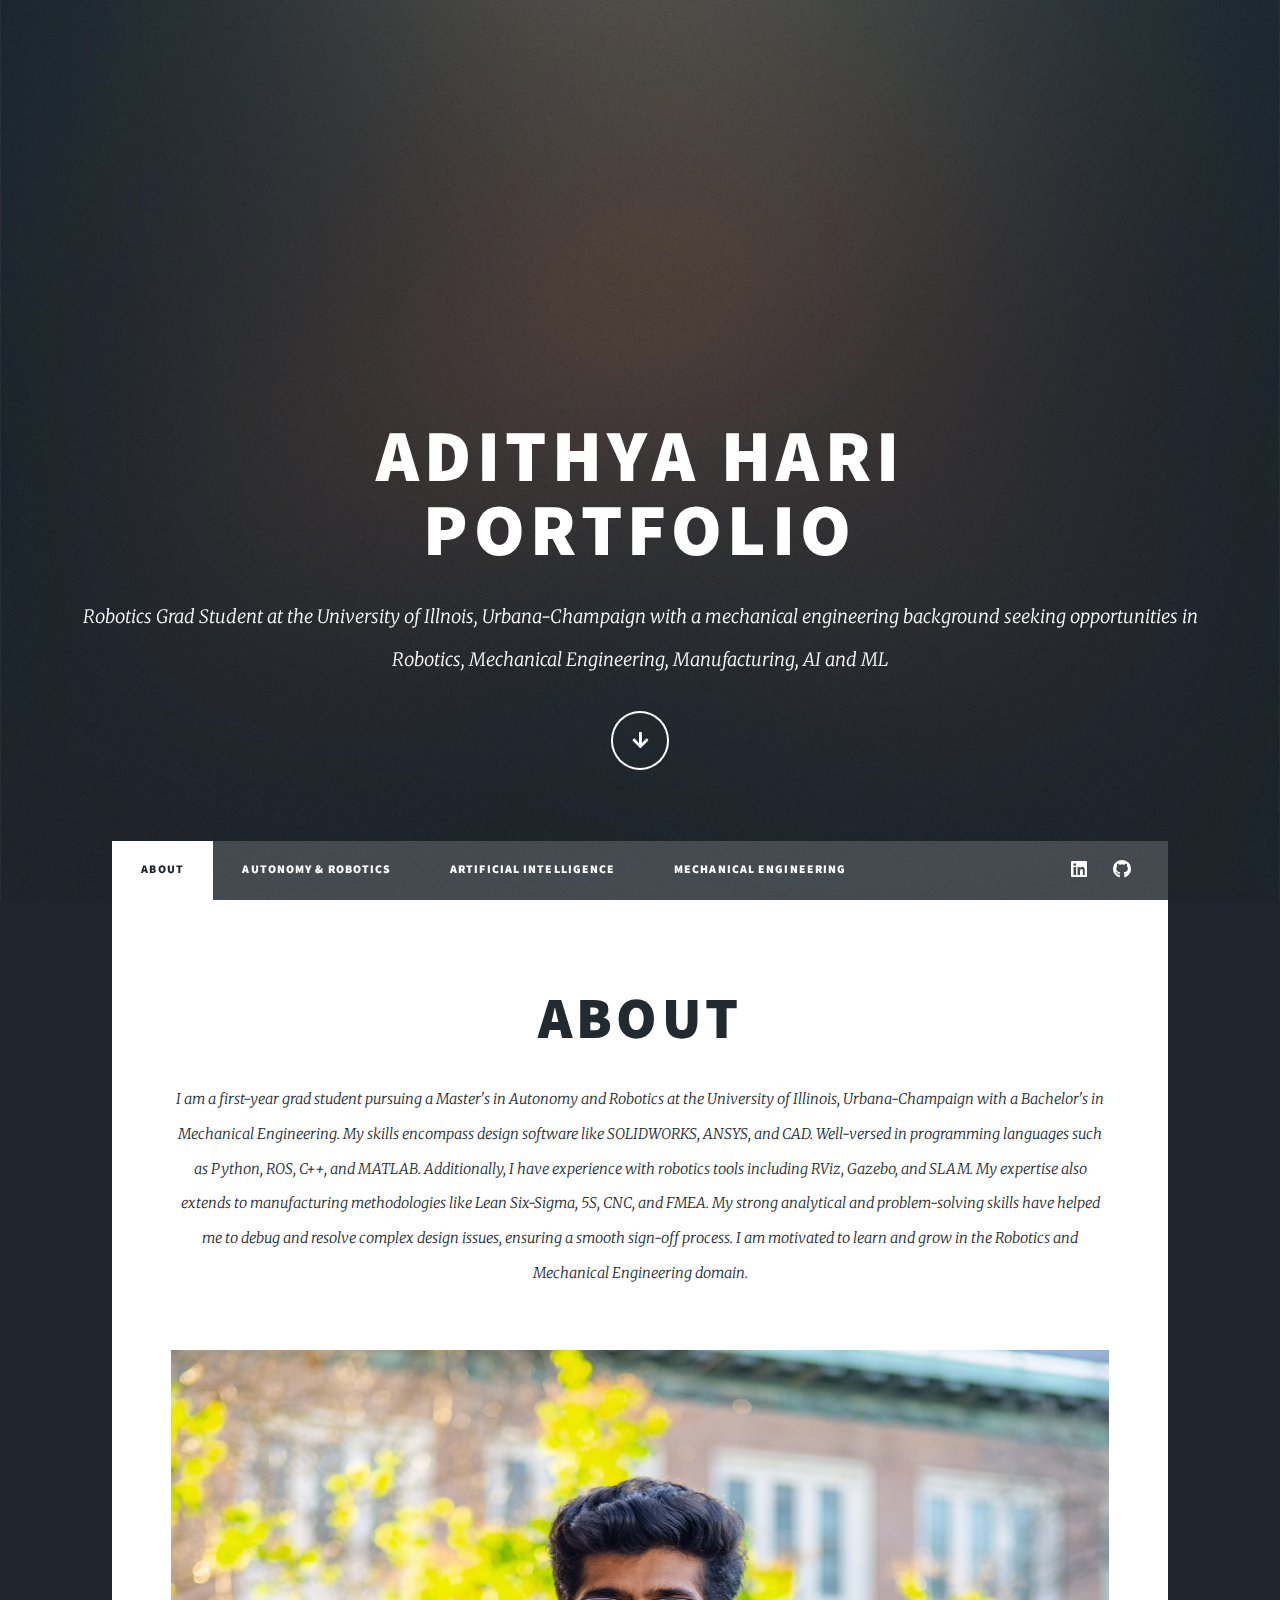
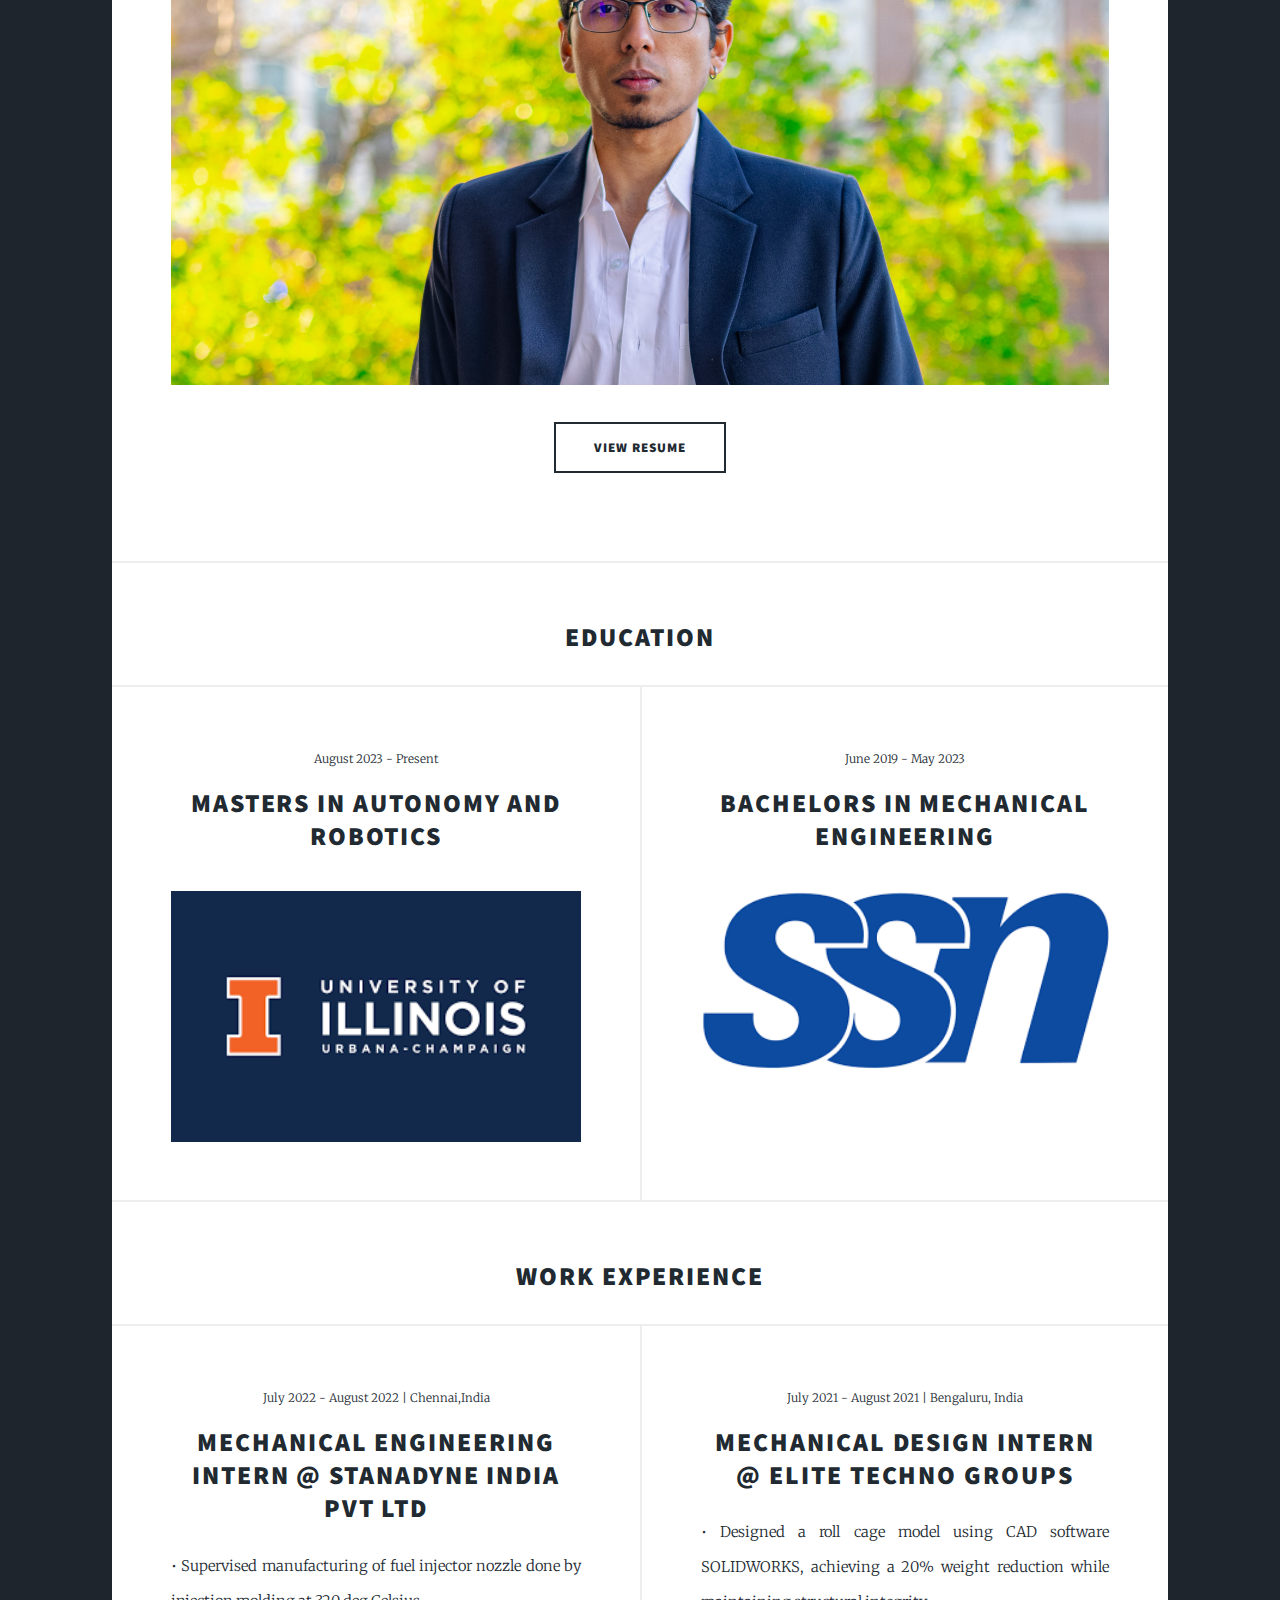
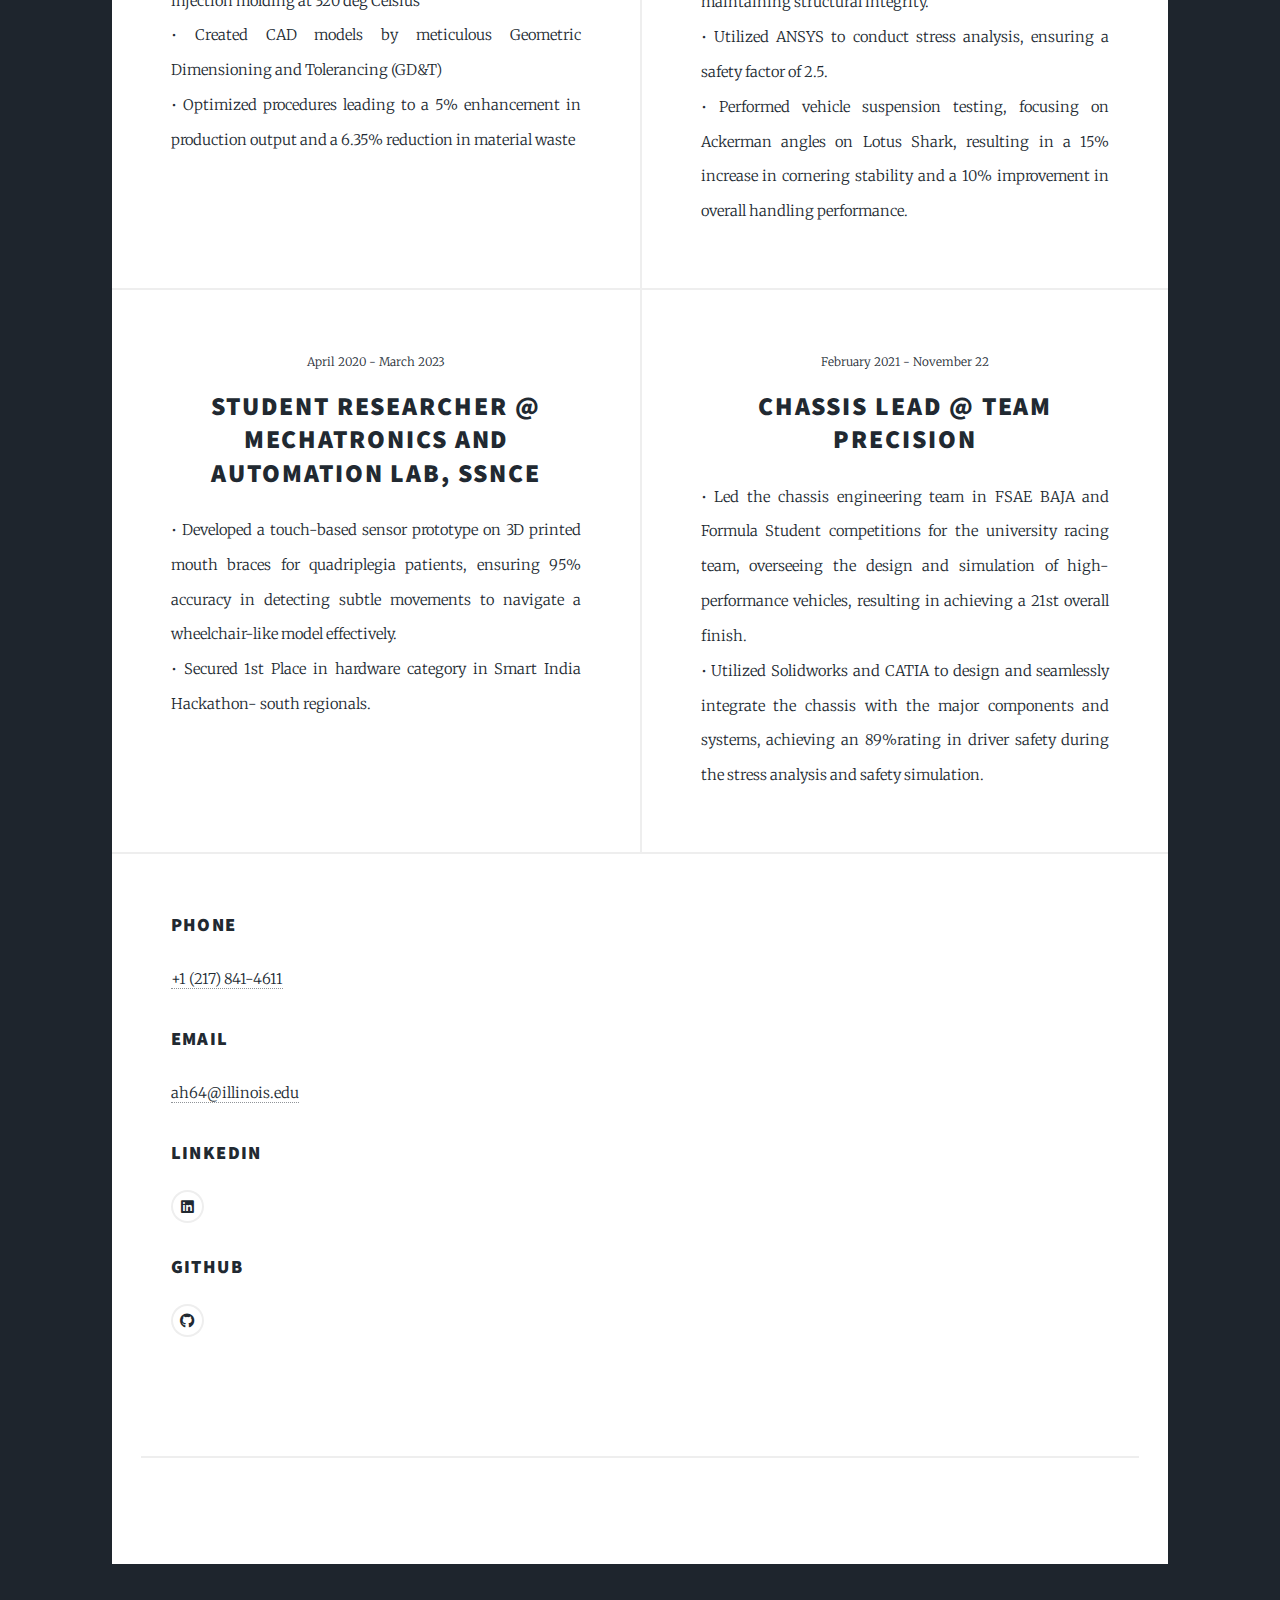
<file: index.html>
<!DOCTYPE HTML>
<!--
	Massively by HTML5 UP
	html5up.net | @ajlkn
	Free for personal and commercial use under the CCA 3.0 license (html5up.net/license)
-->
<html>
	<head>
		<title>Adithya Portfolio</title>
		<meta charset="utf-8" />
		<meta name="viewport" content="width=device-width, initial-scale=1, user-scalable=no" />
		<link rel="stylesheet" href="assets/css/main.css" />
		<noscript><link rel="stylesheet" href="assets/css/noscript.css" /></noscript>
	</head>
	<body class="is-preload">

		<!-- Wrapper -->
			<div id="wrapper" class="fade-in">

				<!-- Intro -->
					<div id="intro">
						<h1>Adithya Hari<br />
						Portfolio</h1>
						<p>Robotics Grad Student at the University of Illnois, Urbana-Champaign with a mechanical engineering background seeking opportunities in Robotics, Mechanical Engineering, Manufacturing, AI and ML</p>
						<ul class="actions">
							<li><a href="#header" class="button icon solid solo fa-arrow-down scrolly">Continue</a></li>
						</ul>
					</div>

				<!-- Header -->
					<header id="header">
						<a href="index.html" class="logo">About</a>
					</header>

				<!-- Nav -->
					<nav id="nav">
						<ul class="links">
							<li class="active"><a href="index.html">About</a></li>
							<li><a href="generic.html">Autonomy & Robotics</a></li>
							<li><a href="elements.html">Artificial Intelligence</a></li>
							<li><a href="mech.html">Mechanical Engineering</a></li>
						</ul>
						<ul class="icons">
							<li><a href="https://www.linkedin.com/in/adithyahari/" class="icon brands alt fa-linkedin"><span class="label">LinkedIn</span></a></li>
									<li><a href="https://github.com/Wolfwagner" class="icon brands alt fa-github"><span class="label">GitHub</span></a></li>
						</ul>
					</nav>

				<!-- Main -->
					<div id="main">

						<!-- Featured Post -->
							<article class="post featured">
								<header class="major">
									<h2><a href="#">About<br /></a></h2>
									<p>
										I am a first-year grad student pursuing a Master's in Autonomy and Robotics at the University of Illinois, Urbana-Champaign with a Bachelor's in Mechanical Engineering. My skills encompass design software like SOLIDWORKS, ANSYS, and CAD.  Well-versed in programming languages such as Python, ROS, C++, and MATLAB. Additionally, I have experience with robotics tools including RViz, Gazebo, and SLAM. My expertise also extends to manufacturing methodologies like Lean Six-Sigma, 5S, CNC, and FMEA. My strong analytical and problem-solving skills have helped me to debug and resolve complex design issues, ensuring a smooth sign-off process. I am motivated to learn and grow in the Robotics and Mechanical Engineering domain.
									</p>
								</header>
								<div class="image fit">
									<img src="./images/profile-pic.jpg" alt="" />
								</div>
								<ul class="actions special">
									<li><a href="./images/Resume.pdf" class="button large">View Resume</a></li>
								</ul>
							</article>

							<header class="major">
								<h2>Education</h2>
							</header>

						<!-- Posts -->
							<section class="posts">
								<article>
									<header>
										<span class="date">August 2023 - Present</span>
										<h2>Masters in Autonomy and Robotics</h2>
									</header>
									<div class="image fit">
										<img src="./images/uiuc2.png" alt="" />
									</div>
								</article>
								<article>
									<header>
										<span class="date">June 2019 - May 2023</span>
										<h2>Bachelors in Mechanical Engineering</h2>
									</header>
									<div class="image fit">
										<img src="./images/ssn.png" alt="" />
									</div>
								</article>
							</section>
							<header class="major">
								<h2>Work Experience</h2>
							</header>

							<section class ='posts'>

								<article>
									<header>
										<span class="date">July 2022 - August 2022 | Chennai,India</span>
										<h2>Mechanical Engineering Intern @ Stanadyne India Pvt Ltd</h2>
									</header>
									<p> • Supervised manufacturing of fuel injector nozzle done by injection molding at 320 deg Celsius <br>
										• Created CAD models by meticulous Geometric Dimensioning and Tolerancing (GD&T) <br>
										• Optimized procedures leading to a 5% enhancement in production output and a 6.35% reduction in material
										waste</p>
								</article>
								
								<article>
									<header>
										<span class="date">July 2021 - August 2021 | Bengaluru, India</span>
										<h2>Mechanical Design Intern @ Elite Techno Groups</h2> 
									</header>
									<p> • Designed a roll cage model using CAD software SOLIDWORKS, achieving a 20% weight reduction while
										maintaining structural integrity. <br>
										• Utilized ANSYS to conduct stress analysis, ensuring a safety factor of 2.5. <br>
										• Performed vehicle suspension testing, focusing on Ackerman angles on Lotus Shark, resulting in a 15%
										increase in cornering stability and a 10% improvement in overall handling performance.</p>
									</ul>
								</article>
								<article>  
									<header>
										<span class="date">April 2020 - March 2023</span>
										<h2>Student Researcher @ Mechatronics and Automation Lab, SSNCE</h2>
									</header>
									<p> • Developed a touch-based sensor prototype on 3D printed mouth braces for quadriplegia patients, ensuring 95%
										accuracy in detecting subtle movements to navigate a wheelchair-like model effectively. <br>
										• Secured 1st Place in hardware category in Smart India Hackathon- south regionals.</p>
								</article>
								<article>
									<header>
										<span class="date">February 2021 - November 22</span>
										<h2>Chassis Lead @ Team Precision</h2>
									</header>
									<p> • Led the chassis engineering team in FSAE BAJA and Formula Student competitions for the university racing team, overseeing the design and simulation of
										high-performance vehicles, resulting in achieving a 21st overall finish. <br>
										• Utilized Solidworks and CATIA to design and seamlessly integrate the chassis with the major components and systems, achieving
										an 89%rating in driver safety during the stress analysis and safety simulation.</p>
								</article>
							</section>

						

				
						<section class="split contact">
							<section>
								<h3>Phone</h3>
								<p><a href="#">+1 (217) 841-4611</a></p>
							</section>
							<section>
								<h3>Email</h3>
								<p><a href="#">ah64@illinois.edu</a></p>
							</section>
							<section>
								<h3>LinkedIn</h3>
								<ul class="icons alt">
									<li><a href="https://www.linkedin.com/in/adithyahari/" class="icon brands alt fa-linkedin"><span class="label">LinkedIn</span></a></li>
								</ul>
							</section>
							<section>
								<h3>Github</h3>
								<ul class="icons alt">
									<li><a href="https://github.com/Wolfwagner" class="icon brands alt fa-github"><span class="label">GitHub</span></a></li>
								</ul>
							</section>
						</section>
					</footer>

				<!-- Copyright -->
					<div id="copyright">
						<ul><li>&copy; Untitled</li><li>Design: <a href="https://html5up.net">HTML5 UP</a></li></ul>
					</div>

			</div>

		<!-- Scripts -->
			<script src="assets/js/jquery.min.js"></script>
			<script src="assets/js/jquery.scrollex.min.js"></script>
			<script src="assets/js/jquery.scrolly.min.js"></script>
			<script src="assets/js/browser.min.js"></script>
			<script src="assets/js/breakpoints.min.js"></script>
			<script src="assets/js/util.js"></script>
			<script src="assets/js/main.js"></script>

	</body>
</html>
</file>
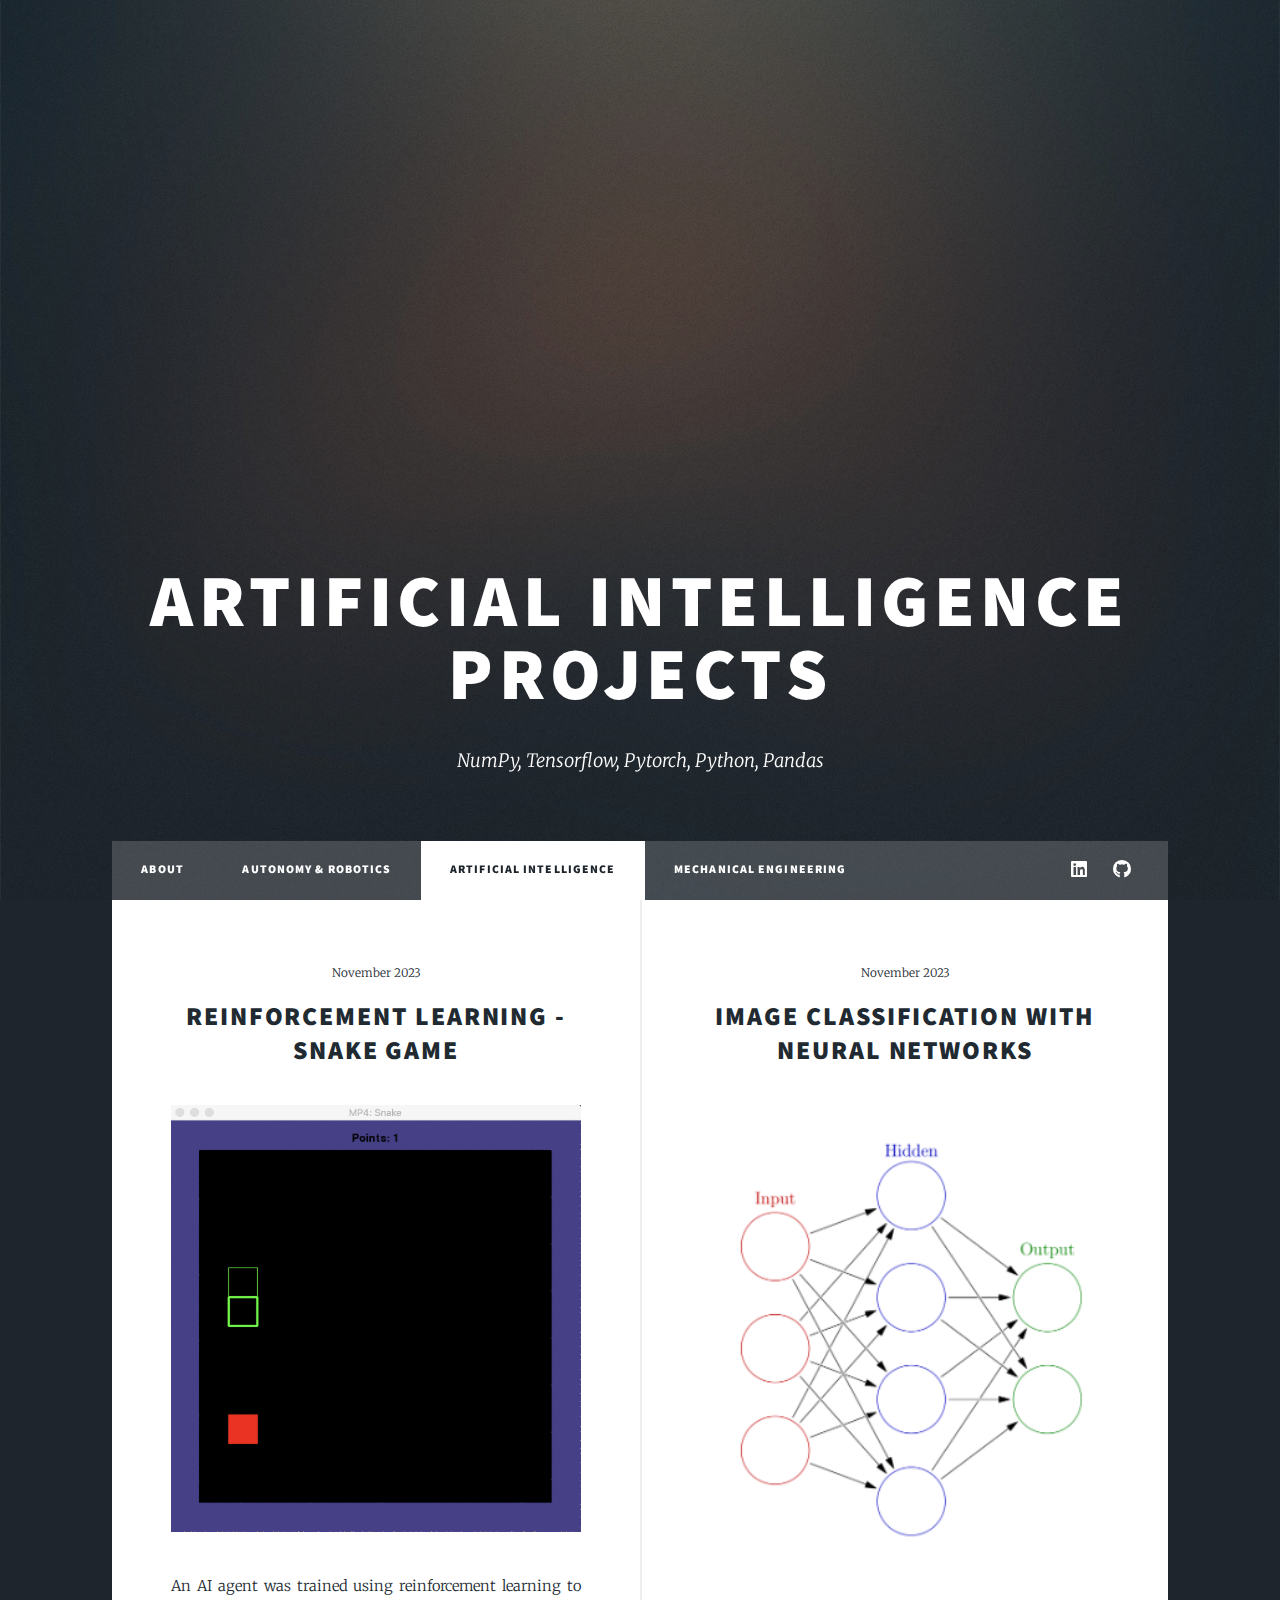
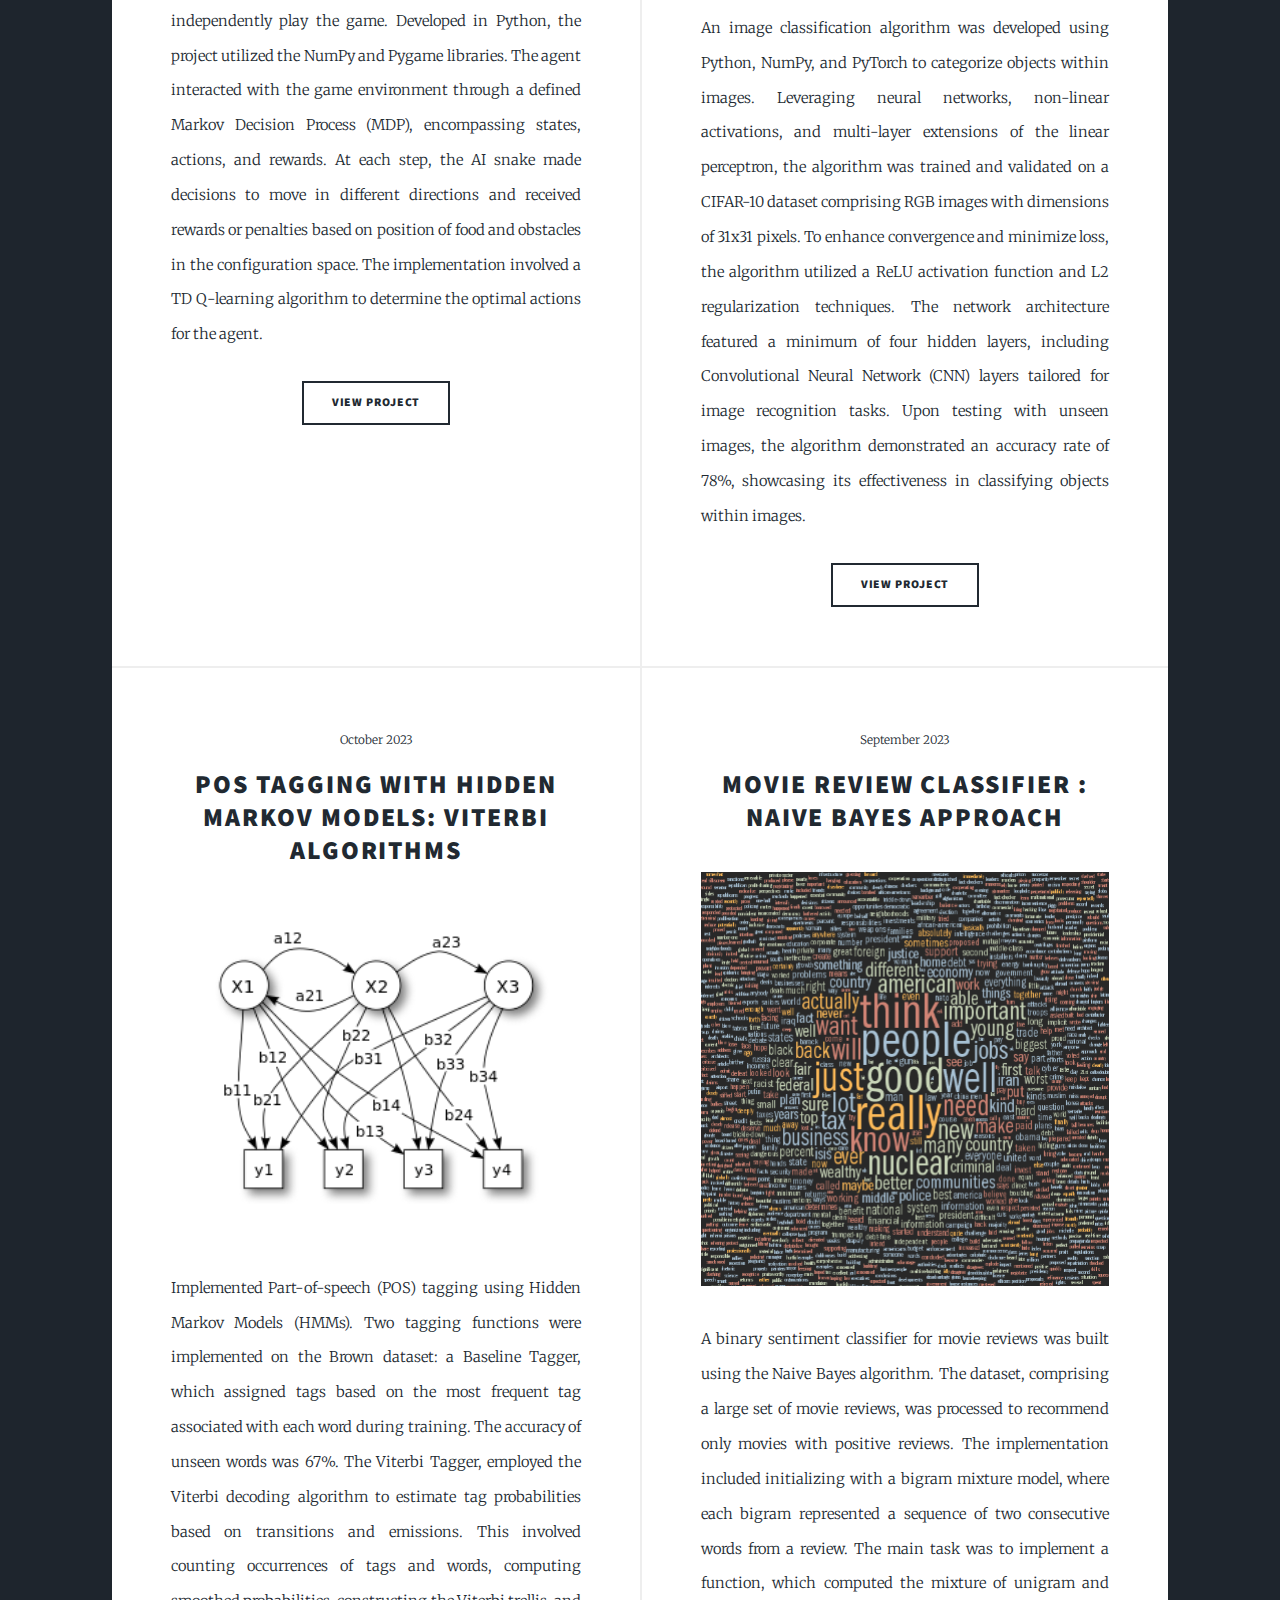
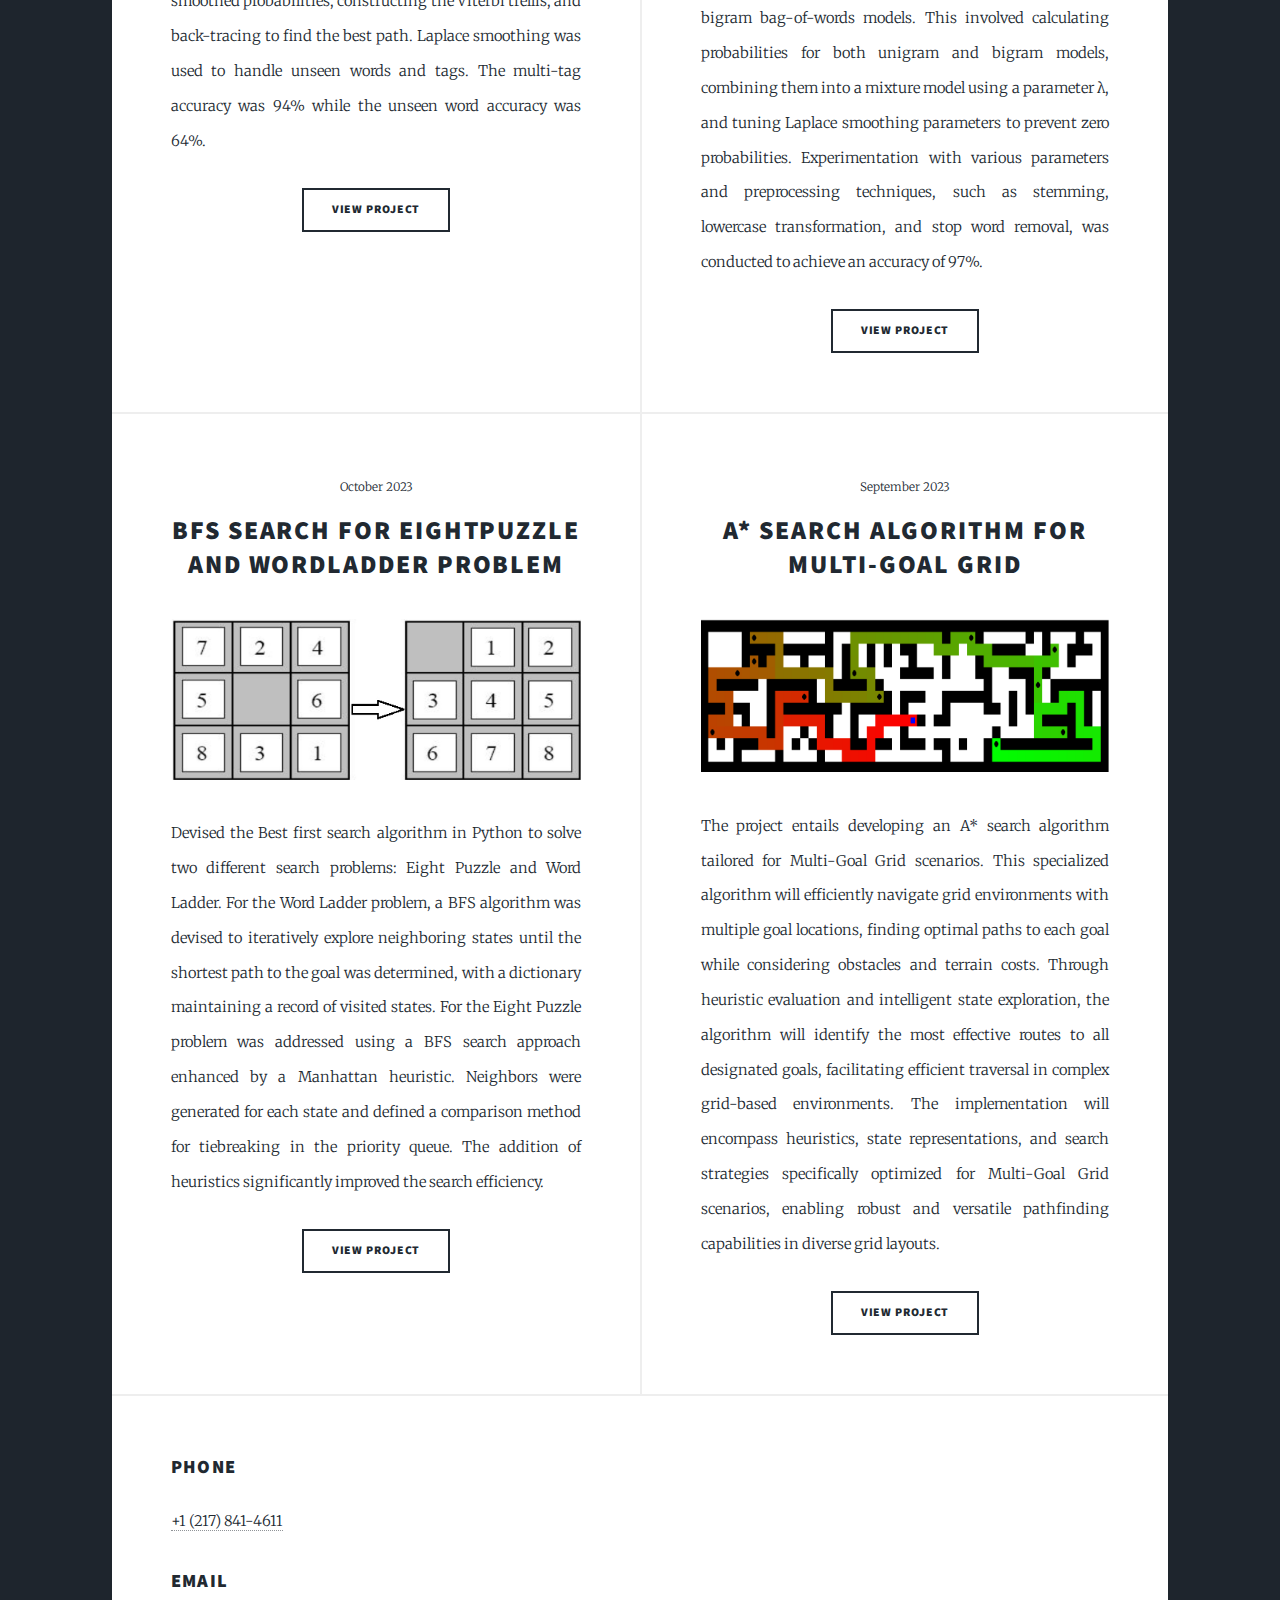
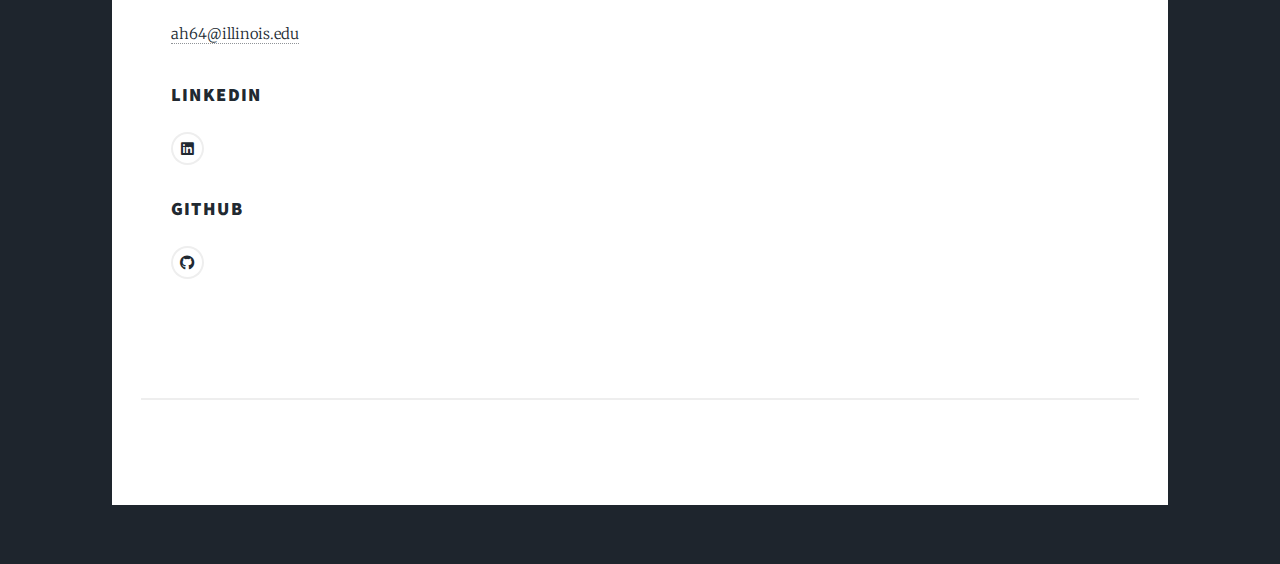
<file: elements.html>
<!DOCTYPE HTML>
<!--
	Massively by HTML5 UP
	html5up.net | @ajlkn
	Free for personal and commercial use under the CCA 3.0 license (html5up.net/license)
-->
<html>
	<head>
		<title>AI Projects</title>
		<meta charset="utf-8" />
		<meta name="viewport" content="width=device-width, initial-scale=1, user-scalable=no" />
		<link rel="stylesheet" href="assets/css/main.css" />
		<noscript><link rel="stylesheet" href="assets/css/noscript.css" /></noscript>
	</head>
	<body class="is-preload">

		<!-- Wrapper -->
			<div id="wrapper">

				<!-- Intro -->
				<div id="intro">
					<h1>Artificial Intelligence <br> projects</h1>
					<p>NumPy, Tensorflow, Pytorch, Python, Pandas </p>
				</div>

				<!-- Header -->
					<header id="header">
						<a href="index.html" class="logo">Projects</a>
					</header>

				<!-- Nav -->
					<nav id="nav">
						<ul class="links">
							<li><a href="index.html">About</a></li>
							<li><a href="generic.html">Autonomy & Robotics</a></li>
							<li class="active"><a href="elements.html">Artificial Intelligence</a></li>
							<li><a href="mech.html">Mechanical Engineering</a></li>
						</ul>
						<ul class="icons">
							<li><a href="https://www.linkedin.com/in/adithyahari/" class="icon brands alt fa-linkedin"><span class="label">LinkedIn</span></a></li>
							<li><a href="https://github.com/Wolfwagner" class="icon brands alt fa-github"><span class="label">GitHub</span></a></li>  
						</ul>
					</nav>

				<!-- Main -->
				<div id="main">

					<!-- Posts -->
					<section class="posts">
						<article>
							<header>
								<span class="date">November 2023</span>
								<h2>Reinforcement Learning - Snake game</h2>
							</header>
							<a href=""class="image fit"><img src="./AI pics/snake.gif" alt="" /></a>
							<p> 
								An AI agent was trained using reinforcement learning to independently play the game. Developed in Python, the project utilized the NumPy and Pygame libraries. The agent interacted with the game environment through a defined Markov Decision Process (MDP), encompassing states, actions, and rewards. At each step, the AI snake made decisions to move in different directions and received rewards or penalties based on position of food and obstacles in the configuration space. The implementation involved a TD Q-learning algorithm to determine the optimal actions for the agent.
							</p>
							<ul class="actions special">
								<li><a href="" class="button">View Project</a></li>
							</ul>
						</article>
						<article>
							<header>
								<span class="date">November 2023</span>
								<h2>Image Classification with neural networks</h2>
							</header>
							<a href="https://github.com/Wolfwagner/Artificial-Intelligence/tree/main/MP10%20-%20Neural%20Network%202" class="image fit"><img src="./AI pics/project-1.png" alt="" /></a>
							<p> 
								An image classification algorithm was developed using Python, NumPy, and PyTorch to categorize objects within images. Leveraging neural networks, non-linear activations, and multi-layer extensions of the linear perceptron, the algorithm was trained and validated on a CIFAR-10 dataset comprising RGB images with dimensions of 31x31 pixels. To enhance convergence and minimize loss, the algorithm utilized a ReLU activation function and L2 regularization techniques. The network architecture featured a minimum of four hidden layers, including Convolutional Neural Network (CNN) layers tailored for image recognition tasks. Upon testing with unseen images, the algorithm demonstrated an accuracy rate of 78%, showcasing its effectiveness in classifying objects within images.
							</p>
							<ul class="actions special">
								<li><a href="https://github.com/Wolfwagner/Artificial-Intelligence/tree/main/MP10%20-%20Neural%20Network%202" class="button">View Project</a></li>
							</ul>
						</article>
						<article>
							<header>
								<span class="date">October 2023</span>
								<h2>POS Tagging with Hidden Markov Models: Viterbi Algorithms</h2>
							</header>
							<a href="https://github.com/Wolfwagner/Artificial-Intelligence/tree/main/MP7%20-%20Hidden%20Markov%20Models%201" class="image fit"><img src="./AI pics/hmm.png" alt="" /></a>
							<p>
								Implemented Part-of-speech (POS) tagging using Hidden Markov Models (HMMs). Two tagging functions were implemented on the Brown dataset: a Baseline Tagger, which assigned tags based on the most frequent tag associated with each word during training. The accuracy of unseen words was 67%. The Viterbi Tagger, employed the Viterbi decoding algorithm to estimate tag probabilities based on transitions and emissions. This involved counting occurrences of tags and words, computing smoothed probabilities, constructing the Viterbi trellis, and back-tracing to find the best path. Laplace smoothing was used to handle unseen words and tags. The multi-tag accuracy was 94% while the unseen word accuracy was 64%.
							</p>
							<ul class="actions special">
								<li><a href="https://github.com/Wolfwagner/Artificial-Intelligence/tree/main/MP7%20-%20Hidden%20Markov%20Models%201" class="button">View Project</a></li>
							</ul>
						</article>
						<article>
							<header>
								<span class="date">September 2023</span>
								<h2>Movie Review classifier : Naive Bayes approach</h2>
							</header>
							<a href="https://github.com/Wolfwagner/Artificial-Intelligence/tree/main/MP2%20-%20Bigram%20Naive%20Bayes" class="image fit"><img src="./AI pics/movie.png" alt="" /></a>
							<p>
                                A binary sentiment classifier for movie reviews was built using the Naive Bayes algorithm. The dataset, comprising a large set of movie reviews, was processed to recommend only movies with positive reviews. The implementation included initializing with a bigram mixture model, where each bigram represented a sequence of two consecutive words from a review. The main task was to implement a function, which computed the mixture of unigram and bigram bag-of-words models. This involved calculating probabilities for both unigram and bigram models, combining them into a mixture model using a parameter λ, and tuning Laplace smoothing parameters to prevent zero probabilities. Experimentation with various parameters and preprocessing techniques, such as stemming, lowercase transformation, and stop word removal, was conducted to achieve an accuracy of 97%.
							</p>
							<ul class="actions special">
								<li><a href="https://github.com/Wolfwagner/Artificial-Intelligence/tree/main/MP2%20-%20Bigram%20Naive%20Bayes" class="button">View Project</a></li>
							</ul>
						</article>
						<article>
							<header>
								<span class="date">October 2023</span>
								<h2>BFS search for Eightpuzzle and WordLadder problem</h2>
							</header>
							<a href="https://github.com/Wolfwagner/Artificial-Intelligence/tree/main/MP3%20-%20Search%20Part%201" class="image fit"><img src="./AI pics/puzzle.jpg" alt="" /></a>
							<p>
								Devised the Best first search algorithm in Python to solve two different search problems: Eight Puzzle and Word Ladder. For the Word Ladder problem, a BFS algorithm was devised to iteratively explore neighboring states until the shortest path to the goal was determined, with a dictionary maintaining a record of visited states. For the Eight Puzzle problem was addressed using a BFS search approach enhanced by a Manhattan heuristic. Neighbors were generated for each state and defined a comparison method for tiebreaking in the priority queue. The addition of heuristics significantly improved the search efficiency.
							</p>
							<ul class="actions special">
								<li><a href="https://github.com/Wolfwagner/Artificial-Intelligence/tree/main/MP3%20-%20Search%20Part%201" class="button">View Project</a></li>
							</ul>
						</article>
						<article>
							<header>
								<span class="date">September 2023</span>
								<h2>A* search algorithm for Multi-Goal Grid</h2>
							</header>
							<a href="https://github.com/Wolfwagner/Artificial-Intelligence/tree/main/MP4%20-%20Search%20Part%202%20(Grid%20Search)" class="image fit"><img src="./AI pics/grid.png" alt="" /></a>
							<p>
                                The project entails developing an A* search algorithm tailored for Multi-Goal Grid scenarios. This specialized algorithm will efficiently navigate grid environments with multiple goal locations, finding optimal paths to each goal while considering obstacles and terrain costs. Through heuristic evaluation and intelligent state exploration, the algorithm will identify the most effective routes to all designated goals, facilitating efficient traversal in complex grid-based environments. The implementation will encompass heuristics, state representations, and search strategies specifically optimized for Multi-Goal Grid scenarios, enabling robust and versatile pathfinding capabilities in diverse grid layouts.
							</p>
							<ul class="actions special">
								<li><a href="https://github.com/Wolfwagner/Artificial-Intelligence/tree/main/MP4%20-%20Search%20Part%202%20(Grid%20Search)" class="button">View Project</a></li>
							</ul>
						</article>
					</section>

					<section class="split contact">
						<section>
							<h3>Phone</h3>
							<p><a href="#">+1 (217) 841-4611</a></p>
						</section>
						<section>
							<h3>Email</h3>
							<p><a href="#">ah64@illinois.edu</a></p>
						</section>
						<section>
							<h3>LinkedIn</h3>
							<ul class="icons alt">
								<li><a href="https://www.linkedin.com/in/adithyahari/" class="icon brands alt fa-linkedin"><span class="label">LinkedIn</span></a></li>
							</ul>
						</section>
						<section>
							<h3>Github</h3>
							<ul class="icons alt">
								<li><a href="https://github.com/Wolfwagner" class="icon brands alt fa-github"><span class="label">GitHub</span></a></li>
							</ul>
						</section>
					</section>
				</footer>

					

				<!-- Copyright -->
					<div id="copyright">
						<ul><li>&copy; Untitled</li><li>Design: <a href="https://html5up.net">HTML5 UP</a></li></ul>
					</div>

			</div>

		<!-- Scripts -->
			<script src="assets/js/jquery.min.js"></script>
			<script src="assets/js/jquery.scrollex.min.js"></script>
			<script src="assets/js/jquery.scrolly.min.js"></script>
			<script src="assets/js/browser.min.js"></script>
			<script src="assets/js/breakpoints.min.js"></script>
			<script src="assets/js/util.js"></script>
			<script src="assets/js/main.js"></script>

	</body>
</html>
</file>
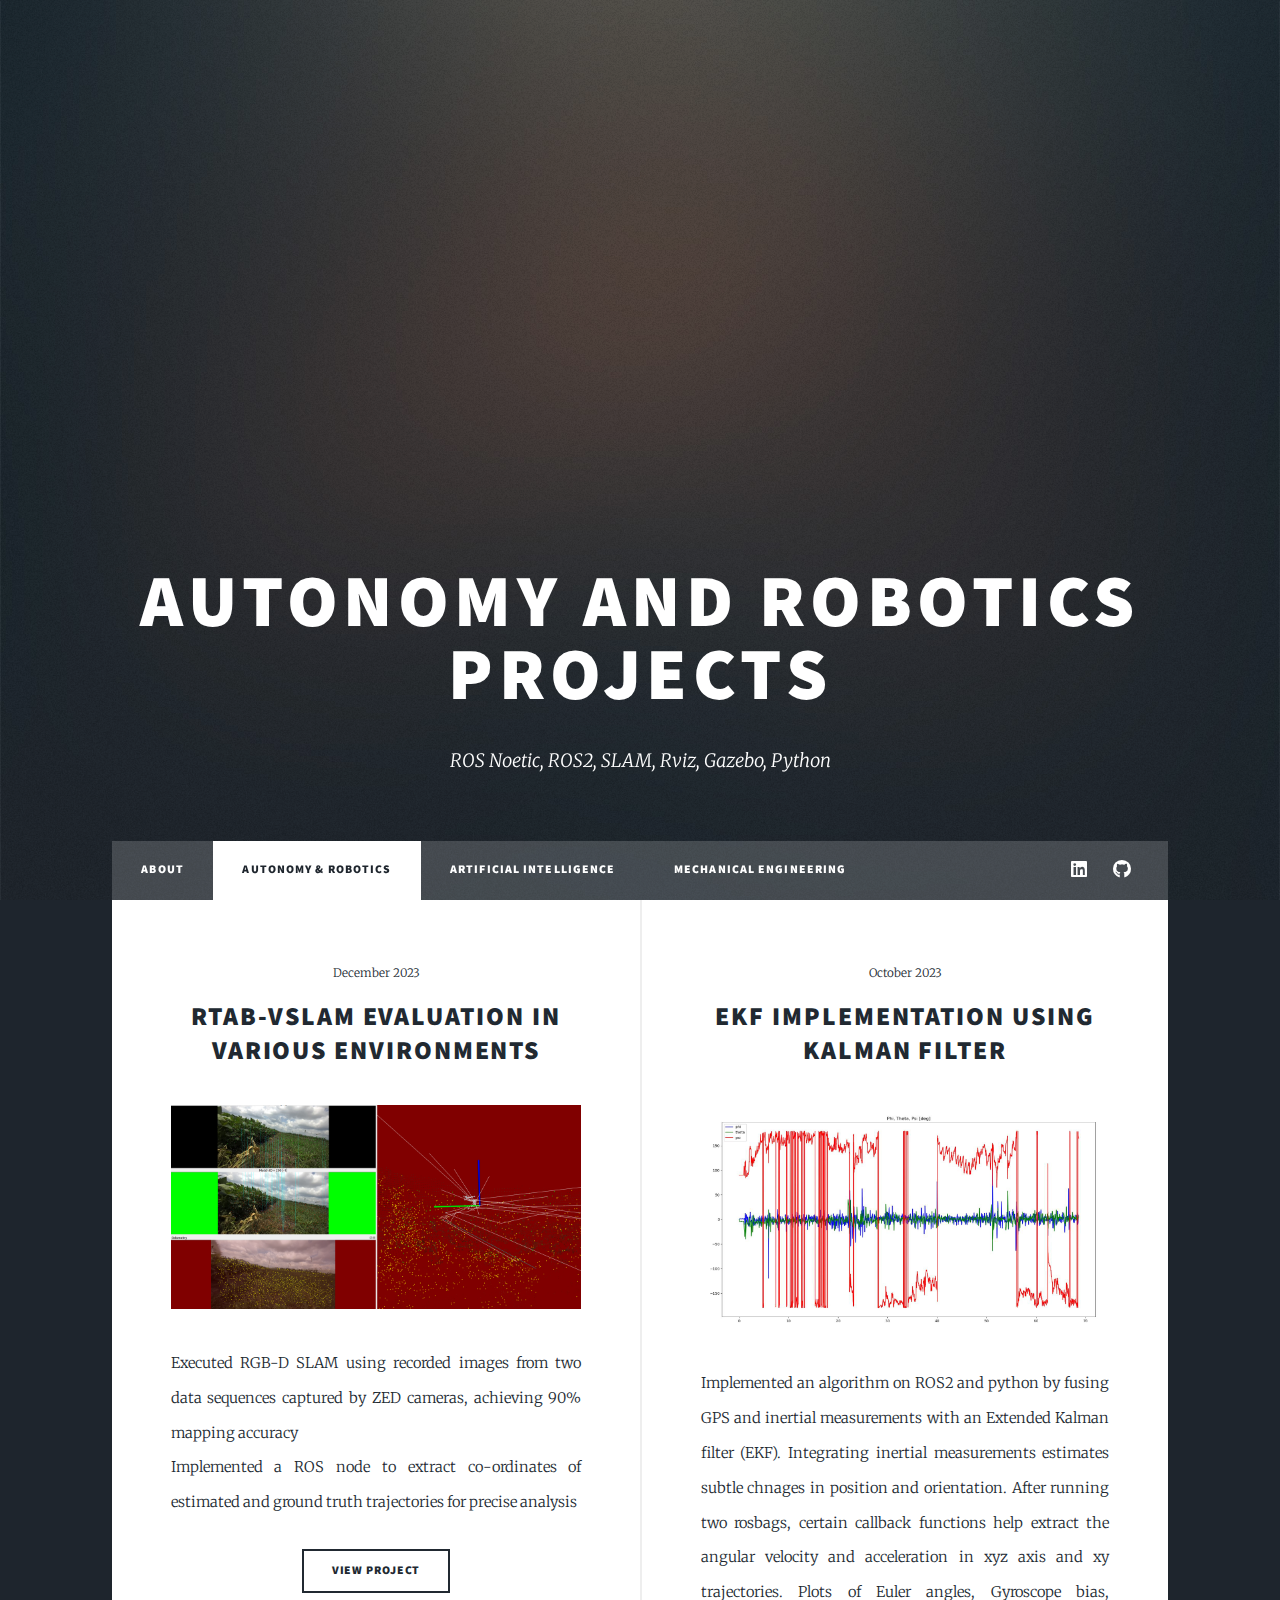
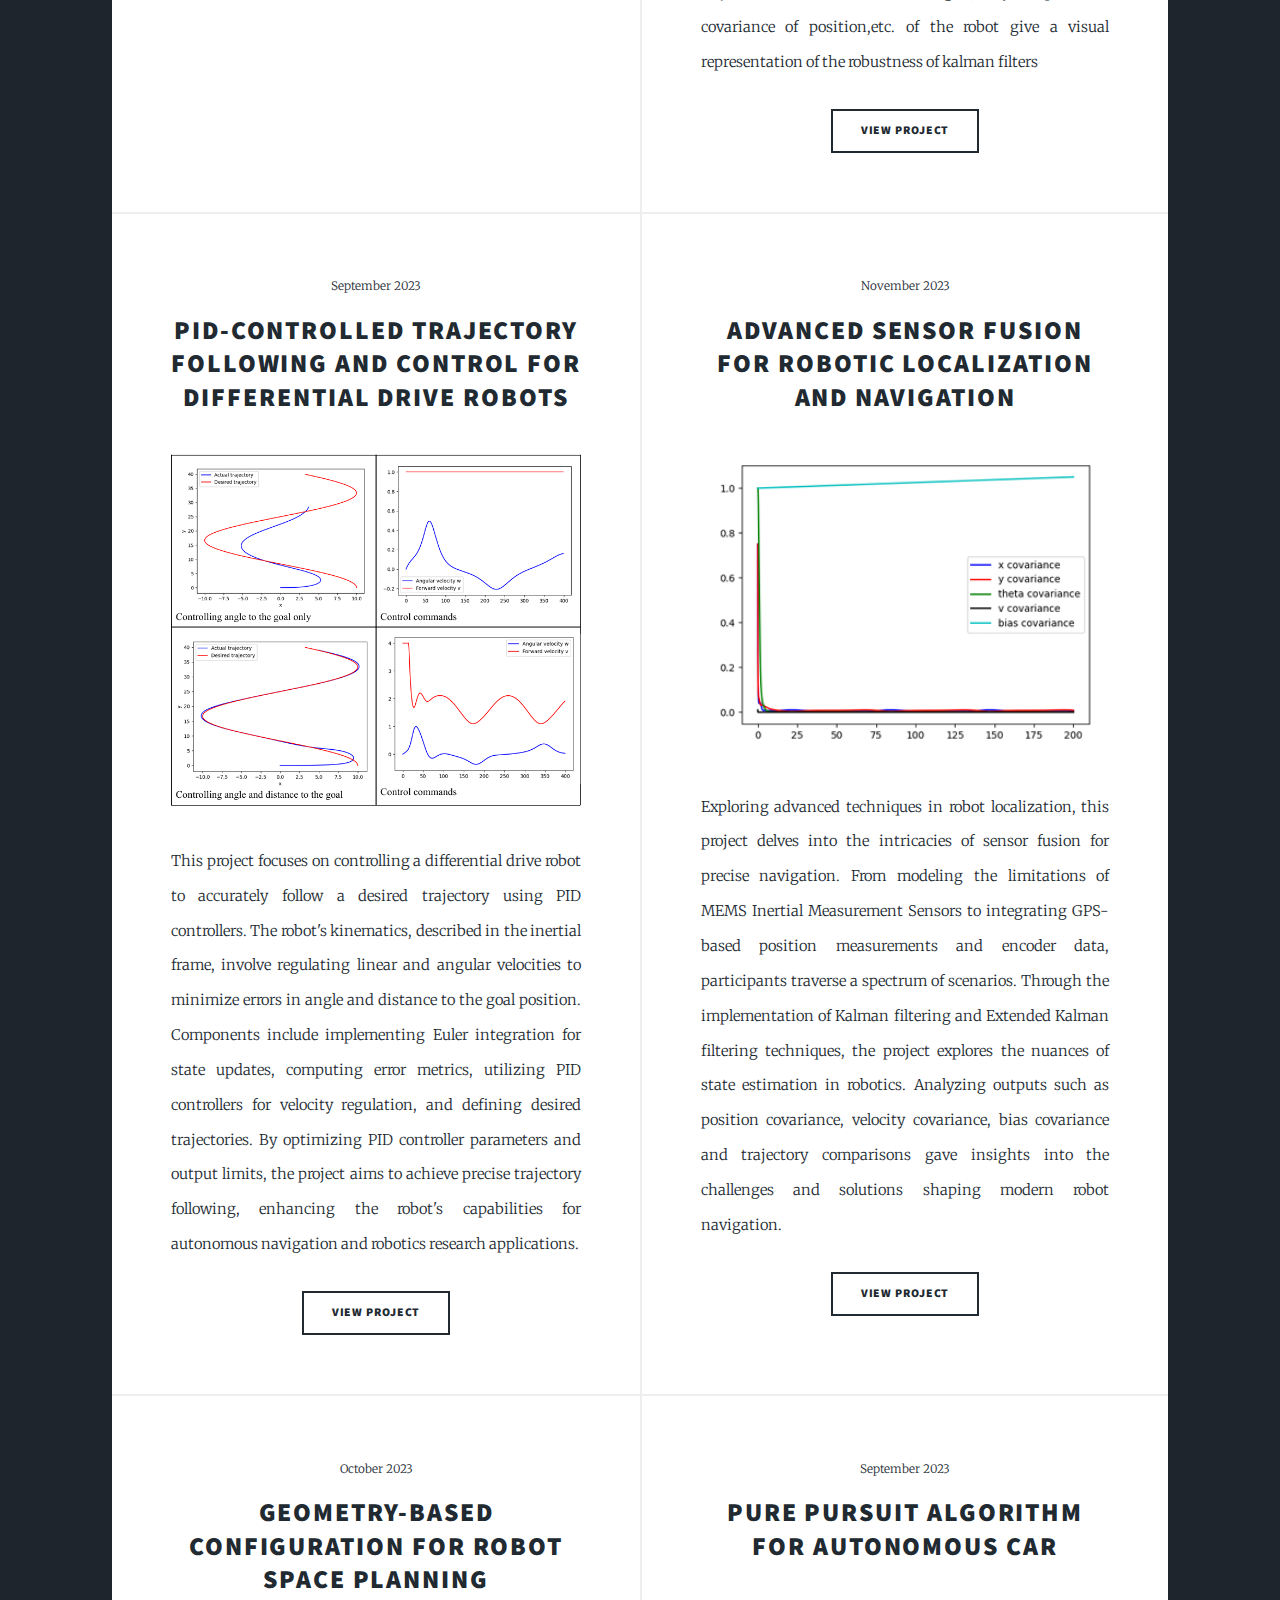
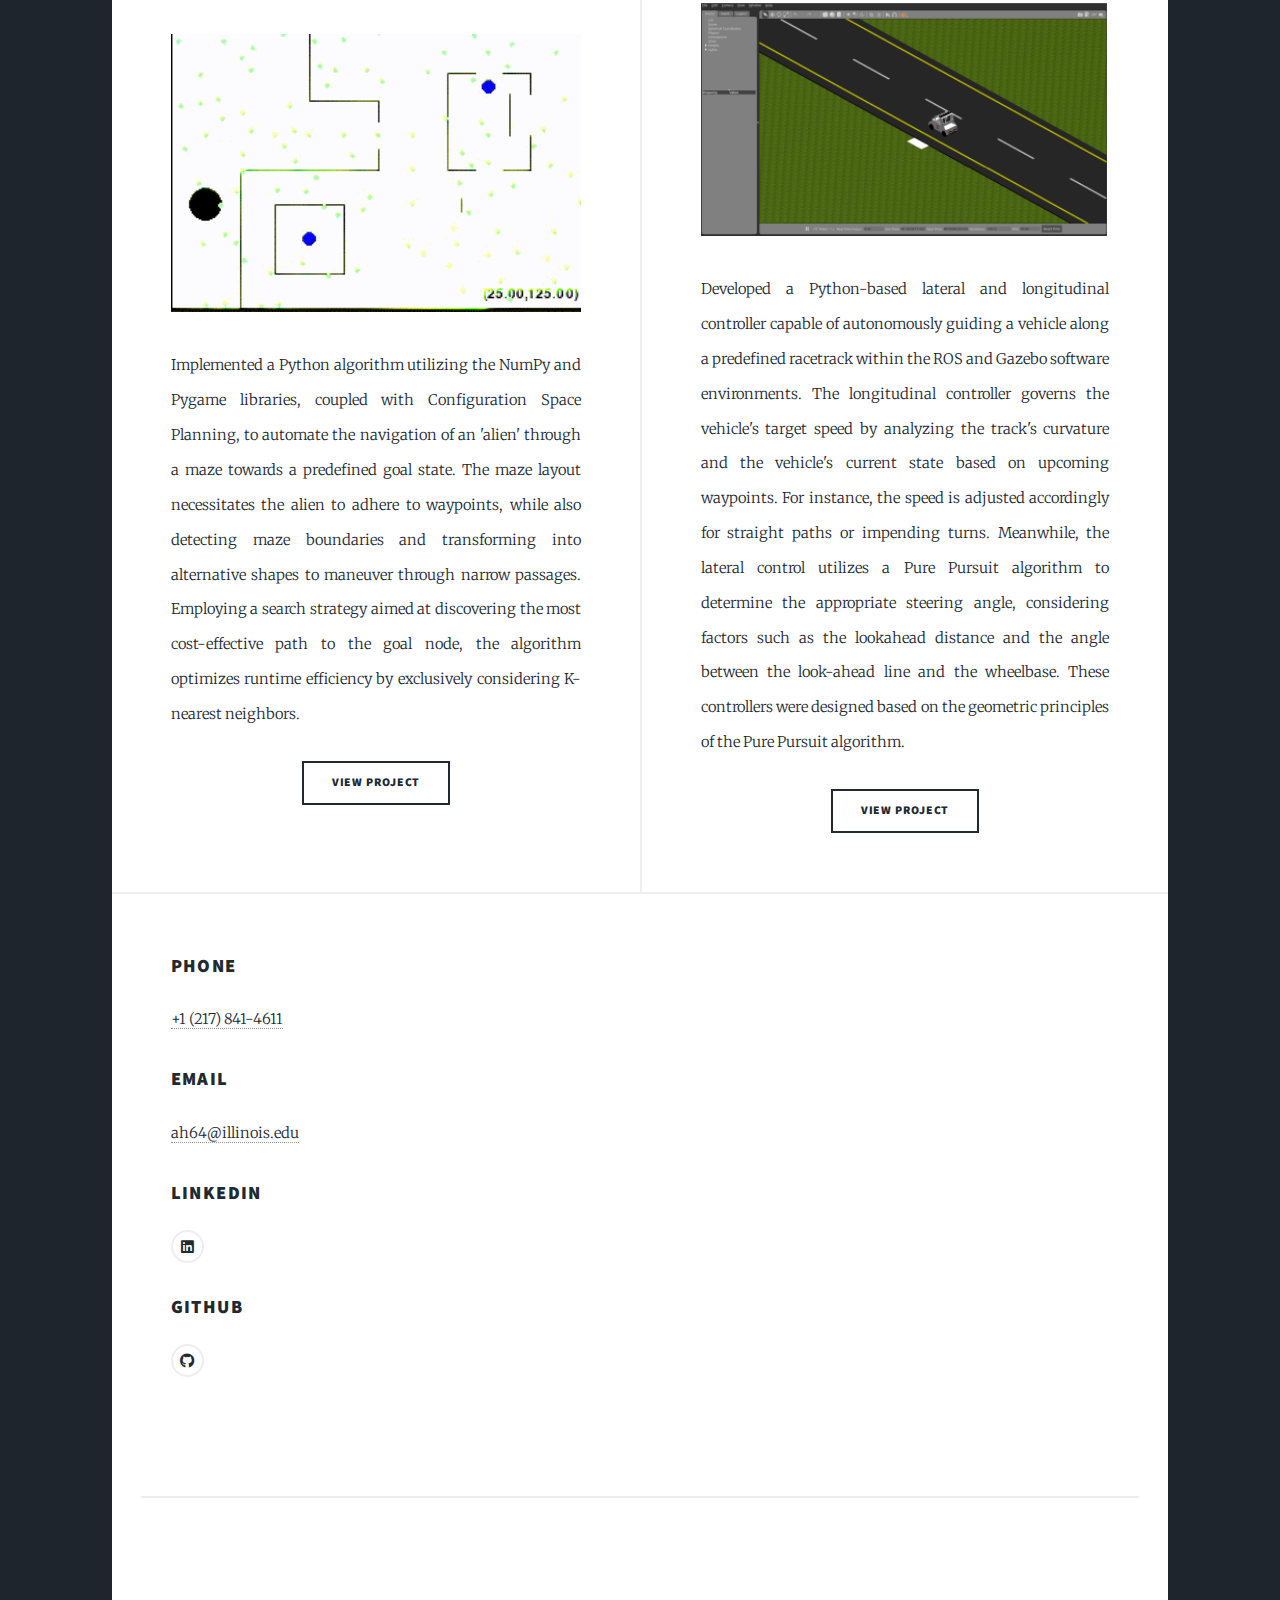
<file: generic.html>
<!DOCTYPE HTML>
<!--
	Massively by HTML5 UP
	html5up.net | @ajlkn
	Free for personal and commercial use under the CCA 3.0 license (html5up.net/license)
-->
<html>
	<head>
		<title>Robotics</title>
		<meta charset="utf-8" />
		<meta name="viewport" content="width=device-width, initial-scale=1, user-scalable=no" />
		<link rel="stylesheet" href="assets/css/main.css" />
		<noscript><link rel="stylesheet" href="assets/css/noscript.css" /></noscript>
	</head>
	<body class="is-preload">

		<!-- Wrapper -->
			<div id="wrapper">

				<!-- Intro -->
				<div id="intro">
					<h1>Autonomy and Robotics Projects</h1>
					<p>ROS Noetic, ROS2, SLAM, Rviz, Gazebo, Python</p>
				</div>

				<!-- Header -->
					<header id="header">
						<a href="index.html" class="logo">Projects</a>
					</header>

				<!-- Nav -->
					<nav id="nav">
						<ul class="links">
							<li><a href="index.html">About</a></li>
							<li class="active"><a href="generic.html">Autonomy & Robotics</a></li>
							<li><a href="elements.html">Artificial Intelligence</a></li>
							<li><a href="mech.html">Mechanical Engineering</a></li>
						</ul>
						<ul class="icons">
							<li><a href="https://www.linkedin.com/in/adithyahari/" class="icon brands alt fa-linkedin"><span class="label">LinkedIn</span></a></li>
							<li><a href="https://github.com/Wolfwagner" class="icon brands alt fa-github"><span class="label">GitHub</span></a></li>  
						</ul>
					</nav>

				<!-- Main -->
					<div id="main">

						<!-- Posts -->
						<section class="posts">
							<article>
								<header>
									<span class="date">December 2023</span>
									<h2>RTAB-vSLAM evaluation in various environments</h2>
								</header>
								<a href="https://github.com/Wolfwagner/Mobile-Robotics/tree/main/RTAB"class="image fit"><img src="./Robotics Projects pics/Rtab.png" alt="" /></a>
								<p> Executed RGB-D SLAM using recorded images from two data sequences captured by ZED cameras, achieving
									90% mapping accuracy <br>
									Implemented a ROS node to extract co-ordinates of estimated and ground truth trajectories for precise analysis</p>
								<ul class="actions special">
									<li><a href="https://github.com/Wolfwagner/Mobile-Robotics/tree/main/RTAB" class="button">View Project</a></li>
								</ul>
							</article>
							<article>
								<header>
									<span class="date">October 2023</span>
									<h2>EKF implementation using Kalman filter</h2>
								</header>
								<a href="https://github.com/Wolfwagner/Mobile-Robotics/tree/main/Coding%20Exercise%202" class="image fit"><img src="./Robotics Projects pics/ekf.png" alt="" /></a>
								<p>Implemented an algorithm on ROS2 and python by fusing GPS and inertial measurements with an Extended Kalman filter (EKF). Integrating inertial measurements estimates subtle chnages in position and orientation. After running two rosbags, certain callback functions help extract the angular velocity and acceleration in xyz axis and xy trajectories. Plots of Euler angles, Gyroscope bias, covariance of position,etc. of the robot  give a visual representation of the robustness of kalman filters </p>
								<ul class="actions special">
									<li><a href="https://github.com/Wolfwagner/Mobile-Robotics/tree/main/Coding%20Exercise%202" class="button">View Project</a></li>
								</ul>
							</article>
							<article>
								<header>
									<span class="date">September 2023</span>
									<h2>PID-Controlled Trajectory Following and Control for Differential Drive Robots</h2>
								</header>
								<a href="https://github.com/Wolfwagner/Mobile-Robotics/tree/main/Problem%20set%202" class="image fit"><img src="./Robotics Projects pics/ps2.png" alt="" /></a>
								<p>
									This project focuses on controlling a differential drive robot to accurately follow a desired trajectory using PID controllers. The robot's kinematics, described in the inertial frame, involve regulating linear and angular velocities to minimize errors in angle and distance to the goal position. Components include implementing Euler integration for state updates, computing error metrics, utilizing PID controllers for velocity regulation, and defining desired trajectories. By optimizing PID controller parameters and output limits, the project aims to achieve precise trajectory following, enhancing the robot's capabilities for autonomous navigation and robotics research applications.
								</p>
								<ul class="actions special">
									<li><a href="https://github.com/Wolfwagner/Mobile-Robotics/tree/main/Problem%20set%202" class="button">View Project</a></li>
								</ul>
							</article>
							<article>
								<header>
									<span class="date">November 2023</span>
									<h2>Advanced Sensor Fusion for Robotic Localization and Navigation</h2>
								</header>
								<a href="https://github.com/Wolfwagner/Mobile-Robotics/tree/main/problem%20set%203" class="image fit"><img src="./Robotics Projects pics/ps3.png" alt="" /></a>
								<p>
									Exploring advanced techniques in robot localization, this project delves into the intricacies of sensor fusion for precise navigation. From modeling the limitations of MEMS Inertial Measurement Sensors to integrating GPS-based position measurements and encoder data, participants traverse a spectrum of scenarios. Through the implementation of Kalman filtering and Extended Kalman filtering techniques, the project explores the nuances of state estimation in robotics. Analyzing outputs such as position covariance, velocity covariance, bias covariance and trajectory comparisons gave insights into the challenges and solutions shaping modern robot navigation.
								</p>
								<ul class="actions special">
									<li><a href="https://github.com/Wolfwagner/Mobile-Robotics/tree/main/problem%20set%203" class="button">View Project</a></li>
								</ul>
							</article>
							<article>
								<header>
									<span class="date">October 2023</span>
									<h2>Geometry-Based Configuration for Robot Space Planning</h2>
								</header>
								<a href="https://github.com/Wolfwagner/Artificial-Intelligence/tree/main/MP5%20-%20Robot%20Geometry" class="image fit"><img src="./Robotics Projects pics/project-3.gif" alt="" /></a>
								<p>
									
Implemented a Python algorithm utilizing the NumPy and Pygame libraries, coupled with Configuration Space Planning, to automate the navigation of an 'alien' through a maze towards a predefined goal state. The maze layout necessitates the alien to adhere to waypoints, while also detecting maze boundaries and transforming into alternative shapes to maneuver through narrow passages. Employing a search strategy aimed at discovering the most cost-effective path to the goal node, the algorithm optimizes runtime efficiency by exclusively considering K-nearest neighbors.
								</p>
								<ul class="actions special">
									<li><a href="https://github.com/Wolfwagner/Artificial-Intelligence/tree/main/MP5%20-%20Robot%20Geometry" class="button">View Project</a></li>
								</ul>
							</article>
							<article>
								<header>
									<span class="date">September 2023</span>
									<h2>Pure Pursuit Algorithm for Autonomous Car</h2>
								</header>
								<a href="#" class="image fit"><img src="./Robotics Projects pics/psa1.png" alt="" /></a>
								<p>
									Developed a Python-based lateral and longitudinal controller capable of autonomously guiding a vehicle along a predefined racetrack within the ROS and Gazebo software environments. The longitudinal controller governs the vehicle's target speed by analyzing the track's curvature and the vehicle's current state based on upcoming waypoints. For instance, the speed is adjusted accordingly for straight paths or impending turns. Meanwhile, the lateral control utilizes a Pure Pursuit algorithm to determine the appropriate steering angle, considering factors such as the lookahead distance and the angle between the look-ahead line and the wheelbase. These controllers were designed based on the geometric principles of the Pure Pursuit algorithm.
								</p>
								<ul class="actions special">
									<li><a href="#" class="button">View Project</a></li>
								</ul>
							</article>
						</section>

						<section class="split contact">
							<section>
								<h3>Phone</h3>
								<p><a href="#">+1 (217) 841-4611</a></p>
							</section>
							<section>
								<h3>Email</h3>
								<p><a href="#">ah64@illinois.edu</a></p>
							</section>
							<section>
								<h3>LinkedIn</h3>
								<ul class="icons alt">
									<li><a href="https://www.linkedin.com/in/adithyahari/" class="icon brands alt fa-linkedin"><span class="label">LinkedIn</span></a></li>
								</ul>
							</section>
							<section>
								<h3>Github</h3>
								<ul class="icons alt">
									<li><a href="https://github.com/Wolfwagner" class="icon brands alt fa-github"><span class="label">GitHub</span></a></li>
								</ul>
							</section>
						</section>
					</footer>

				

				<!-- Copyright -->
					<div id="copyright">
						<ul><li>&copy; Untitled</li><li>Design: <a href="https://html5up.net">HTML5 UP</a></li></ul>
					</div>

			</div>

		<!-- Scripts -->
			<script src="assets/js/jquery.min.js"></script>
			<script src="assets/js/jquery.scrollex.min.js"></script>
			<script src="assets/js/jquery.scrolly.min.js"></script>
			<script src="assets/js/browser.min.js"></script>
			<script src="assets/js/breakpoints.min.js"></script>
			<script src="assets/js/util.js"></script>
			<script src="assets/js/main.js"></script>

	</body>
</html>
</file>
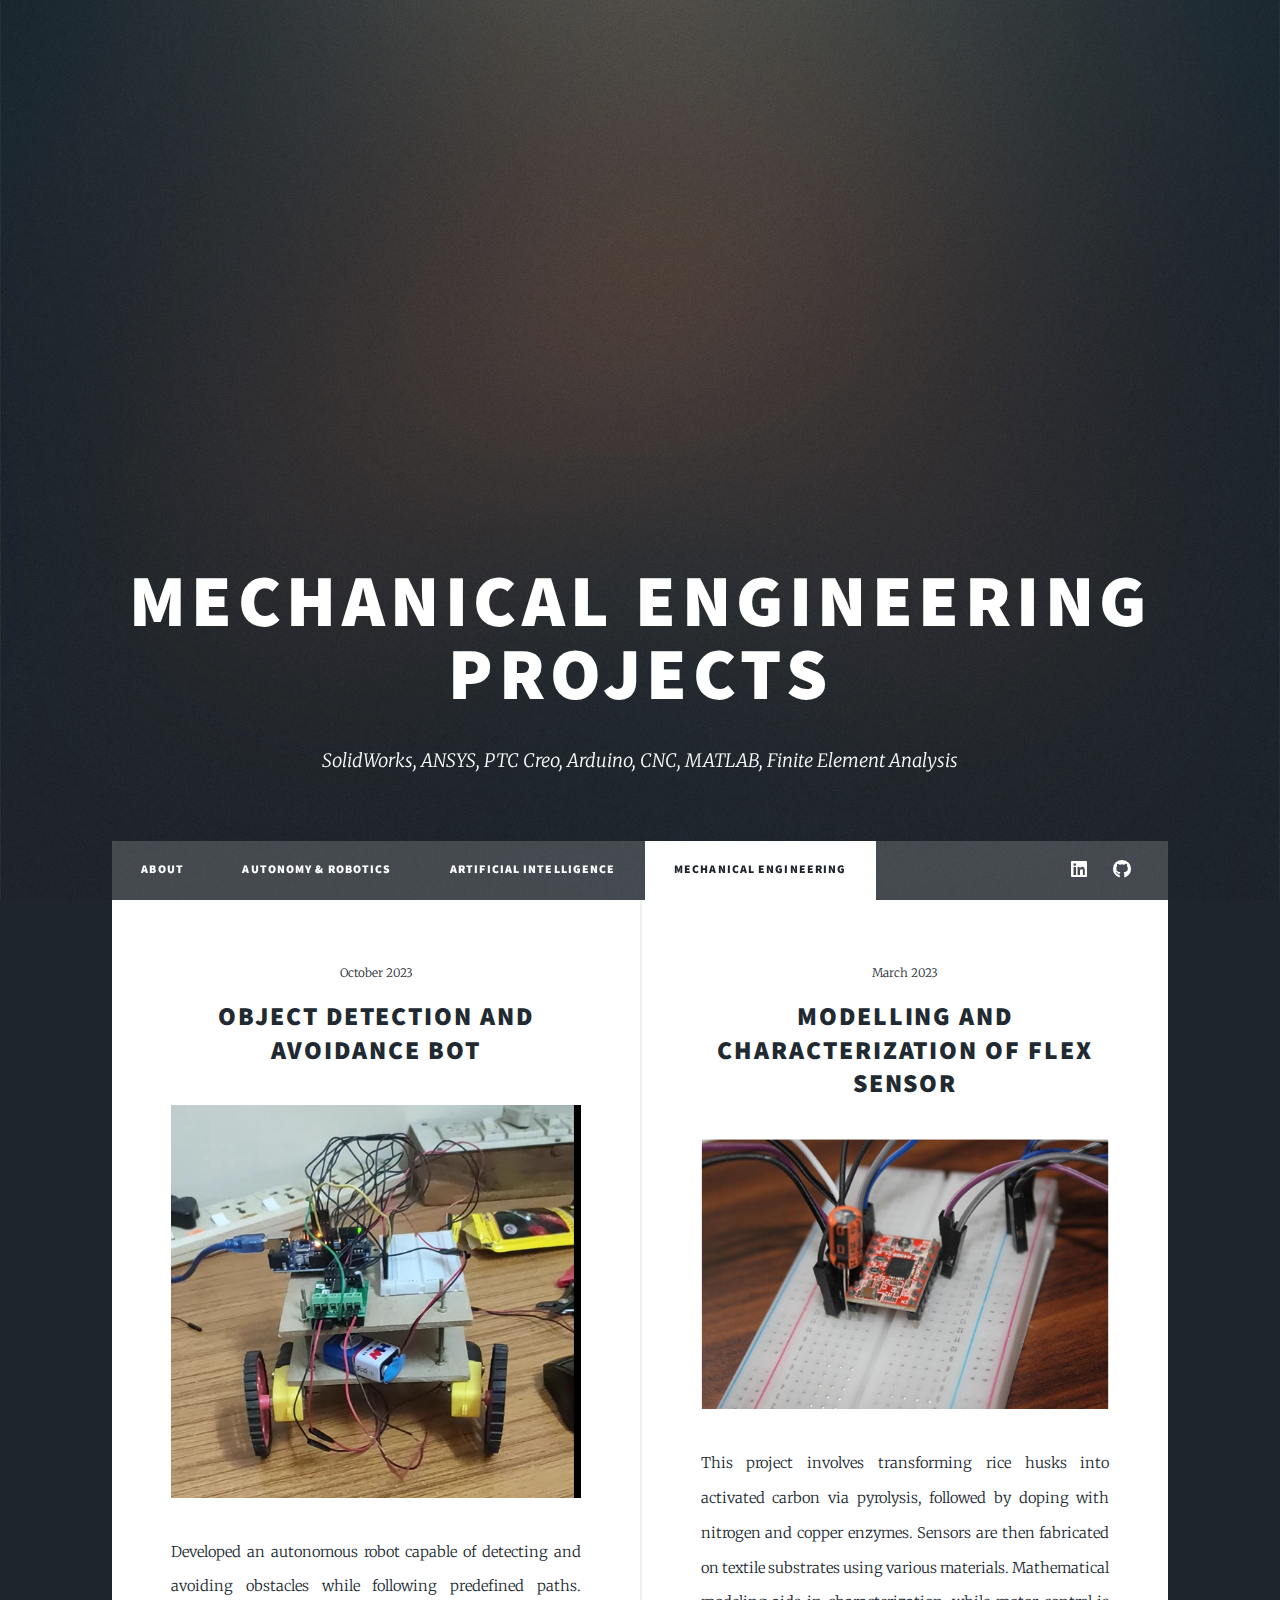
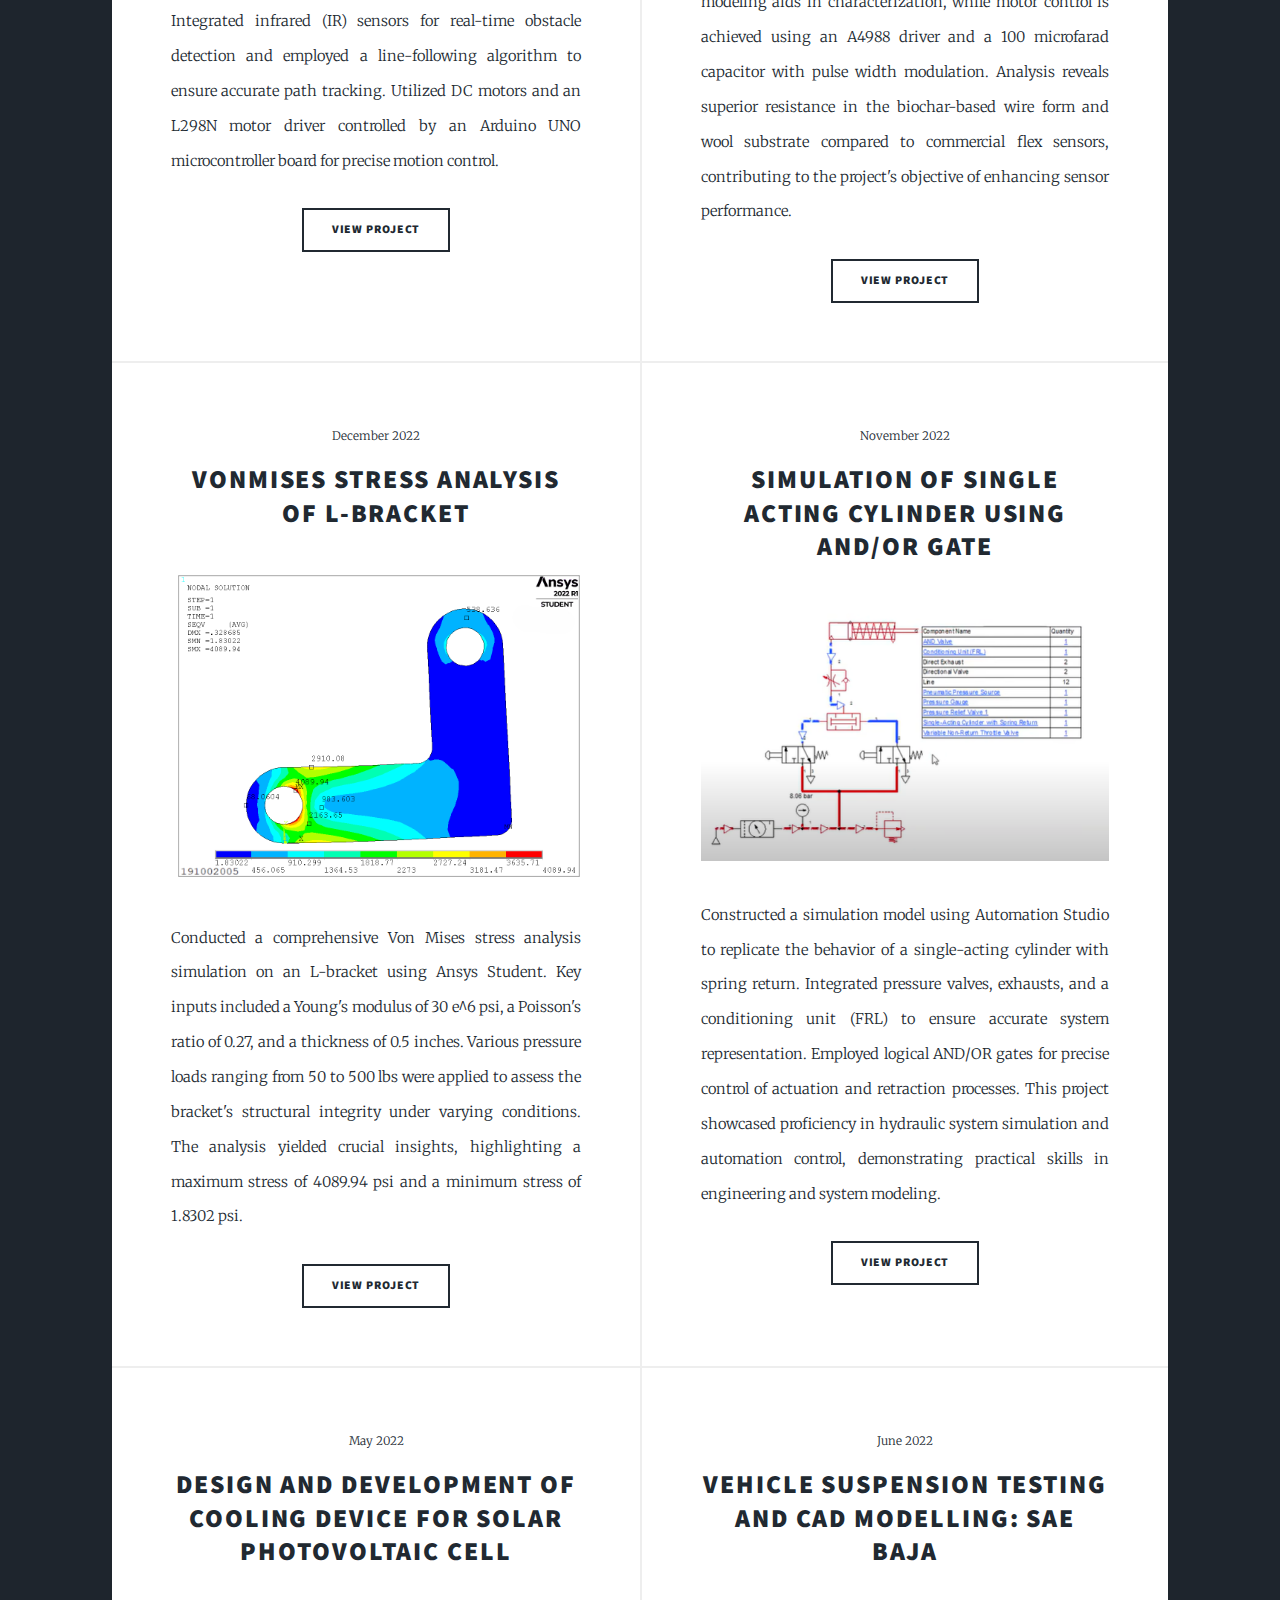
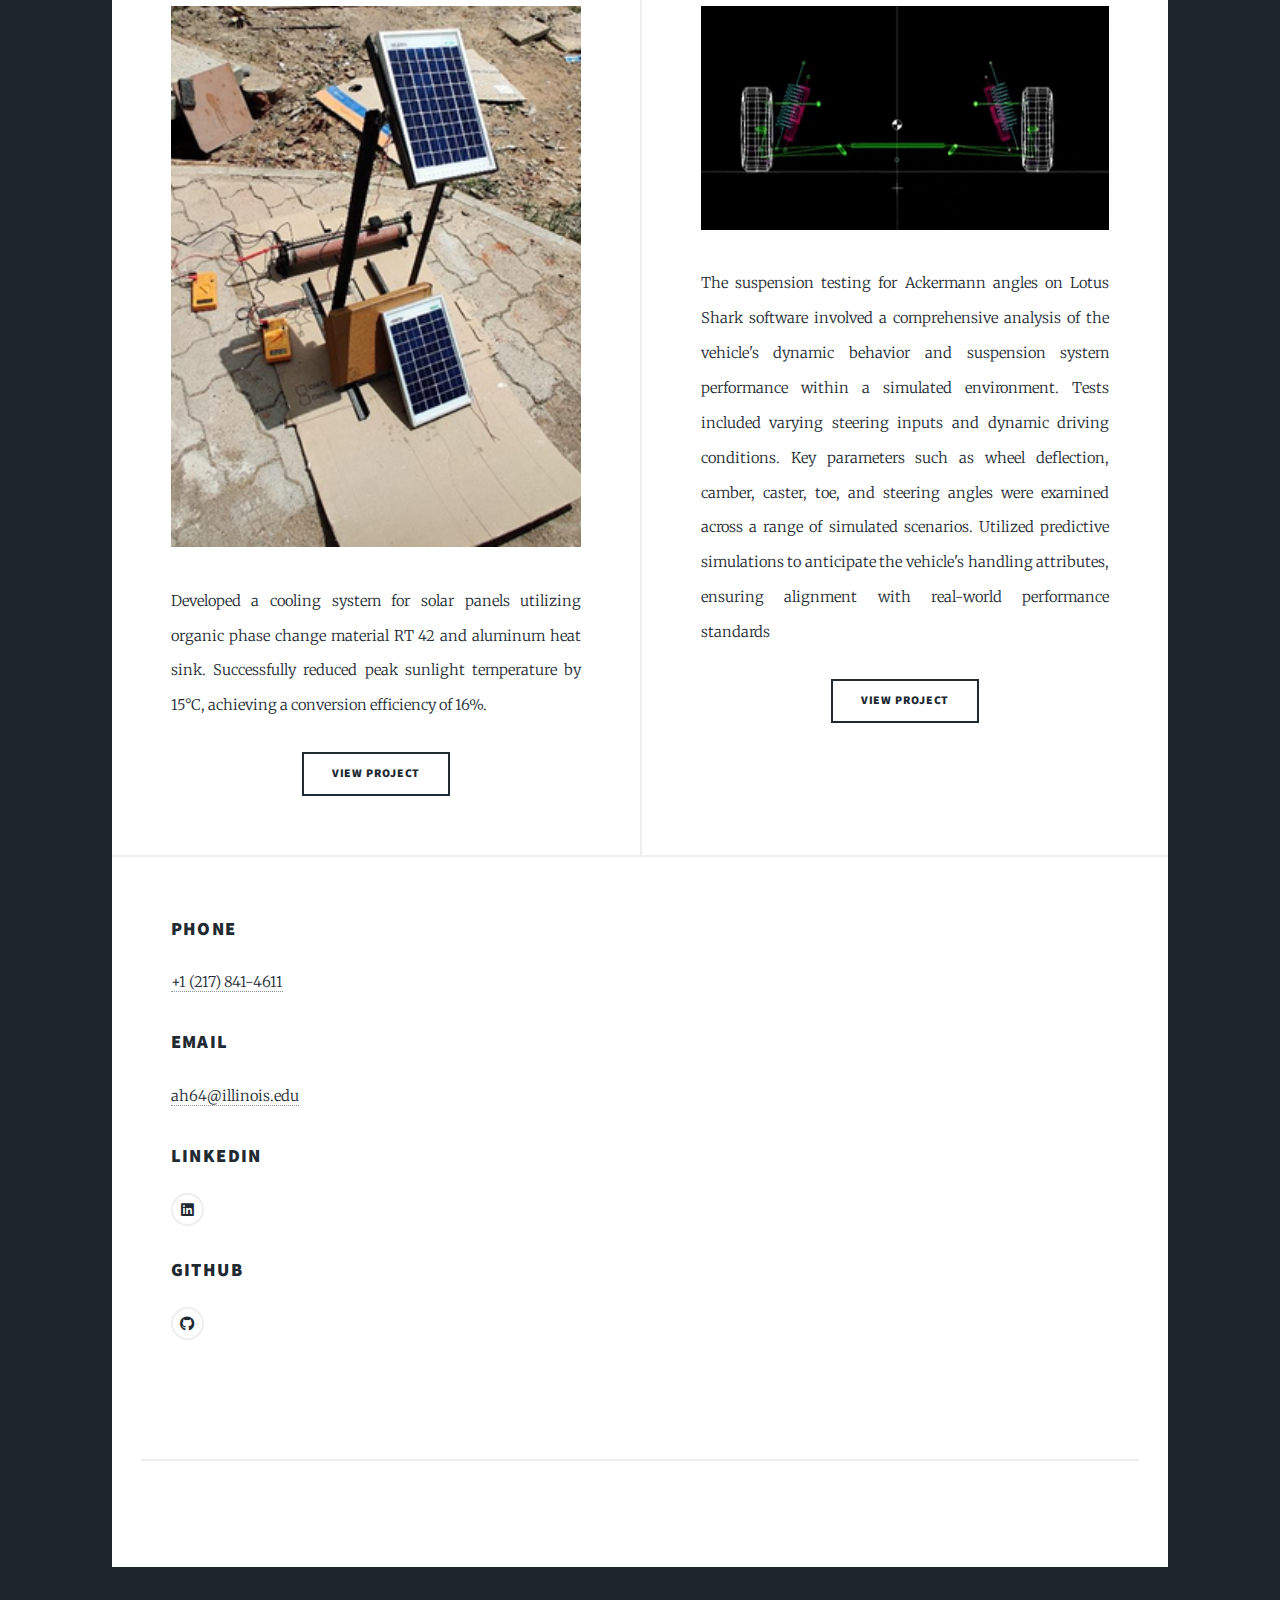
<file: mech.html>
<!DOCTYPE HTML>
<!--
	Massively by HTML5 UP
	html5up.net | @ajlkn
	Free for personal and commercial use under the CCA 3.0 license (html5up.net/license)
-->
<html>
	<head>
		<title>Mech Projects</title>
		<meta charset="utf-8" />
		<meta name="viewport" content="width=device-width, initial-scale=1, user-scalable=no" />
		<link rel="stylesheet" href="assets/css/main.css" />
		<noscript><link rel="stylesheet" href="assets/css/noscript.css" /></noscript>
	</head>
	<body class="is-preload">

		<!-- Wrapper -->
			<div id="wrapper">

				<!-- Intro -->
				<div id="intro">
					<h1>Mechanical Engineering<br />
					Projects</h1>
					<p>SolidWorks, ANSYS, PTC Creo, Arduino, CNC, MATLAB, Finite Element Analysis</p>
					
				</div>

				<!-- Header -->
					<header id="header">
						<a href="index.html" class="logo">Projects</a>
					</header>

				<!-- Nav -->
					<nav id="nav">
						<ul class="links">
							<li><a href="index.html">About</a></li>
							<li><a href="generic.html">Autonomy & Robotics</a></li>
							<li><a href="elements.html">Artificial Intelligence</a></li>
                            <li class="active"><a href="mech.html">Mechanical Engineering</a></li>
						</ul>
						<ul class="icons">
							<li><a href="https://www.linkedin.com/in/adithyahari/" class="icon brands alt fa-linkedin"><span class="label">LinkedIn</span></a></li>
							<li><a href="https://github.com/Wolfwagner" class="icon brands alt fa-github"><span class="label">GitHub</span></a></li>  
						</ul>
					</nav>

				<!-- Main -->
				<div id="main">

					<!-- Posts -->
					<section class="posts">
						<article>
							<header>
								<span class="date">October 2023</span>
								<h2>Object detection and avoidance bot</h2>
							</header>
							<a href="https://github.com/Wolfwagner/Mechanical-Engineering/tree/main/Obstacle%20bot/Obstacle%20bot"class="image fit"><img src="./mech/Bot.png" alt="" /></a>
							<p>
								Developed an autonomous robot capable of detecting and avoiding obstacles while following predefined paths. Integrated infrared (IR) sensors for real-time obstacle detection and employed a line-following algorithm to ensure accurate path tracking. Utilized DC motors and an L298N motor driver controlled by an Arduino UNO microcontroller board for precise motion control.

						    </p>
							<ul class="actions special">
								<li><a href="https://github.com/Wolfwagner/Mechanical-Engineering/tree/main/Obstacle%20bot/Obstacle%20bot" class="button">View Project</a></li>
							</ul>
						</article>
						<article>
							<header>
								<span class="date">March 2023</span>
								<h2>Modelling and Characterization of flex sensor</h2>
							</header>
							<a href="https://github.com/Wolfwagner/Mechanical-Engineering/tree/main/Flex%20Sensor" class="image fit"><img src="./mech/flex.png" alt="" /></a>
							<p>
								This project involves transforming rice husks into activated carbon via pyrolysis, followed by doping with nitrogen and copper enzymes. Sensors are then fabricated on textile substrates using various materials. Mathematical modeling aids in characterization, while motor control is achieved using an A4988 driver and a 100 microfarad capacitor with pulse width modulation. Analysis reveals superior resistance in the biochar-based wire form and wool substrate compared to commercial flex sensors, contributing to the project's objective of enhancing sensor performance.
							</p>
							<ul class="actions special">
								<li><a href="https://github.com/Wolfwagner/Mechanical-Engineering/tree/main/Flex%20Sensor" class="button">View Project</a></li>
							</ul>
						</article>
						<article>
							<header>
								<span class="date">December 2022</span>
								<h2>Vonmises stress analysis of L-bracket</h2>
							</header>
							<a href="https://github.com/Wolfwagner/Mechanical-Engineering/tree/main/ANSYS%20Simulations/Simulations/L-Bracket" class="image fit"><img src="./mech/L-Bracket VonMises-pic 2.png" alt="" /></a>
							<p>
								Conducted a comprehensive Von Mises stress analysis simulation on an L-bracket using Ansys Student. Key inputs included a Young's modulus of 30 e^6 psi, a Poisson's ratio of 0.27, and a thickness of 0.5 inches. Various pressure loads ranging from 50 to 500 lbs were applied to assess the bracket's structural integrity under varying conditions. The analysis yielded crucial insights, highlighting a maximum stress of 4089.94 psi and a minimum stress of 1.8302 psi.

						    </p>
							<ul class="actions special">
								<li><a href="https://github.com/Wolfwagner/Mechanical-Engineering/tree/main/ANSYS%20Simulations/Simulations/L-Bracket" class="button">View Project</a></li>
							</ul>
						</article>
						<article>
							<header>
								<span class="date">November 2022</span>
								<h2>Simulation of Single acting cylinder using AND/OR Gate</h2>
							</header>
							<a href="https://github.com/Wolfwagner/Mechanical-Engineering/tree/main/Mechatronics/Automation%20Studio/Simulation%20of%20Single%20Acting%20cylinder%20using%20AND%20logic" class="image fit"><img src="./mech/AND gate.png" alt="" /></a>
							<p>Constructed a simulation model using Automation Studio to replicate the behavior of a single-acting cylinder with spring return. Integrated pressure valves, exhausts, and a conditioning unit (FRL) to ensure accurate system representation. Employed logical AND/OR gates for precise control of actuation and retraction processes. This project showcased proficiency in hydraulic system simulation and automation control, demonstrating practical skills in engineering and system modeling.</p>
							<ul class="actions special">
								<li><a href="https://github.com/Wolfwagner/Mechanical-Engineering/tree/main/Mechatronics/Automation%20Studio/Simulation%20of%20Single%20Acting%20cylinder%20using%20AND%20logic" class="button">View Project</a></li>
							</ul>
						</article>
						<article>
							<header>
								<span class="date">May 2022</span>
								<h2>Design and development of cooling device for solar photovoltaic cell</h2>
							</header>
							<a href="https://github.com/Wolfwagner/Mechanical-Engineering/tree/main/Heat%20sink%20for%20Photovoltaic%20cell" class="image fit"><img src="./mech/Experimental Setup.png" alt="" /></a>
							<p>
								Developed a cooling system for solar panels utilizing organic phase change material RT 42 and aluminum heat sink. Successfully reduced peak sunlight temperature by 15°C, achieving a conversion efficiency of 16%.</p>
							<ul class="actions special">
								<li><a href="https://github.com/Wolfwagner/Mechanical-Engineering/tree/main/Heat%20sink%20for%20Photovoltaic%20cell" class="button">View Project</a></li>
							</ul>
						</article>
						<article>
							<header>
								<span class="date">June 2022</span>
								<h2>Vehicle suspension testing and CAD modelling: sae baja</h2>
							</header>
							<a href="https://grabcad.com/library/car-chassis-frame-1" class="image fit"><img src="./mech/suspension gif.gif" alt="" /></a>
							<p>
								The suspension testing for Ackermann angles on Lotus Shark software involved a comprehensive analysis of the vehicle's dynamic behavior and suspension system performance within a simulated environment. Tests included varying steering inputs and dynamic driving conditions. Key parameters such as wheel deflection, camber, caster, toe, and steering angles were examined across a range of simulated scenarios. Utilized predictive simulations to anticipate the vehicle's handling attributes, ensuring alignment with real-world performance standards
							</p>
							<ul class="actions special">
								<li><a href="https://grabcad.com/library/car-chassis-frame-1" class="button">View Project</a></li>
							</ul>
						</article>
					</section>


					<section class="split contact">
						<section>
							<h3>Phone</h3>
							<p><a href="#">+1 (217) 841-4611</a></p>
						</section>
						<section>
							<h3>Email</h3>
							<p><a href="#">ah64@illinois.edu</a></p>
						</section>
						<section>
							<h3>LinkedIn</h3>
							<ul class="icons alt">
								<li><a href="https://www.linkedin.com/in/adithyahari/" class="icon brands alt fa-linkedin"><span class="label">LinkedIn</span></a></li>
							</ul>
						</section>
						<section>
							<h3>Github</h3>
							<ul class="icons alt">
								<li><a href="https://github.com/Wolfwagner" class="icon brands alt fa-github"><span class="label">GitHub</span></a></li>
							</ul>
						</section>
					</section>

					
				</footer>

						

				<!-- Copyright -->
					<div id="copyright">
						<ul><li>&copy; Untitled</li><li>Design: <a href="https://html5up.net">HTML5 UP</a></li></ul>
					</div>

			</div>

		<!-- Scripts -->
			<script src="assets/js/jquery.min.js"></script>
			<script src="assets/js/jquery.scrollex.min.js"></script>
			<script src="assets/js/jquery.scrolly.min.js"></script>
			<script src="assets/js/browser.min.js"></script>
			<script src="assets/js/breakpoints.min.js"></script>
			<script src="assets/js/util.js"></script>
			<script src="assets/js/main.js"></script>

	</body>
</html>
</file>
<file: assets/css/main.css>
@import url(fontawesome-all.min.css);
@import url("https://fonts.googleapis.com/css?family=Merriweather:300,700,300italic,700italic|Source+Sans+Pro:900");

/*
	Massively by HTML5 UP
	html5up.net | @ajlkn
	Free for personal and commercial use under the CCA 3.0 license (html5up.net/license)
*/

html, body, div, span, applet, object,
iframe, h1, h2, h3, h4, h5, h6, p, blockquote,
pre, a, abbr, acronym, address, big, cite,
code, del, dfn, em, img, ins, kbd, q, s, samp,
small, strike, strong, sub, sup, tt, var, b,
u, i, center, dl, dt, dd, ol, ul, li, fieldset,
form, label, legend, table, caption, tbody,
tfoot, thead, tr, th, td, article, aside,
canvas, details, embed, figure, figcaption,
footer, header, hgroup, menu, nav, output, ruby,
section, summary, time, mark, audio, video {
	margin: 0;
	padding: 0;
	border: 0;
	font-size: 100%;
	font: inherit;
	vertical-align: baseline;}

article, aside, details, figcaption, figure,
footer, header, hgroup, menu, nav, section {
	display: block;}

body {
	line-height: 1;
}

ol, ul {
	list-style: none;
}

blockquote, q {
	quotes: none;
}

	blockquote:before, blockquote:after, q:before, q:after {
		content: '';
		content: none;
	}

table {
	border-collapse: collapse;
	border-spacing: 0;
}

body {
	-webkit-text-size-adjust: none;
}

mark {
	background-color: transparent;
	color: inherit;
}

input::-moz-focus-inner {
	border: 0;
	padding: 0;
}

input, select, textarea {
	-moz-appearance: none;
	-webkit-appearance: none;
	-ms-appearance: none;
	appearance: none;
}

/* Basic */

	@-ms-viewport {
		width: device-width;
	}

	body {
		-ms-overflow-style: scrollbar;
	}

	@media screen and (max-width: 480px) {

		html, body {
			min-width: 320px;
		}

	}

	html {
		box-sizing: border-box;
	}

	*, *:before, *:after {
		box-sizing: inherit;
	}

	body {
		background-color: #1e252d;
	}

		body.is-preload *, body.is-preload *:before, body.is-preload *:after {
			-moz-animation: none !important;
			-webkit-animation: none !important;
			-ms-animation: none !important;
			animation: none !important;
			-moz-transition: none !important;
			-webkit-transition: none !important;
			-ms-transition: none !important;
			transition: none !important;
		}

/* Type */

	html {
		font-size: 16pt;
	}

		@media screen and (max-width: 1680px) {

			html {
				font-size: 12pt;
			
			}

		}

		@media screen and (max-width: 1280px) {

			html {
				font-size: 11pt;
		
			}

		}

		@media screen and (max-width: 360px) {

			html {
				font-size: 10pt;
			}

		}

	body {
		color: #212931;
	}

	body, input, select, textarea {
		font-family: "Merriweather", Georgia, serif;
		font-weight: 300;
		font-size: 1rem;
		line-height: 2.375;
	}

	a {
		-moz-transition: color 0.2s ease-in-out, background-color 0.2s ease-in-out, border-color 0.2s ease-in-out, box-shadow 0.2s ease-in-out;
		-webkit-transition: color 0.2s ease-in-out, background-color 0.2s ease-in-out, border-color 0.2s ease-in-out, box-shadow 0.2s ease-in-out;
		-ms-transition: color 0.2s ease-in-out, background-color 0.2s ease-in-out, border-color 0.2s ease-in-out, box-shadow 0.2s ease-in-out;
		transition: color 0.2s ease-in-out, background-color 0.2s ease-in-out, border-color 0.2s ease-in-out, box-shadow 0.2s ease-in-out;
		border-bottom: dotted 1px;
		text-decoration: none;
	}

		a:hover {
			border-bottom-color: transparent;
		}

	strong, b {
		font-weight: 600;
	}

	em, i {
		font-style: italic;
	}

	p {
		text-align: justify;
		margin: 0 0 2rem 0;
	}

	h1, h2, h3, h4, h5, h6 {
		font-family: "Source Sans Pro", Helvetica, sans-serif;
		font-weight: 900;
		line-height: 1.5;
		letter-spacing: 0.075em;
		text-transform: uppercase;
		margin: 0 0 1rem 0;
	}

		h1 a, h2 a, h3 a, h4 a, h5 a, h6 a {
			border-bottom: 0;
			color: inherit;
			text-decoration: none;
		}

	h1 {
		font-size: 4rem;
		line-height: 1.1;
		margin: 0 0 2rem 0;
	}

	h2 {
		font-size: 1.75rem;
		line-height: 1.3;
		margin: 0 0 1.5rem 0;
	}

	h3 {
		font-size: 1.25rem;
		margin: 0 0 1.5rem 0;
	}

	h4 {
		font-size: 1rem;
	}

	h5 {
		font-size: 0.9rem;
	}

	h6 {
		font-size: 0.8rem;
	}

	sub {
		font-size: 0.8rem;
		position: relative;
		top: 0.5rem;
	}

	sup {
		font-size: 0.8rem;
		position: relative;
		top: -0.5rem;
	}

	blockquote {
		border-left: solid 4px;
		font-style: italic;
		margin: 0 0 2rem 0;
		padding: 0.5rem 0 0.5rem 2rem;
	}

	code {
		border: solid 2px;
		font-family: "Courier New", monospace;
		font-size: 0.9rem;
		margin: 0 0.25rem;
		padding: 0.25rem 0.65rem;
	}

	pre {
		-webkit-overflow-scrolling: touch;
		font-family: "Courier New", monospace;
		font-size: 0.9rem;
		margin: 0 0 2rem 0;
	}

		pre code {
			display: block;
			line-height: 1.75;
			padding: 1rem 1.5rem;
			overflow-x: auto;
		}

	hr {
		border: 0;
		border-bottom: solid 2px;
		margin: 3rem 0;
	}

		hr.major {
			margin: 5rem 0;
		}

	.align-left {
		text-align: left;
	}

	.align-center {
		text-align: center;
	}

	.align-right {
		text-align: right;
	}

	input, select, textarea {
		color: #212931;
	}

	a {
		color: #212931;
		border-bottom-color: rgba(33, 41, 49, 0.5);
	}

		a:hover {
			border-bottom-color: transparent;
			color: #18bfef !important;
		}

	strong, b {
		color: #212931;
	}

	h1, h2, h3, h4, h5, h6 {
		color: #212931;
	}

	blockquote {
		border-left-color: #eeeeee;
	}

	code {
		background: rgba(220, 220, 220, 0.25);
		border-color: #eeeeee;
	}

	hr {
		border-bottom-color: #eeeeee;
	}

/* Row */

	.row {
		display: flex;
		flex-wrap: wrap;
		box-sizing: border-box;
		align-items: stretch;
	}

		.row > * {
			box-sizing: border-box;
		}

		.row.gtr-uniform > * > :last-child {
			margin-bottom: 0;
		}

		.row.aln-left {
			justify-content: flex-start;
		}

		.row.aln-center {
			justify-content: center;
		}

		.row.aln-right {
			justify-content: flex-end;
		}

		.row.aln-top {
			align-items: flex-start;
		}

		.row.aln-middle {
			align-items: center;
		}

		.row.aln-bottom {
			align-items: flex-end;
		}

		.row > .imp {
			order: -1;
		}

		.row > .col-1 {
			width: 8.33333%;
		}

		.row > .off-1 {
			margin-left: 8.33333%;
		}

		.row > .col-2 {
			width: 16.66667%;
		}

		.row > .off-2 {
			margin-left: 16.66667%;
		}

		.row > .col-3 {
			width: 25%;
		}

		.row > .off-3 {
			margin-left: 25%;
		}

		.row > .col-4 {
			width: 33.33333%;
		}

		.row > .off-4 {
			margin-left: 33.33333%;
		}

		.row > .col-5 {
			width: 41.66667%;
		}

		.row > .off-5 {
			margin-left: 41.66667%;
		}

		.row > .col-6 {
			width: 50%;
		}

		.row > .off-6 {
			margin-left: 50%;
		}

		.row > .col-7 {
			width: 58.33333%;
		}

		.row > .off-7 {
			margin-left: 58.33333%;
		}

		.row > .col-8 {
			width: 66.66667%;
		}

		.row > .off-8 {
			margin-left: 66.66667%;
		}

		.row > .col-9 {
			width: 75%;
		}

		.row > .off-9 {
			margin-left: 75%;
		}

		.row > .col-10 {
			width: 83.33333%;
		}

		.row > .off-10 {
			margin-left: 83.33333%;
		}

		.row > .col-11 {
			width: 91.66667%;
		}

		.row > .off-11 {
			margin-left: 91.66667%;
		}

		.row > .col-12 {
			width: 100%;
		}

		.row > .off-12 {
			margin-left: 100%;
		}

		.row.gtr-0 {
			margin-top: 0;
			margin-left: 0rem;
		}

			.row.gtr-0 > * {
				padding: 0 0 0 0rem;
			}

			.row.gtr-0.gtr-uniform {
				margin-top: 0rem;
			}

				.row.gtr-0.gtr-uniform > * {
					padding-top: 0rem;
				}

		.row.gtr-25 {
			margin-top: 0;
			margin-left: -0.375rem;
		}

			.row.gtr-25 > * {
				padding: 0 0 0 0.375rem;
			}

			.row.gtr-25.gtr-uniform {
				margin-top: -0.375rem;
			}

				.row.gtr-25.gtr-uniform > * {
					padding-top: 0.375rem;
				}

		.row.gtr-50 {
			margin-top: 0;
			margin-left: -0.75rem;
		}

			.row.gtr-50 > * {
				padding: 0 0 0 0.75rem;
			}

			.row.gtr-50.gtr-uniform {
				margin-top: -0.75rem;
			}

				.row.gtr-50.gtr-uniform > * {
					padding-top: 0.75rem;
				}

		.row {
			margin-top: 0;
			margin-left: -1.5rem;
		}

			.row > * {
				padding: 0 0 0 1.5rem;
			}

			.row.gtr-uniform {
				margin-top: -1.5rem;
			}

				.row.gtr-uniform > * {
					padding-top: 1.5rem;
				}

		.row.gtr-150 {
			margin-top: 0;
			margin-left: -2.25rem;
		}

			.row.gtr-150 > * {
				padding: 0 0 0 2.25rem;
			}

			.row.gtr-150.gtr-uniform {
				margin-top: -2.25rem;
			}

				.row.gtr-150.gtr-uniform > * {
					padding-top: 2.25rem;
				}

		.row.gtr-200 {
			margin-top: 0;
			margin-left: -3rem;
		}

			.row.gtr-200 > * {
				padding: 0 0 0 3rem;
			}

			.row.gtr-200.gtr-uniform {
				margin-top: -3rem;
			}

				.row.gtr-200.gtr-uniform > * {
					padding-top: 3rem;
				}

		@media screen and (max-width: 1680px) {

			.row {
				display: flex;
				flex-wrap: wrap;
				box-sizing: border-box;
				align-items: stretch;
			}

				.row > * {
					box-sizing: border-box;
				}

				.row.gtr-uniform > * > :last-child {
					margin-bottom: 0;
				}

				.row.aln-left {
					justify-content: flex-start;
				}

				.row.aln-center {
					justify-content: center;
				}

				.row.aln-right {
					justify-content: flex-end;
				}

				.row.aln-top {
					align-items: flex-start;
				}

				.row.aln-middle {
					align-items: center;
				}

				.row.aln-bottom {
					align-items: flex-end;
				}

				.row > .imp-xlarge {
					order: -1;
				}

				.row > .col-1-xlarge {
					width: 8.33333%;
				}

				.row > .off-1-xlarge {
					margin-left: 8.33333%;
				}

				.row > .col-2-xlarge {
					width: 16.66667%;
				}

				.row > .off-2-xlarge {
					margin-left: 16.66667%;
				}

				.row > .col-3-xlarge {
					width: 25%;
				}

				.row > .off-3-xlarge {
					margin-left: 25%;
				}

				.row > .col-4-xlarge {
					width: 33.33333%;
				}

				.row > .off-4-xlarge {
					margin-left: 33.33333%;
				}

				.row > .col-5-xlarge {
					width: 41.66667%;
				}

				.row > .off-5-xlarge {
					margin-left: 41.66667%;
				}

				.row > .col-6-xlarge {
					width: 50%;
				}

				.row > .off-6-xlarge {
					margin-left: 50%;
				}

				.row > .col-7-xlarge {
					width: 58.33333%;
				}

				.row > .off-7-xlarge {
					margin-left: 58.33333%;
				}

				.row > .col-8-xlarge {
					width: 66.66667%;
				}

				.row > .off-8-xlarge {
					margin-left: 66.66667%;
				}

				.row > .col-9-xlarge {
					width: 75%;
				}

				.row > .off-9-xlarge {
					margin-left: 75%;
				}

				.row > .col-10-xlarge {
					width: 83.33333%;
				}

				.row > .off-10-xlarge {
					margin-left: 83.33333%;
				}

				.row > .col-11-xlarge {
					width: 91.66667%;
				}

				.row > .off-11-xlarge {
					margin-left: 91.66667%;
				}

				.row > .col-12-xlarge {
					width: 100%;
				}

				.row > .off-12-xlarge {
					margin-left: 100%;
				}

				.row.gtr-0 {
					margin-top: 0;
					margin-left: 0rem;
				}

					.row.gtr-0 > * {
						padding: 0 0 0 0rem;
					}

					.row.gtr-0.gtr-uniform {
						margin-top: 0rem;
					}

						.row.gtr-0.gtr-uniform > * {
							padding-top: 0rem;
						}

				.row.gtr-25 {
					margin-top: 0;
					margin-left: -0.375rem;
				}

					.row.gtr-25 > * {
						padding: 0 0 0 0.375rem;
					}

					.row.gtr-25.gtr-uniform {
						margin-top: -0.375rem;
					}

						.row.gtr-25.gtr-uniform > * {
							padding-top: 0.375rem;
						}

				.row.gtr-50 {
					margin-top: 0;
					margin-left: -0.75rem;
				}

					.row.gtr-50 > * {
						padding: 0 0 0 0.75rem;
					}

					.row.gtr-50.gtr-uniform {
						margin-top: -0.75rem;
					}

						.row.gtr-50.gtr-uniform > * {
							padding-top: 0.75rem;
						}

				.row {
					margin-top: 0;
					margin-left: -1.5rem;
				}

					.row > * {
						padding: 0 0 0 1.5rem;
					}

					.row.gtr-uniform {
						margin-top: -1.5rem;
					}

						.row.gtr-uniform > * {
							padding-top: 1.5rem;
						}

				.row.gtr-150 {
					margin-top: 0;
					margin-left: -2.25rem;
				}

					.row.gtr-150 > * {
						padding: 0 0 0 2.25rem;
					}

					.row.gtr-150.gtr-uniform {
						margin-top: -2.25rem;
					}

						.row.gtr-150.gtr-uniform > * {
							padding-top: 2.25rem;
						}

				.row.gtr-200 {
					margin-top: 0;
					margin-left: -3rem;
				}

					.row.gtr-200 > * {
						padding: 0 0 0 3rem;
					}

					.row.gtr-200.gtr-uniform {
						margin-top: -3rem;
					}

						.row.gtr-200.gtr-uniform > * {
							padding-top: 3rem;
						}

		}

		@media screen and (max-width: 1280px) {

			.row {
				display: flex;
				flex-wrap: wrap;
				box-sizing: border-box;
				align-items: stretch;
			}

				.row > * {
					box-sizing: border-box;
				}

				.row.gtr-uniform > * > :last-child {
					margin-bottom: 0;
				}

				.row.aln-left {
					justify-content: flex-start;
				}

				.row.aln-center {
					justify-content: center;
				}

				.row.aln-right {
					justify-content: flex-end;
				}

				.row.aln-top {
					align-items: flex-start;
				}

				.row.aln-middle {
					align-items: center;
				}

				.row.aln-bottom {
					align-items: flex-end;
				}

				.row > .imp-large {
					order: -1;
				}

				.row > .col-1-large {
					width: 8.33333%;
				}

				.row > .off-1-large {
					margin-left: 8.33333%;
				}

				.row > .col-2-large {
					width: 16.66667%;
				}

				.row > .off-2-large {
					margin-left: 16.66667%;
				}

				.row > .col-3-large {
					width: 25%;
				}

				.row > .off-3-large {
					margin-left: 25%;
				}

				.row > .col-4-large {
					width: 33.33333%;
				}

				.row > .off-4-large {
					margin-left: 33.33333%;
				}

				.row > .col-5-large {
					width: 41.66667%;
				}

				.row > .off-5-large {
					margin-left: 41.66667%;
				}

				.row > .col-6-large {
					width: 50%;
				}

				.row > .off-6-large {
					margin-left: 50%;
				}

				.row > .col-7-large {
					width: 58.33333%;
				}

				.row > .off-7-large {
					margin-left: 58.33333%;
				}

				.row > .col-8-large {
					width: 66.66667%;
				}

				.row > .off-8-large {
					margin-left: 66.66667%;
				}

				.row > .col-9-large {
					width: 75%;
				}

				.row > .off-9-large {
					margin-left: 75%;
				}

				.row > .col-10-large {
					width: 83.33333%;
				}

				.row > .off-10-large {
					margin-left: 83.33333%;
				}

				.row > .col-11-large {
					width: 91.66667%;
				}

				.row > .off-11-large {
					margin-left: 91.66667%;
				}

				.row > .col-12-large {
					width: 100%;
				}

				.row > .off-12-large {
					margin-left: 100%;
				}

				.row.gtr-0 {
					margin-top: 0;
					margin-left: 0rem;
				}

					.row.gtr-0 > * {
						padding: 0 0 0 0rem;
					}

					.row.gtr-0.gtr-uniform {
						margin-top: 0rem;
					}

						.row.gtr-0.gtr-uniform > * {
							padding-top: 0rem;
						}

				.row.gtr-25 {
					margin-top: 0;
					margin-left: -0.375rem;
				}

					.row.gtr-25 > * {
						padding: 0 0 0 0.375rem;
					}

					.row.gtr-25.gtr-uniform {
						margin-top: -0.375rem;
					}

						.row.gtr-25.gtr-uniform > * {
							padding-top: 0.375rem;
						}

				.row.gtr-50 {
					margin-top: 0;
					margin-left: -0.75rem;
				}

					.row.gtr-50 > * {
						padding: 0 0 0 0.75rem;
					}

					.row.gtr-50.gtr-uniform {
						margin-top: -0.75rem;
					}

						.row.gtr-50.gtr-uniform > * {
							padding-top: 0.75rem;
						}

				.row {
					margin-top: 0;
					margin-left: -1.5rem;
				}

					.row > * {
						padding: 0 0 0 1.5rem;
					}

					.row.gtr-uniform {
						margin-top: -1.5rem;
					}

						.row.gtr-uniform > * {
							padding-top: 1.5rem;
						}

				.row.gtr-150 {
					margin-top: 0;
					margin-left: -2.25rem;
				}

					.row.gtr-150 > * {
						padding: 0 0 0 2.25rem;
					}

					.row.gtr-150.gtr-uniform {
						margin-top: -2.25rem;
					}

						.row.gtr-150.gtr-uniform > * {
							padding-top: 2.25rem;
						}

				.row.gtr-200 {
					margin-top: 0;
					margin-left: -3rem;
				}

					.row.gtr-200 > * {
						padding: 0 0 0 3rem;
					}

					.row.gtr-200.gtr-uniform {
						margin-top: -3rem;
					}

						.row.gtr-200.gtr-uniform > * {
							padding-top: 3rem;
						}

		}

		@media screen and (max-width: 980px) {

			.row {
				display: flex;
				flex-wrap: wrap;
				box-sizing: border-box;
				align-items: stretch;
			}

				.row > * {
					box-sizing: border-box;
				}

				.row.gtr-uniform > * > :last-child {
					margin-bottom: 0;
				}

				.row.aln-left {
					justify-content: flex-start;
				}

				.row.aln-center {
					justify-content: center;
				}

				.row.aln-right {
					justify-content: flex-end;
				}

				.row.aln-top {
					align-items: flex-start;
				}

				.row.aln-middle {
					align-items: center;
				}

				.row.aln-bottom {
					align-items: flex-end;
				}

				.row > .imp-medium {
					order: -1;
				}

				.row > .col-1-medium {
					width: 8.33333%;
				}

				.row > .off-1-medium {
					margin-left: 8.33333%;
				}

				.row > .col-2-medium {
					width: 16.66667%;
				}

				.row > .off-2-medium {
					margin-left: 16.66667%;
				}

				.row > .col-3-medium {
					width: 25%;
				}

				.row > .off-3-medium {
					margin-left: 25%;
				}

				.row > .col-4-medium {
					width: 33.33333%;
				}

				.row > .off-4-medium {
					margin-left: 33.33333%;
				}

				.row > .col-5-medium {
					width: 41.66667%;
				}

				.row > .off-5-medium {
					margin-left: 41.66667%;
				}

				.row > .col-6-medium {
					width: 50%;
				}

				.row > .off-6-medium {
					margin-left: 50%;
				}

				.row > .col-7-medium {
					width: 58.33333%;
				}

				.row > .off-7-medium {
					margin-left: 58.33333%;
				}

				.row > .col-8-medium {
					width: 66.66667%;
				}

				.row > .off-8-medium {
					margin-left: 66.66667%;
				}

				.row > .col-9-medium {
					width: 75%;
				}

				.row > .off-9-medium {
					margin-left: 75%;
				}

				.row > .col-10-medium {
					width: 83.33333%;
				}

				.row > .off-10-medium {
					margin-left: 83.33333%;
				}

				.row > .col-11-medium {
					width: 91.66667%;
				}

				.row > .off-11-medium {
					margin-left: 91.66667%;
				}

				.row > .col-12-medium {
					width: 100%;
				}

				.row > .off-12-medium {
					margin-left: 100%;
				}

				.row.gtr-0 {
					margin-top: 0;
					margin-left: 0rem;
				}

					.row.gtr-0 > * {
						padding: 0 0 0 0rem;
					}

					.row.gtr-0.gtr-uniform {
						margin-top: 0rem;
					}

						.row.gtr-0.gtr-uniform > * {
							padding-top: 0rem;
						}

				.row.gtr-25 {
					margin-top: 0;
					margin-left: -0.375rem;
				}

					.row.gtr-25 > * {
						padding: 0 0 0 0.375rem;
					}

					.row.gtr-25.gtr-uniform {
						margin-top: -0.375rem;
					}

						.row.gtr-25.gtr-uniform > * {
							padding-top: 0.375rem;
						}

				.row.gtr-50 {
					margin-top: 0;
					margin-left: -0.75rem;
				}

					.row.gtr-50 > * {
						padding: 0 0 0 0.75rem;
					}

					.row.gtr-50.gtr-uniform {
						margin-top: -0.75rem;
					}

						.row.gtr-50.gtr-uniform > * {
							padding-top: 0.75rem;
						}

				.row {
					margin-top: 0;
					margin-left: -1.5rem;
				}

					.row > * {
						padding: 0 0 0 1.5rem;
					}

					.row.gtr-uniform {
						margin-top: -1.5rem;
					}

						.row.gtr-uniform > * {
							padding-top: 1.5rem;
						}

				.row.gtr-150 {
					margin-top: 0;
					margin-left: -2.25rem;
				}

					.row.gtr-150 > * {
						padding: 0 0 0 2.25rem;
					}

					.row.gtr-150.gtr-uniform {
						margin-top: -2.25rem;
					}

						.row.gtr-150.gtr-uniform > * {
							padding-top: 2.25rem;
						}

				.row.gtr-200 {
					margin-top: 0;
					margin-left: -3rem;
				}

					.row.gtr-200 > * {
						padding: 0 0 0 3rem;
					}

					.row.gtr-200.gtr-uniform {
						margin-top: -3rem;
					}

						.row.gtr-200.gtr-uniform > * {
							padding-top: 3rem;
						}

		}

		@media screen and (max-width: 736px) {

			.row {
				display: flex;
				flex-wrap: wrap;
				box-sizing: border-box;
				align-items: stretch;
			}

				.row > * {
					box-sizing: border-box;
				}

				.row.gtr-uniform > * > :last-child {
					margin-bottom: 0;
				}

				.row.aln-left {
					justify-content: flex-start;
				}

				.row.aln-center {
					justify-content: center;
				}

				.row.aln-right {
					justify-content: flex-end;
				}

				.row.aln-top {
					align-items: flex-start;
				}

				.row.aln-middle {
					align-items: center;
				}

				.row.aln-bottom {
					align-items: flex-end;
				}

				.row > .imp-small {
					order: -1;
				}

				.row > .col-1-small {
					width: 8.33333%;
				}

				.row > .off-1-small {
					margin-left: 8.33333%;
				}

				.row > .col-2-small {
					width: 16.66667%;
				}

				.row > .off-2-small {
					margin-left: 16.66667%;
				}

				.row > .col-3-small {
					width: 25%;
				}

				.row > .off-3-small {
					margin-left: 25%;
				}

				.row > .col-4-small {
					width: 33.33333%;
				}

				.row > .off-4-small {
					margin-left: 33.33333%;
				}

				.row > .col-5-small {
					width: 41.66667%;
				}

				.row > .off-5-small {
					margin-left: 41.66667%;
				}

				.row > .col-6-small {
					width: 50%;
				}

				.row > .off-6-small {
					margin-left: 50%;
				}

				.row > .col-7-small {
					width: 58.33333%;
				}

				.row > .off-7-small {
					margin-left: 58.33333%;
				}

				.row > .col-8-small {
					width: 66.66667%;
				}

				.row > .off-8-small {
					margin-left: 66.66667%;
				}

				.row > .col-9-small {
					width: 75%;
				}

				.row > .off-9-small {
					margin-left: 75%;
				}

				.row > .col-10-small {
					width: 83.33333%;
				}

				.row > .off-10-small {
					margin-left: 83.33333%;
				}

				.row > .col-11-small {
					width: 91.66667%;
				}

				.row > .off-11-small {
					margin-left: 91.66667%;
				}

				.row > .col-12-small {
					width: 100%;
				}

				.row > .off-12-small {
					margin-left: 100%;
				}

				.row.gtr-0 {
					margin-top: 0;
					margin-left: 0rem;
				}

					.row.gtr-0 > * {
						padding: 0 0 0 0rem;
					}

					.row.gtr-0.gtr-uniform {
						margin-top: 0rem;
					}

						.row.gtr-0.gtr-uniform > * {
							padding-top: 0rem;
						}

				.row.gtr-25 {
					margin-top: 0;
					margin-left: -0.375rem;
				}

					.row.gtr-25 > * {
						padding: 0 0 0 0.375rem;
					}

					.row.gtr-25.gtr-uniform {
						margin-top: -0.375rem;
					}

						.row.gtr-25.gtr-uniform > * {
							padding-top: 0.375rem;
						}

				.row.gtr-50 {
					margin-top: 0;
					margin-left: -0.75rem;
				}

					.row.gtr-50 > * {
						padding: 0 0 0 0.75rem;
					}

					.row.gtr-50.gtr-uniform {
						margin-top: -0.75rem;
					}

						.row.gtr-50.gtr-uniform > * {
							padding-top: 0.75rem;
						}

				.row {
					margin-top: 0;
					margin-left: -1.5rem;
				}

					.row > * {
						padding: 0 0 0 1.5rem;
					}

					.row.gtr-uniform {
						margin-top: -1.5rem;
					}

						.row.gtr-uniform > * {
							padding-top: 1.5rem;
						}

				.row.gtr-150 {
					margin-top: 0;
					margin-left: -2.25rem;
				}

					.row.gtr-150 > * {
						padding: 0 0 0 2.25rem;
					}

					.row.gtr-150.gtr-uniform {
						margin-top: -2.25rem;
					}

						.row.gtr-150.gtr-uniform > * {
							padding-top: 2.25rem;
						}

				.row.gtr-200 {
					margin-top: 0;
					margin-left: -3rem;
				}

					.row.gtr-200 > * {
						padding: 0 0 0 3rem;
					}

					.row.gtr-200.gtr-uniform {
						margin-top: -3rem;
					}

						.row.gtr-200.gtr-uniform > * {
							padding-top: 3rem;
						}

		}

		@media screen and (max-width: 480px) {

			.row {
				display: flex;
				flex-wrap: wrap;
				box-sizing: border-box;
				align-items: stretch;
			}

				.row > * {
					box-sizing: border-box;
				}

				.row.gtr-uniform > * > :last-child {
					margin-bottom: 0;
				}

				.row.aln-left {
					justify-content: flex-start;
				}

				.row.aln-center {
					justify-content: center;
				}

				.row.aln-right {
					justify-content: flex-end;
				}

				.row.aln-top {
					align-items: flex-start;
				}

				.row.aln-middle {
					align-items: center;
				}

				.row.aln-bottom {
					align-items: flex-end;
				}

				.row > .imp-xsmall {
					order: -1;
				}

				.row > .col-1-xsmall {
					width: 8.33333%;
				}

				.row > .off-1-xsmall {
					margin-left: 8.33333%;
				}

				.row > .col-2-xsmall {
					width: 16.66667%;
				}

				.row > .off-2-xsmall {
					margin-left: 16.66667%;
				}

				.row > .col-3-xsmall {
					width: 25%;
				}

				.row > .off-3-xsmall {
					margin-left: 25%;
				}

				.row > .col-4-xsmall {
					width: 33.33333%;
				}

				.row > .off-4-xsmall {
					margin-left: 33.33333%;
				}

				.row > .col-5-xsmall {
					width: 41.66667%;
				}

				.row > .off-5-xsmall {
					margin-left: 41.66667%;
				}

				.row > .col-6-xsmall {
					width: 50%;
				}

				.row > .off-6-xsmall {
					margin-left: 50%;
				}

				.row > .col-7-xsmall {
					width: 58.33333%;
				}

				.row > .off-7-xsmall {
					margin-left: 58.33333%;
				}

				.row > .col-8-xsmall {
					width: 66.66667%;
				}

				.row > .off-8-xsmall {
					margin-left: 66.66667%;
				}

				.row > .col-9-xsmall {
					width: 75%;
				}

				.row > .off-9-xsmall {
					margin-left: 75%;
				}

				.row > .col-10-xsmall {
					width: 83.33333%;
				}

				.row > .off-10-xsmall {
					margin-left: 83.33333%;
				}

				.row > .col-11-xsmall {
					width: 91.66667%;
				}

				.row > .off-11-xsmall {
					margin-left: 91.66667%;
				}

				.row > .col-12-xsmall {
					width: 100%;
				}

				.row > .off-12-xsmall {
					margin-left: 100%;
				}

				.row.gtr-0 {
					margin-top: 0;
					margin-left: 0rem;
				}

					.row.gtr-0 > * {
						padding: 0 0 0 0rem;
					}

					.row.gtr-0.gtr-uniform {
						margin-top: 0rem;
					}

						.row.gtr-0.gtr-uniform > * {
							padding-top: 0rem;
						}

				.row.gtr-25 {
					margin-top: 0;
					margin-left: -0.375rem;
				}

					.row.gtr-25 > * {
						padding: 0 0 0 0.375rem;
					}

					.row.gtr-25.gtr-uniform {
						margin-top: -0.375rem;
					}

						.row.gtr-25.gtr-uniform > * {
							padding-top: 0.375rem;
						}

				.row.gtr-50 {
					margin-top: 0;
					margin-left: -0.75rem;
				}

					.row.gtr-50 > * {
						padding: 0 0 0 0.75rem;
					}

					.row.gtr-50.gtr-uniform {
						margin-top: -0.75rem;
					}

						.row.gtr-50.gtr-uniform > * {
							padding-top: 0.75rem;
						}

				.row {
					margin-top: 0;
					margin-left: -1.5rem;
				}

					.row > * {
						padding: 0 0 0 1.5rem;
					}

					.row.gtr-uniform {
						margin-top: -1.5rem;
					}

						.row.gtr-uniform > * {
							padding-top: 1.5rem;
						}

				.row.gtr-150 {
					margin-top: 0;
					margin-left: -2.25rem;
				}

					.row.gtr-150 > * {
						padding: 0 0 0 2.25rem;
					}

					.row.gtr-150.gtr-uniform {
						margin-top: -2.25rem;
					}

						.row.gtr-150.gtr-uniform > * {
							padding-top: 2.25rem;
						}

				.row.gtr-200 {
					margin-top: 0;
					margin-left: -3rem;
				}

					.row.gtr-200 > * {
						padding: 0 0 0 3rem;
					}

					.row.gtr-200.gtr-uniform {
						margin-top: -3rem;
					}

						.row.gtr-200.gtr-uniform > * {
							padding-top: 3rem;
						}

		}

		@media screen and (max-width: 360px) {

			.row {
				display: flex;
				flex-wrap: wrap;
				box-sizing: border-box;
				align-items: stretch;
			}

				.row > * {
					box-sizing: border-box;
				}

				.row.gtr-uniform > * > :last-child {
					margin-bottom: 0;
				}

				.row.aln-left {
					justify-content: flex-start;
				}

				.row.aln-center {
					justify-content: center;
				}

				.row.aln-right {
					justify-content: flex-end;
				}

				.row.aln-top {
					align-items: flex-start;
				}

				.row.aln-middle {
					align-items: center;
				}

				.row.aln-bottom {
					align-items: flex-end;
				}

				.row > .imp-xxsmall {
					order: -1;
				}

				.row > .col-1-xxsmall {
					width: 8.33333%;
				}

				.row > .off-1-xxsmall {
					margin-left: 8.33333%;
				}

				.row > .col-2-xxsmall {
					width: 16.66667%;
				}

				.row > .off-2-xxsmall {
					margin-left: 16.66667%;
				}

				.row > .col-3-xxsmall {
					width: 25%;
				}

				.row > .off-3-xxsmall {
					margin-left: 25%;
				}

				.row > .col-4-xxsmall {
					width: 33.33333%;
				}

				.row > .off-4-xxsmall {
					margin-left: 33.33333%;
				}

				.row > .col-5-xxsmall {
					width: 41.66667%;
				}

				.row > .off-5-xxsmall {
					margin-left: 41.66667%;
				}

				.row > .col-6-xxsmall {
					width: 50%;
				}

				.row > .off-6-xxsmall {
					margin-left: 50%;
				}

				.row > .col-7-xxsmall {
					width: 58.33333%;
				}

				.row > .off-7-xxsmall {
					margin-left: 58.33333%;
				}

				.row > .col-8-xxsmall {
					width: 66.66667%;
				}

				.row > .off-8-xxsmall {
					margin-left: 66.66667%;
				}

				.row > .col-9-xxsmall {
					width: 75%;
				}

				.row > .off-9-xxsmall {
					margin-left: 75%;
				}

				.row > .col-10-xxsmall {
					width: 83.33333%;
				}

				.row > .off-10-xxsmall {
					margin-left: 83.33333%;
				}

				.row > .col-11-xxsmall {
					width: 91.66667%;
				}

				.row > .off-11-xxsmall {
					margin-left: 91.66667%;
				}

				.row > .col-12-xxsmall {
					width: 100%;
				}

				.row > .off-12-xxsmall {
					margin-left: 100%;
				}

				.row.gtr-0 {
					margin-top: 0;
					margin-left: 0rem;
				}

					.row.gtr-0 > * {
						padding: 0 0 0 0rem;
					}

					.row.gtr-0.gtr-uniform {
						margin-top: 0rem;
					}

						.row.gtr-0.gtr-uniform > * {
							padding-top: 0rem;
						}

				.row.gtr-25 {
					margin-top: 0;
					margin-left: -0.375rem;
				}

					.row.gtr-25 > * {
						padding: 0 0 0 0.375rem;
					}

					.row.gtr-25.gtr-uniform {
						margin-top: -0.375rem;
					}

						.row.gtr-25.gtr-uniform > * {
							padding-top: 0.375rem;
						}

				.row.gtr-50 {
					margin-top: 0;
					margin-left: -0.75rem;
				}

					.row.gtr-50 > * {
						padding: 0 0 0 0.75rem;
					}

					.row.gtr-50.gtr-uniform {
						margin-top: -0.75rem;
					}

						.row.gtr-50.gtr-uniform > * {
							padding-top: 0.75rem;
						}

				.row {
					margin-top: 0;
					margin-left: -1.5rem;
				}

					.row > * {
						padding: 0 0 0 1.5rem;
					}

					.row.gtr-uniform {
						margin-top: -1.5rem;
					}

						.row.gtr-uniform > * {
							padding-top: 1.5rem;
						}

				.row.gtr-150 {
					margin-top: 0;
					margin-left: -2.25rem;
				}

					.row.gtr-150 > * {
						padding: 0 0 0 2.25rem;
					}

					.row.gtr-150.gtr-uniform {
						margin-top: -2.25rem;
					}

						.row.gtr-150.gtr-uniform > * {
							padding-top: 2.25rem;
						}

				.row.gtr-200 {
					margin-top: 0;
					margin-left: -3rem;
				}

					.row.gtr-200 > * {
						padding: 0 0 0 3rem;
					}

					.row.gtr-200.gtr-uniform {
						margin-top: -3rem;
					}

						.row.gtr-200.gtr-uniform > * {
							padding-top: 3rem;
						}

		}

/* Box */

	.box {
		border: solid 2px;
		margin-bottom: 2rem;
		padding: 1.5rem;
	}

		.box > :last-child,
		.box > :last-child > :last-child,
		.box > :last-child > :last-child > :last-child {
			margin-bottom: 0;
		}

		.box.alt {
			border: 0;
			border-radius: 0;
			padding: 0;
		}

	.box {
		border-color: #eeeeee;
	}

/* Button */

	input[type="submit"],
	input[type="reset"],
	input[type="button"],
	button,
	.button {
		-moz-appearance: none;
		-webkit-appearance: none;
		-ms-appearance: none;
		appearance: none;
		-moz-transition: background-color 0.2s ease-in-out, box-shadow 0.2s ease-in-out, color 0.2s ease-in-out;
		-webkit-transition: background-color 0.2s ease-in-out, box-shadow 0.2s ease-in-out, color 0.2s ease-in-out;
		-ms-transition: background-color 0.2s ease-in-out, box-shadow 0.2s ease-in-out, color 0.2s ease-in-out;
		transition: background-color 0.2s ease-in-out, box-shadow 0.2s ease-in-out, color 0.2s ease-in-out;
		border: 0;
		border-radius: 0;
		cursor: pointer;
		display: inline-block;
		font-family: "Source Sans Pro", Helvetica, sans-serif;
		font-size: 0.8rem;
		font-weight: 900;
		letter-spacing: 0.075em;
		height: 3rem;
		line-height: 3rem;
		padding: 0 2rem;
		text-align: center;
		text-decoration: none;
		text-transform: uppercase;
		white-space: nowrap;
	}

		input[type="submit"].icon:before,
		input[type="reset"].icon:before,
		input[type="button"].icon:before,
		button.icon:before,
		.button.icon:before {
			margin-right: 0.5rem;
		}

		input[type="submit"].icon.solo,
		input[type="reset"].icon.solo,
		input[type="button"].icon.solo,
		button.icon.solo,
		.button.icon.solo {
			position: relative;
			width: 4rem;
			height: 4rem;
			line-height: 4rem;
			border-radius: 4rem;
			text-indent: 4rem;
			overflow: hidden;
			padding: 0;
			white-space: nowrap;
		}

			input[type="submit"].icon.solo:before,
			input[type="reset"].icon.solo:before,
			input[type="button"].icon.solo:before,
			button.icon.solo:before,
			.button.icon.solo:before {
				position: absolute;
				display: block;
				top: 0;
				left: 0;
				width: inherit;
				height: inherit;
				line-height: inherit;
				font-size: 1.25rem;
				margin-right: 0;
				text-align: center;
				text-indent: 0;
			}

		input[type="submit"].fit,
		input[type="reset"].fit,
		input[type="button"].fit,
		button.fit,
		.button.fit {
			width: 100%;
		}

		input[type="submit"].small,
		input[type="reset"].small,
		input[type="button"].small,
		button.small,
		.button.small {
			font-size: 0.7rem;
			height: 2.5rem;
			line-height: 2.5rem;
			padding: 0 1.5rem;
		}

		input[type="submit"].large,
		input[type="reset"].large,
		input[type="button"].large,
		button.large,
		.button.large {
			font-size: 0.9rem;
			height: 3.5rem;
			line-height: 3.5rem;
			padding: 0 2.75rem;
		}

		@media screen and (max-width: 980px) {

			input[type="submit"],
			input[type="reset"],
			input[type="button"],
			button,
			.button {
				font-size: 0.9rem;
				height: 3.25rem;
				line-height: 3.25rem;
			}

				input[type="submit"].large,
				input[type="reset"].large,
				input[type="button"].large,
				button.large,
				.button.large {
					font-size: 1rem;
					height: 3.75rem;
					line-height: 3.75rem;
				}

		}

		input[type="submit"].disabled, input[type="submit"]:disabled,
		input[type="reset"].disabled,
		input[type="reset"]:disabled,
		input[type="button"].disabled,
		input[type="button"]:disabled,
		button.disabled,
		button:disabled,
		.button.disabled,
		.button:disabled {
			pointer-events: none;
			opacity: 0.25;
		}

	input[type="submit"],
	input[type="reset"],
	input[type="button"],
	button,
	.button {
		background-color: transparent;
		box-shadow: inset 0 0 0 2px #212931;
		color: #212931 !important;
	}

		input[type="submit"]:hover,
		input[type="reset"]:hover,
		input[type="button"]:hover,
		button:hover,
		.button:hover {
			box-shadow: inset 0 0 0 2px #18bfef;
			color: #18bfef !important;
		}

		input[type="submit"].primary,
		input[type="reset"].primary,
		input[type="button"].primary,
		button.primary,
		.button.primary {
			background-color: #212931;
			box-shadow: none;
			color: #ffffff !important;
		}

			input[type="submit"].primary:hover,
			input[type="reset"].primary:hover,
			input[type="button"].primary:hover,
			button.primary:hover,
			.button.primary:hover {
				background-color: #18bfef;
			}

/* Form */

	form {
		margin: 0 0 2rem 0;
	}

		form > :last-child {
			margin-bottom: 0;
		}

		form > .fields {
			display: -moz-flex;
			display: -webkit-flex;
			display: -ms-flex;
			display: flex;
			-moz-flex-wrap: wrap;
			-webkit-flex-wrap: wrap;
			-ms-flex-wrap: wrap;
			flex-wrap: wrap;
			width: calc(100% + 3rem);
			margin: -1.5rem 0 2rem -1.5rem;
		}

			form > .fields > .field {
				-moz-flex-grow: 0;
				-webkit-flex-grow: 0;
				-ms-flex-grow: 0;
				flex-grow: 0;
				-moz-flex-shrink: 0;
				-webkit-flex-shrink: 0;
				-ms-flex-shrink: 0;
				flex-shrink: 0;
				padding: 1.5rem 0 0 1.5rem;
				width: calc(100% - 1.5rem);
			}

				form > .fields > .field.half {
					width: calc(50% - 0.75rem);
				}

				form > .fields > .field.third {
					width: calc(100%/3 - 0.5rem);
				}

				form > .fields > .field.quarter {
					width: calc(25% - 0.375rem);
				}

		@media screen and (max-width: 480px) {

			form > .fields {
				width: calc(100% + 3rem);
				margin: -1.5rem 0 2rem -1.5rem;
			}

				form > .fields > .field {
					padding: 1.5rem 0 0 1.5rem;
					width: calc(100% - 1.5rem);
				}

					form > .fields > .field.half {
						width: calc(100% - 1.5rem);
					}

					form > .fields > .field.third {
						width: calc(100% - 1.5rem);
					}

					form > .fields > .field.quarter {
						width: calc(100% - 1.5rem);
					}

		}

	label {
		display: block;
		font-family: "Source Sans Pro", Helvetica, sans-serif;
		font-weight: 900;
		line-height: 1.5;
		letter-spacing: 0.075em;
		font-size: 0.8rem;
		text-transform: uppercase;
		margin: 0 0 0.75rem 0;
	}

		@media screen and (max-width: 980px) {

			label {
				font-size: 0.9rem;
			}

		}

	input[type="text"],
	input[type="password"],
	input[type="email"],
	select,
	textarea {
		-moz-appearance: none;
		-webkit-appearance: none;
		-ms-appearance: none;
		appearance: none;
		background: transparent;
		border-radius: 0;
		border: solid 2px;
		color: inherit;
		display: block;
		outline: 0;
		padding: 0 1rem;
		text-decoration: none;
		width: 100%;
	}

		input[type="text"]:invalid,
		input[type="password"]:invalid,
		input[type="email"]:invalid,
		select:invalid,
		textarea:invalid {
			box-shadow: none;
		}

	select {
		background-size: 1.25rem;
		background-repeat: no-repeat;
		background-position: calc(100% - 1rem) center;
		height: 3rem;
		padding-right: 3rem;
		text-overflow: ellipsis;
	}

		select:focus::-ms-value {
			background-color: transparent;
		}

		select::-ms-expand {
			display: none;
		}

	input[type="text"],
	input[type="password"],
	input[type="email"],
	select {
		height: 3rem;
	}

	textarea {
		padding: 0.75rem 1rem;
	}

	input[type="checkbox"],
	input[type="radio"] {
		-moz-appearance: none;
		-webkit-appearance: none;
		-ms-appearance: none;
		appearance: none;
		display: block;
		float: left;
		margin-right: -2rem;
		opacity: 0;
		width: 1rem;
		z-index: -1;
	}

		input[type="checkbox"] + label,
		input[type="radio"] + label {
			text-decoration: none;
			cursor: pointer;
			display: inline-block;
			font-size: 1rem;
			letter-spacing: 0;
			font-family: "Merriweather", Georgia, serif;
			text-transform: none;
			font-weight: 300;
			padding-left: 2.8rem;
			padding-right: 1rem;
			position: relative;
		}

			input[type="checkbox"] + label:before,
			input[type="radio"] + label:before {
				-moz-osx-font-smoothing: grayscale;
				-webkit-font-smoothing: antialiased;
				display: inline-block;
				font-style: normal;
				font-variant: normal;
				text-rendering: auto;
				line-height: 1;
				text-transform: none !important;
				font-family: 'Font Awesome 5 Free';
				font-weight: 900;
			}

			input[type="checkbox"] + label:before,
			input[type="radio"] + label:before {
				border-radius: 0;
				border: solid 2px;
				content: '';
				display: inline-block;
				font-size: 0.8rem;
				height: 1.8rem;
				left: 0;
				line-height: 1.65rem;
				position: absolute;
				text-align: center;
				top: -0.125rem;
				width: 1.8rem;
			}

		input[type="checkbox"]:checked + label:before,
		input[type="radio"]:checked + label:before {
			content: '\f00c';
		}

	input[type="checkbox"] + label:before {
		border-radius: 0;
	}

	input[type="radio"] + label:before {
		border-radius: 100%;
	}

	::-webkit-input-placeholder {
		opacity: 1.0;
	}

	:-moz-placeholder {
		opacity: 1.0;
	}

	::-moz-placeholder {
		opacity: 1.0;
	}

	:-ms-input-placeholder {
		opacity: 1.0;
	}

	label {
		color: #212931;
	}

	input[type="text"],
	input[type="password"],
	input[type="email"],
	select,
	textarea {
		border-color: #eeeeee;
	}

		input[type="text"]:focus,
		input[type="password"]:focus,
		input[type="email"]:focus,
		select:focus,
		textarea:focus {
			border-color: #18bfef;
		}

	select {
		background-image: url("data:image/svg+xml;charset=utf8,%3Csvg xmlns='http://www.w3.org/2000/svg' width='40' height='40' preserveAspectRatio='none' viewBox='0 0 40 40'%3E%3Cpath d='M9.4,12.3l10.4,10.4l10.4-10.4c0.2-0.2,0.5-0.4,0.9-0.4c0.3,0,0.6,0.1,0.9,0.4l3.3,3.3c0.2,0.2,0.4,0.5,0.4,0.9 c0,0.4-0.1,0.6-0.4,0.9L20.7,31.9c-0.2,0.2-0.5,0.4-0.9,0.4c-0.3,0-0.6-0.1-0.9-0.4L4.3,17.3c-0.2-0.2-0.4-0.5-0.4-0.9 c0-0.4,0.1-0.6,0.4-0.9l3.3-3.3c0.2-0.2,0.5-0.4,0.9-0.4S9.1,12.1,9.4,12.3z' fill='%23eeeeee' /%3E%3C/svg%3E");
	}

		select option {
			background-color: #ffffff;
			color: #212931;
		}

	.select-wrapper:before {
		color: #eeeeee;
	}

	input[type="checkbox"] + label,
	input[type="radio"] + label {
		color: #212931;
	}

		input[type="checkbox"] + label:before,
		input[type="radio"] + label:before {
			border-color: #eeeeee;
		}

	input[type="checkbox"]:checked + label:before,
	input[type="radio"]:checked + label:before {
		background-color: #212931;
		border-color: #212931;
		color: #ffffff;
	}

	input[type="checkbox"]:focus + label:before,
	input[type="radio"]:focus + label:before {
		border-color: #18bfef;
	}

	::-webkit-input-placeholder {
		color: #909498 !important;
	}

	:-moz-placeholder {
		color: #909498 !important;
	}

	::-moz-placeholder {
		color: #909498 !important;
	}

	:-ms-input-placeholder {
		color: #909498 !important;
	}

	.formerize-placeholder {
		color: #909498 !important;
	}

/* Icon */

	.icon {
		text-decoration: none;
		border-bottom: none;
		position: relative;
	}

		.icon:before {
			-moz-osx-font-smoothing: grayscale;
			-webkit-font-smoothing: antialiased;
			display: inline-block;
			font-style: normal;
			font-variant: normal;
			text-rendering: auto;
			line-height: 1;
			text-transform: none !important;
			font-family: 'Font Awesome 5 Free';
			font-weight: 400;
		}

		.icon > .label {
			display: none;
		}

		.icon:before {
			line-height: inherit;
		}

		.icon.solid:before {
			font-weight: 900;
		}

		.icon.brands:before {
			font-family: 'Font Awesome 5 Brands';
		}

/* Image */

	.image {
		border: 0;
		display: inline-block;
		position: relative;
	}

		.image img {
			display: block;
		}

		.image.left, .image.right {
			max-width: 40%;
		}

			.image.left img, .image.right img {
				width: 100%;
			}

		.image.left {
			float: left;
			margin: 0 2rem 2rem 0;
			top: 0.75rem;
		}

		.image.right {
			float: right;
			margin: 0 0 2rem 2rem;
			top: 0.75rem;
		}

		.image.fit {
			display: block;
			margin: 2.5rem 0;
			width: 100%;
		}

			.image.fit:first-child {
				margin-top: 0;
			}

			.image.fit img {
				width: 100%;
			}

		.image.main {
			display: block;
			margin: 4rem 0;
			width: 100%;
		}

			.image.main:first-child {
				margin-top: 0;
			}

			.image.main img {
				width: 100%;
			}

		@media screen and (max-width: 736px) {

			.image.fit {
				margin: 2rem 0;
			}

			.image.main {
				margin: 2rem 0;
			}

		}

	a.image {
		overflow: hidden;
	}

		a.image img {
			-moz-transition: -moz-transform 0.2s ease-out;
			-webkit-transition: -webkit-transform 0.2s ease-out;
			-ms-transition: -ms-transform 0.2s ease-out;
			transition: transform 0.2s ease-out;
		}

		a.image:hover img {
			-moz-transform: scale(1.05);
			-webkit-transform: scale(1.05);
			-ms-transform: scale(1.05);
			transform: scale(1.05);
		}

/* Actions */

	ul.actions {
		display: -moz-flex;
		display: -webkit-flex;
		display: -ms-flex;
		display: flex;
		cursor: default;
		list-style: none;
		margin-left: -1rem;
		padding-left: 0;
	}

		ul.actions li {
			padding: 0 0 0 1rem;
			vertical-align: middle;
		}

		ul.actions.special {
			-moz-justify-content: center;
			-webkit-justify-content: center;
			-ms-justify-content: center;
			justify-content: center;
			width: 100%;
			margin-left: 0;
		}

			ul.actions.special li:first-child {
				padding-left: 0;
			}

		ul.actions.stacked {
			-moz-flex-direction: column;
			-webkit-flex-direction: column;
			-ms-flex-direction: column;
			flex-direction: column;
			margin-left: 0;
		}

			ul.actions.stacked li {
				padding: 1.3rem 0 0 0;
			}

				ul.actions.stacked li:first-child {
					padding-top: 0;
				}

		ul.actions.fit {
			width: calc(100% + 1rem);
		}

			ul.actions.fit li {
				-moz-flex-grow: 1;
				-webkit-flex-grow: 1;
				-ms-flex-grow: 1;
				flex-grow: 1;
				-moz-flex-shrink: 1;
				-webkit-flex-shrink: 1;
				-ms-flex-shrink: 1;
				flex-shrink: 1;
				width: 100%;
			}

				ul.actions.fit li > * {
					width: 100%;
				}

			ul.actions.fit.stacked {
				width: 100%;
			}

		@media screen and (max-width: 480px) {

			ul.actions:not(.fixed) {
				-moz-flex-direction: column;
				-webkit-flex-direction: column;
				-ms-flex-direction: column;
				flex-direction: column;
				margin-left: 0;
				width: 100% !important;
			}

				ul.actions:not(.fixed) li {
					-moz-flex-grow: 1;
					-webkit-flex-grow: 1;
					-ms-flex-grow: 1;
					flex-grow: 1;
					-moz-flex-shrink: 1;
					-webkit-flex-shrink: 1;
					-ms-flex-shrink: 1;
					flex-shrink: 1;
					padding: 1rem 0 0 0;
					text-align: center;
					width: 100%;
				}

					ul.actions:not(.fixed) li > * {
						width: 100%;
					}

					ul.actions:not(.fixed) li:first-child {
						padding-top: 0;
					}

					ul.actions:not(.fixed) li input[type="submit"],
					ul.actions:not(.fixed) li input[type="reset"],
					ul.actions:not(.fixed) li input[type="button"],
					ul.actions:not(.fixed) li button,
					ul.actions:not(.fixed) li .button {
						width: 100%;
					}

						ul.actions:not(.fixed) li input[type="submit"].icon:before,
						ul.actions:not(.fixed) li input[type="reset"].icon:before,
						ul.actions:not(.fixed) li input[type="button"].icon:before,
						ul.actions:not(.fixed) li button.icon:before,
						ul.actions:not(.fixed) li .button.icon:before {
							margin-left: -0.5rem;
						}

		}

/* Icons */

	ul.icons {
		cursor: default;
		list-style: none;
		padding-left: 0;
	}

		ul.icons li {
			display: inline-block;
			padding: 0 0.5rem 0 0;
			vertical-align: middle;
		}

			ul.icons li:last-child {
				padding-right: 0;
			}

			ul.icons li .icon:before {
				width: 2.25rem;
				height: 2.25rem;
				line-height: 2.25rem;
				display: inline-block;
				text-align: center;
				border-radius: 100%;
				font-size: 1.25rem;
			}

		ul.icons.alt li .icon:before {
			-moz-transition: color 0.2s ease-in-out, background-color 0.2s ease-in-out, border-color 0.2s ease-in-out, box-shadow 0.2s ease-in-out;
			-webkit-transition: color 0.2s ease-in-out, background-color 0.2s ease-in-out, border-color 0.2s ease-in-out, box-shadow 0.2s ease-in-out;
			-ms-transition: color 0.2s ease-in-out, background-color 0.2s ease-in-out, border-color 0.2s ease-in-out, box-shadow 0.2s ease-in-out;
			transition: color 0.2s ease-in-out, background-color 0.2s ease-in-out, border-color 0.2s ease-in-out, box-shadow 0.2s ease-in-out;
			font-size: 1rem;
		}

/* List */

	ol {
		list-style: decimal;
		margin: 0 0 2rem 0;
		padding-left: 1.25rem;
	}

		ol li {
			padding-left: 0.25rem;
		}

	ul {
		list-style: disc;
		margin: 0 0 2rem 0;
		padding-left: 1rem;
	}

		ul li {
			padding-left: 0.5rem;
		}

		ul.divided {
			list-style: none;
			padding-left: 0;
		}

			ul.divided li {
				border-top: solid 1px;
				padding: 0.5rem 0;
			}

				ul.divided li:first-child {
					border-top: 0;
					padding-top: 0;
				}

	dl {
		margin: 0 0 2rem 0;
	}

		dl dt {
			display: block;
			font-weight: 600;
			margin: 0 0 1rem 0;
		}

		dl dd {
			margin-left: 2rem;
		}

	ul.divided li {
		border-top-color: #eeeeee;
	}

	ul.icons li a.icon:hover:before {
		color: #18bfef;
	}

	ul.icons.alt li .icon:before {
		box-shadow: inset 0 0 0 2px #eeeeee;
	}

	ul.icons.alt li a.icon:hover:before {
		box-shadow: inset 0 0 0 2px #18bfef;
	}

/* Section/Article */

	section.special, article.special {
		text-align: center;
	}

	header {
		cursor: default;
	}

		header > .date {
			display: block;
			font-size: 0.8rem;
			height: 1;
			margin: 0 0 1rem 0;
			position: relative;
		}

		header > p {
			font-style: italic;
		}

		header > h1 + p {
			font-size: 1.1rem;
			margin-top: -0.5rem;
			line-height: 2;
		}

		header > h2 + p {
			font-size: 1rem;
			margin-top: -0.75rem;
		}

		header > h3 + p {
			font-size: 0.9rem;
			margin-top: -0.75rem;
		}

		header > h4 + p {
			font-size: 0.8rem;
			margin-top: -0.75rem;
		}

		header.major {
			margin: 0 0 4rem 0;
			text-align: center;
		}

			header.major > :last-child {
				margin-bottom: 0;
			}

			header.major > p {
				margin-top: 0;
				text-align: center;
			}

			header.major > .date {
				font-size: 1rem;
				margin: 0 0 4rem 0;
			}

				header.major > .date:before, header.major > .date:after {
					content: '';
					display: block;
					position: absolute;
					top: 50%;
					width: calc(50% - 6rem);
					border-top: solid 2px;
				}

				header.major > .date:before {
					left: 0;
				}

				header.major > .date:after {
					right: 0;
				}

		@media screen and (max-width: 980px) {

			header br {
				display: none;
			}

		}

		@media screen and (max-width: 736px) {

			header.major {
				margin: 0 0 2rem 0;
			}

		}

	header.major .date:before, header.major .date:after {
		border-top-color: #eeeeee;
	}

/* Table */

	.table-wrapper {
		-webkit-overflow-scrolling: touch;
		overflow-x: auto;
	}

	table {
		margin: 0 0 2rem 0;
		width: 100%;
	}

		table tbody tr {
			border: solid 1px;
			border-left: 0;
			border-right: 0;
		}

		table td {
			padding: 0.75rem 0.75rem;
		}

		table th {
			font-family: "Source Sans Pro", Helvetica, sans-serif;
			font-size: 0.8rem;
			font-weight: 900;
			letter-spacing: 0.075em;
			line-height: 1.5;
			padding: 0 0.75rem 0.75rem 0.75rem;
			text-align: left;
			text-transform: uppercase;
		}

			@media screen and (max-width: 980px) {

				table th {
					font-size: 0.9rem;
				}

			}

		table thead {
			border-bottom: solid 2px;
		}

		table tfoot {
			border-top: solid 2px;
		}

		table.alt {
			border-collapse: separate;
		}

			table.alt tbody tr td {
				border: solid 1px;
				border-left-width: 0;
				border-top-width: 0;
			}

				table.alt tbody tr td:first-child {
					border-left-width: 1px;
				}

			table.alt tbody tr:first-child td {
				border-top-width: 1px;
			}

			table.alt thead {
				border-bottom: 0;
			}

			table.alt tfoot {
				border-top: 0;
			}

	table tbody tr {
		border-color: #eeeeee;
	}

		table tbody tr:nth-child(2n + 1) {
			background-color: rgba(220, 220, 220, 0.25);
		}

	table th {
		color: #212931;
	}

	table thead {
		border-bottom-color: #eeeeee;
	}

	table tfoot {
		border-top-color: #eeeeee;
	}

	table.alt tbody tr td {
		border-color: #eeeeee;
	}

/* Pagination */

	.pagination {
		display: -moz-inline-flex;
		display: -webkit-inline-flex;
		display: -ms-inline-flex;
		display: inline-flex;
		-moz-user-select: none;
		-webkit-user-select: none;
		-ms-user-select: none;
		user-select: none;
		cursor: default;
		list-style: none;
		margin: 0 0 2rem 2px;
		padding: 0;
	}

		.pagination a, .pagination span {
			-moz-transition: background-color 0.2s ease-in-out, border-color 0.2s ease-in-out, box-shadow 0.2s ease-in-out, color 0.2s ease-in-out;
			-webkit-transition: background-color 0.2s ease-in-out, border-color 0.2s ease-in-out, box-shadow 0.2s ease-in-out, color 0.2s ease-in-out;
			-ms-transition: background-color 0.2s ease-in-out, border-color 0.2s ease-in-out, box-shadow 0.2s ease-in-out, color 0.2s ease-in-out;
			transition: background-color 0.2s ease-in-out, border-color 0.2s ease-in-out, box-shadow 0.2s ease-in-out, color 0.2s ease-in-out;
			border: solid 2px;
			display: inline-block;
			font-family: "Source Sans Pro", Helvetica, sans-serif;
			font-size: 0.8rem;
			font-weight: 900;
			height: 3rem;
			letter-spacing: 0.075em;
			line-height: calc(3rem - 4px);
			margin-left: -2px;
			min-width: 3rem;
			position: relative;
			text-align: center;
			text-decoration: none;
			text-transform: uppercase;
		}

		.pagination .next, .pagination .previous {
			text-decoration: none;
			padding: 0 1.75rem;
		}

			.pagination .next:before, .pagination .previous:before {
				-moz-osx-font-smoothing: grayscale;
				-webkit-font-smoothing: antialiased;
				display: inline-block;
				font-style: normal;
				font-variant: normal;
				text-rendering: auto;
				line-height: 1;
				text-transform: none !important;
				font-family: 'Font Awesome 5 Free';
				font-weight: 900;
			}

			.pagination .next:before, .pagination .previous:before {
				display: inline-block;
				color: inherit !important;
				line-height: inherit;
			}

		.pagination .previous:before {
			content: '\f104';
			margin-right: 0.9375em;
		}

		.pagination .next:before {
			content: '\f105';
			float: right;
			margin-left: 0.9375em;
		}

		@media screen and (max-width: 980px) {

			.pagination a, .pagination span {
				font-size: 0.9rem;
			}

		}

		@media screen and (max-width: 480px) {

			.pagination .page, .pagination .extra {
				display: none;
			}

		}

	.pagination a, .pagination span {
		border-color: #eeeeee;
	}

	.pagination a {
		color: #212931 !important;
	}

		.pagination a:hover {
			color: #18bfef !important;
			border-color: #18bfef;
			z-index: 1;
		}

			.pagination a:hover + a,
			.pagination a:hover + span {
				border-left-color: #18bfef;
			}

		.pagination a.active {
			background-color: #eeeeee;
		}

	.pagination span {
		color: #eeeeee;
	}

/* Wrapper */

	#wrapper {
		-moz-transition: opacity 0.5s ease;
		-webkit-transition: opacity 0.5s ease;
		-ms-transition: opacity 0.5s ease;
		transition: opacity 0.5s ease;
		position: relative;
		z-index: 1;
		overflow: hidden;
	}

		#wrapper > .bg {
			position: absolute;
			top: 0;
			left: 0;
			width: 100%;
			height: 100%;
			background-color: #212931;
			background-image: url("../../images/overlay.png"), linear-gradient(0deg, rgba(0, 0, 0, 0.1), rgba(0, 0, 0, 0.1)), url("../../images/bg.jpg");
			background-size: auto,								auto,														100% auto;
			background-position: center,								center,														top center;
			background-repeat: repeat,								no-repeat,													no-repeat;
			background-attachment: scroll,								scroll,														scroll;
			z-index: -1;
		}

			#wrapper > .bg.fixed {
				position: fixed;
				width: 100vw;
				height: 100vh;
			}

		#wrapper.fade-in:before {
			pointer-events: none;
			-moz-transition: opacity 1s ease-in-out;
			-webkit-transition: opacity 1s ease-in-out;
			-ms-transition: opacity 1s ease-in-out;
			transition: opacity 1s ease-in-out;
			-moz-transition-delay: 0.75s;
			-webkit-transition-delay: 0.75s;
			-ms-transition-delay: 0.75s;
			transition-delay: 0.75s;
			background: #1e252d;
			content: '';
			display: block;
			height: 100%;
			left: 0;
			opacity: 0;
			position: fixed;
			top: 0;
			width: 100%;
		}

		body.is-preload #wrapper.fade-in:before {
			opacity: 1;
		}

		@media screen and (orientation: portrait) {

			#wrapper > .bg {
				background-size: auto,								auto,														auto 175%;
			}

		}

/* Intro */

	#intro {
		color: #ffffff;
		padding: 8rem 4rem 6rem 4rem ;
		-moz-align-items: center;
		-webkit-align-items: center;
		-ms-align-items: center;
		align-items: center;
		display: -moz-flex;
		display: -webkit-flex;
		display: -ms-flex;
		display: flex;
		-moz-flex-direction: column;
		-webkit-flex-direction: column;
		-ms-flex-direction: column;
		flex-direction: column;
		-moz-justify-content: -moz-flex-end;
		-webkit-justify-content: -webkit-flex-end;
		-ms-justify-content: -ms-flex-end;
		justify-content: flex-end;
		-moz-transition: opacity 1s ease, -moz-transform 1s ease;
		-webkit-transition: opacity 1s ease, -webkit-transform 1s ease;
		-ms-transition: opacity 1s ease, -ms-transform 1s ease;
		transition: opacity 1s ease, transform 1s ease;
		position: relative;
		cursor: default;
		text-align: center;
		z-index: 1;
		min-height: 100vh;
	}

		#intro input, #intro select, #intro textarea {
			color: #ffffff;
		}

		#intro a {
			color: #ffffff;
			border-bottom-color: rgba(255, 255, 255, 0.5);
		}

			#intro a:hover {
				border-bottom-color: transparent;
				color: #18bfef !important;
			}

		#intro strong, #intro b {
			color: #ffffff;
		}

		#intro h1, #intro h2, #intro h3, #intro h4, #intro h5, #intro h6 {
			color: #ffffff;
		}

		#intro blockquote {
			border-left-color: #ffffff;
		}

		#intro code {
			background: rgba(255, 255, 255, 0.075);
			border-color: #ffffff;
		}

		#intro hr {
			border-bottom-color: #ffffff;
		}

		#intro input[type="submit"],
		#intro input[type="reset"],
		#intro input[type="button"],
		#intro button,
		#intro .button {
			background-color: transparent;
			box-shadow: inset 0 0 0 2px #ffffff;
			color: #ffffff !important;
		}

			#intro input[type="submit"]:hover,
			#intro input[type="reset"]:hover,
			#intro input[type="button"]:hover,
			#intro button:hover,
			#intro .button:hover {
				box-shadow: inset 0 0 0 2px #18bfef;
				color: #18bfef !important;
			}

			#intro input[type="submit"].primary,
			#intro input[type="reset"].primary,
			#intro input[type="button"].primary,
			#intro button.primary,
			#intro .button.primary {
				background-color: #ffffff;
				box-shadow: none;
				color: #1e252d !important;
			}

				#intro input[type="submit"].primary:hover,
				#intro input[type="reset"].primary:hover,
				#intro input[type="button"].primary:hover,
				#intro button.primary:hover,
				#intro .button.primary:hover {
					background-color: #18bfef;
				}

		#intro h1 {
			font-size: 5rem;
			line-height: 1;
		}

		#intro p {
			font-size: 1.25rem;
			font-style: italic;
			margin-top: -0.25rem;
			text-align: center;
		}

		#intro + #header {
			margin-top: -20rem;
		}

			#intro + #header .logo {
				-moz-transform: translateY(2rem);
				-webkit-transform: translateY(2rem);
				-ms-transform: translateY(2rem);
				transform: translateY(2rem);
				opacity: 0;
				visibility: hidden;
			}

		#intro.hidden {
			pointer-events: none;
			-moz-transform: translateY(2rem);
			-webkit-transform: translateY(2rem);
			-ms-transform: translateY(2rem);
			transform: translateY(2rem);
			-moz-transition: opacity 0.5s ease, -moz-transform 0.5s ease, visibility 0.5s;
			-webkit-transition: opacity 0.5s ease, -webkit-transform 0.5s ease, visibility 0.5s;
			-ms-transition: opacity 0.5s ease, -ms-transform 0.5s ease, visibility 0.5s;
			transition: opacity 0.5s ease, transform 0.5s ease, visibility 0.5s;
			opacity: 0;
			visibility: hidden;
		}

			#intro.hidden + #header .logo {
				-moz-transform: translateY(0);
				-webkit-transform: translateY(0);
				-ms-transform: translateY(0);
				transform: translateY(0);
				opacity: 1;
				visibility: visible;
			}

		body.is-preload #intro {
			-moz-transform: translateY(2rem);
			-webkit-transform: translateY(2rem);
			-ms-transform: translateY(2rem);
			transform: translateY(2rem);
			opacity: 0;
		}

			body.is-preload #intro:not(.hidden) + #header + #nav {
				-moz-transform: translateY(4rem);
				-webkit-transform: translateY(4rem);
				-ms-transform: translateY(4rem);
				transform: translateY(4rem);
				opacity: 0;
			}

		@media screen and (max-width: 980px) {

			#intro {
				padding: 4rem 4rem 2rem 4rem ;
				min-height: 90vh;
			}

				#intro p br {
					display: none;
				}

				#intro + #header {
					margin-top: -14rem;
				}

		}

		@media screen and (max-width: 736px) {

			#intro {
				padding: 3rem 2rem 1rem 2rem ;
				min-height: 80vh;
			}

				#intro h1 {
					font-size: 3.25rem;
					line-height: 1.1;
					margin-bottom: 1rem;
				}

				#intro p {
					font-size: 1rem;
					margin-top: 0rem;
				}

				#intro .actions {
					display: none;
				}

		}

/* Header */

	#header {
		color: #ffffff;
		-moz-align-items: center;
		-webkit-align-items: center;
		-ms-align-items: center;
		align-items: center;
		display: -moz-flex;
		display: -webkit-flex;
		display: -ms-flex;
		display: flex;
		-moz-flex-direction: column;
		-webkit-flex-direction: column;
		-ms-flex-direction: column;
		flex-direction: column;
		-moz-justify-content: -moz-flex-end;
		-webkit-justify-content: -webkit-flex-end;
		-ms-justify-content: -ms-flex-end;
		justify-content: flex-end;
		pointer-events: none;
		-moz-user-select: none;
		-webkit-user-select: none;
		-ms-user-select: none;
		user-select: none;
		height: 20rem;
		padding-bottom: 8rem;
		position: relative;
		text-align: center;
		z-index: 2;
	}

		#header input, #header select, #header textarea {
			color: #ffffff;
		}

		#header a {
			color: #ffffff;
			border-bottom-color: rgba(255, 255, 255, 0.5);
		}

			#header a:hover {
				border-bottom-color: transparent;
				color: #18bfef !important;
			}

		#header strong, #header b {
			color: #ffffff;
		}

		#header h1, #header h2, #header h3, #header h4, #header h5, #header h6 {
			color: #ffffff;
		}

		#header blockquote {
			border-left-color: #ffffff;
		}

		#header code {
			background: rgba(255, 255, 255, 0.075);
			border-color: #ffffff;
		}

		#header hr {
			border-bottom-color: #ffffff;
		}

		#header .logo {
			-moz-transition: border-color 0.2s ease-in-out, color 0.2s ease-in-out, opacity 0.5s ease, -moz-transform 0.5s ease, visibility 0.5s;
			-webkit-transition: border-color 0.2s ease-in-out, color 0.2s ease-in-out, opacity 0.5s ease, -webkit-transform 0.5s ease, visibility 0.5s;
			-ms-transition: border-color 0.2s ease-in-out, color 0.2s ease-in-out, opacity 0.5s ease, -ms-transform 0.5s ease, visibility 0.5s;
			transition: border-color 0.2s ease-in-out, color 0.2s ease-in-out, opacity 0.5s ease, transform 0.5s ease, visibility 0.5s;
			pointer-events: auto;
			border-style: solid;
			border-color: #ffffff;
			border-width: 5px !important;
			font-family: "Source Sans Pro", Helvetica, sans-serif;
			font-size: 2.25rem;
			font-weight: 900;
			letter-spacing: 0.075em;
			line-height: 1;
			padding: 1rem 1.75rem;
			text-transform: uppercase;
			visibility: visible;
		}

			#header .logo:hover {
				border-color: #18bfef !important;
				color: #18bfef !important;
			}

		@media screen and (max-width: 980px) {

			#header {
				height: 14rem;
				padding-bottom: 4rem;
			}

		}

		@media screen and (max-width: 736px) {

			#header {
				padding-bottom: 3rem;
			}

				#header .logo {
					font-size: 1.75rem;
					border-width: 3px !important;
				}

		}

/* Nav */

	#nav {
		color: #ffffff;
		display: -moz-flex;
		display: -webkit-flex;
		display: -ms-flex;
		display: flex;
		-moz-transition: -moz-transform 1s ease, opacity 1s ease;
		-webkit-transition: -webkit-transform 1s ease, opacity 1s ease;
		-ms-transition: -ms-transform 1s ease, opacity 1s ease;
		transition: transform 1s ease, opacity 1s ease;
		background: rgba(255, 255, 255, 0.175);
		height: 4rem;
		line-height: 4rem;
		margin: -4rem auto 0 auto;
		overflow: hidden;
		padding: 0 2rem 0 0;
		position: relative;
		width: calc(100% - 4rem);
		max-width: 72rem;
		z-index: 2;
	}

		#nav ul.divided li {
			border-top-color: #ffffff;
		}

		#nav ul.icons li a.icon:hover:before {
			color: #18bfef;
		}

		#nav ul.icons.alt li .icon:before {
			box-shadow: inset 0 0 0 2px #ffffff;
		}

		#nav ul.icons.alt li a.icon:hover:before {
			box-shadow: inset 0 0 0 2px #18bfef;
		}

		#nav input, #nav select, #nav textarea {
			color: #ffffff;
		}

		#nav a {
			color: #ffffff;
			border-bottom-color: rgba(255, 255, 255, 0.5);
		}

			#nav a:hover {
				border-bottom-color: transparent;
				color: #18bfef !important;
			}

		#nav strong, #nav b {
			color: #ffffff;
		}

		#nav h1, #nav h2, #nav h3, #nav h4, #nav h5, #nav h6 {
			color: #ffffff;
		}

		#nav blockquote {
			border-left-color: #ffffff;
		}

		#nav code {
			background: rgba(255, 255, 255, 0.075);
			border-color: #ffffff;
		}

		#nav hr {
			border-bottom-color: #ffffff;
		}

		#nav ul.links {
			display: -moz-flex;
			display: -webkit-flex;
			display: -ms-flex;
			display: flex;
			-moz-flex-grow: 1;
			-webkit-flex-grow: 1;
			-ms-flex-grow: 1;
			flex-grow: 1;
			-moz-flex-shrink: 1;
			-webkit-flex-shrink: 1;
			-ms-flex-shrink: 1;
			flex-shrink: 1;
			font-family: "Source Sans Pro", Helvetica, sans-serif;
			font-weight: 900;
			letter-spacing: 0.075em;
			list-style: none;
			margin-bottom: 0;
			padding-left: 0;
			text-transform: uppercase;
		}

			#nav ul.links li {
				display: block;
				padding-left: 0;
			}

				#nav ul.links li a {
					-moz-transition: background-color 0.2s ease-in-out, color 0.2s ease-in-out;
					-webkit-transition: background-color 0.2s ease-in-out, color 0.2s ease-in-out;
					-ms-transition: background-color 0.2s ease-in-out, color 0.2s ease-in-out;
					transition: background-color 0.2s ease-in-out, color 0.2s ease-in-out;
					display: block;
					font-size: 0.8rem;
					outline: none;
					padding: 0 2rem;
				}

					#nav ul.links li a:hover {
						color: inherit !important;
						background-color: rgba(255, 255, 255, 0.1);
					}

				#nav ul.links li.active {
					background-color: #ffffff;
				}

					#nav ul.links li.active a {
						color: #1e252d;
					}

						#nav ul.links li.active a:hover {
							color: #18bfef !important;
						}

		#nav ul.icons {
			-moz-flex-grow: 0;
			-webkit-flex-grow: 0;
			-ms-flex-grow: 0;
			flex-grow: 0;
			-moz-flex-shrink: 0;
			-webkit-flex-shrink: 0;
			-ms-flex-shrink: 0;
			flex-shrink: 0;
			margin-bottom: 0;
		}

		@media screen and (max-width: 980px) {

			#nav {
				display: none;
			}

		}

/* Main */

	#main {
		background-color: #ffffff;
		position: relative;
		margin: 0 auto;
		width: calc(100% - 4rem);
		max-width: 72rem;
		z-index: 2;
	}

		#main > * {
			padding: 4rem 4rem 2rem 4rem ;
			border-top: solid 2px #eeeeee;
			margin: 0;
		}

			#main > *:first-child {
				border-top: 0;
			}

		#main > footer {
			text-align: center;
		}

		#main > .post {
			padding: 8rem 8rem 6rem 8rem ;
		}

			#main > .post header.major > .date {
				margin-top: -2rem;
			}

			#main > .post header.major > h1, #main > .post header.major h2 {
				font-size: 4rem;
				line-height: 1.1;
				margin: 0 0 2rem 0;
			}

			#main > .post.featured {
				text-align: center;
			}

			@media screen and (max-width: 1280px) {

				#main > .post {
					padding: 6rem 4rem 4rem 4rem ;
				}

			}

			@media screen and (max-width: 736px) {

				#main > .post {
					padding: 4rem 2rem 2rem 2rem ;
				}

					#main > .post header.major > .date {
						margin-top: -1rem;
						margin-bottom: 2rem;
					}

					#main > .post header.major > h1, #main > .post header.major h2 {
						font-size: 2.5rem;
						line-height: 1.2;
						margin: 0 0 1.5rem 0;
					}

			}

		#main > .posts {
			display: -moz-flex;
			display: -webkit-flex;
			display: -ms-flex;
			display: flex;
			-moz-flex-wrap: wrap;
			-webkit-flex-wrap: wrap;
			-ms-flex-wrap: wrap;
			flex-wrap: wrap;
			-moz-align-items: -moz-stretch;
			-webkit-align-items: -webkit-stretch;
			-ms-align-items: -ms-stretch;
			align-items: stretch;
			text-align: center;
			width: 100%;
			padding: 0;
		}

			#main > .posts > * {
				-moz-flex-shrink: 1;
				-webkit-flex-shrink: 1;
				-ms-flex-shrink: 1;
				flex-shrink: 1;
				-moz-flex-grow: 0;
				-webkit-flex-grow: 0;
				-ms-flex-grow: 0;
				flex-grow: 0;
			}

			#main > .posts > * {
				width: 50%;
			}

			#main > .posts > * {
				padding: 4rem;
				width: 50%;
			}

			#main > .posts > article {
				border-color: #eeeeee;
				border-left-width: 2px;
				border-style: solid;
				border-top-width: 2px;
				text-align: center;
			}

				#main > .posts > article > :last-child {
					margin-bottom: 0;
				}

				#main > .posts > article:nth-child(2n - 1) {
					border-left-width: 0;
				}

				#main > .posts > article:nth-child(-n + 2) {
					border-top-width: 0;
				}

			@media screen and (max-width: 980px) {

				#main > .posts > * {
					width: 50%;
				}

				#main > .posts > * {
					padding: 2.5rem;
					width: 50%;
				}

			}

			@media screen and (max-width: 736px) {

				#main > .posts > * {
					width: 100%;
				}

				#main > .posts > * {
					padding: 2rem;
					width: 100%;
				}

				#main > .posts > article:nth-child(2n - 1) {
					border-left-width: 2px;
				}

				#main > .posts > article:nth-child(-n + 2) {
					border-top-width: 2px;
				}

				#main > .posts > article:nth-child(n) {
					border-left-width: 0;
				}

				#main > .posts > article:nth-child(-n + 1) {
					border-top-width: 0;
				}

				#main > .posts > article .image {
					max-width: 25rem;
					margin-left: auto;
					margin-right: auto;
				}

			}

		@media screen and (max-width: 736px) {

			#main > * {
				padding: 2rem 2rem 0.1rem 2rem ;
			}

		}

		@media screen and (max-width: 480px) {

			#main {
				width: 100%;
			}

		}

/* Footer */

	#footer {
		color: #717981;
		display: -moz-flex;
		display: -webkit-flex;
		display: -ms-flex;
		display: flex;
		background-color: #f5f5f5;
		color: #909498;
		cursor: default;
		position: relative;
		margin: 0 auto;
		width: calc(100% - 4rem);
		max-width: 72rem;
		z-index: 2;
	}

		#footer input, #footer select, #footer textarea {
			color: #717981;
		}

		#footer a {
			color: #717981;
			border-bottom-color: rgba(113, 121, 129, 0.5);
		}

			#footer a:hover {
				border-bottom-color: transparent;
				color: #18bfef !important;
			}

		#footer strong, #footer b {
			color: #717981;
		}

		#footer h1, #footer h2, #footer h3, #footer h4, #footer h5, #footer h6 {
			color: #717981;
		}

		#footer blockquote {
			border-left-color: #e2e2e2;
		}

		#footer code {
			background: rgba(220, 220, 220, 0.5);
			border-color: #e2e2e2;
		}

		#footer hr {
			border-bottom-color: #e2e2e2;
		}

		#footer .box {
			border-color: #e2e2e2;
		}

		#footer input[type="submit"],
		#footer input[type="reset"],
		#footer input[type="button"],
		#footer button,
		#footer .button {
			background-color: transparent;
			box-shadow: inset 0 0 0 2px #717981;
			color: #717981 !important;
		}

			#footer input[type="submit"]:hover,
			#footer input[type="reset"]:hover,
			#footer input[type="button"]:hover,
			#footer button:hover,
			#footer .button:hover {
				box-shadow: inset 0 0 0 2px #18bfef;
				color: #18bfef !important;
			}

			#footer input[type="submit"].primary,
			#footer input[type="reset"].primary,
			#footer input[type="button"].primary,
			#footer button.primary,
			#footer .button.primary {
				background-color: #717981;
				box-shadow: none;
				color: #f5f5f5 !important;
			}

				#footer input[type="submit"].primary:hover,
				#footer input[type="reset"].primary:hover,
				#footer input[type="button"].primary:hover,
				#footer button.primary:hover,
				#footer .button.primary:hover {
					background-color: #18bfef;
				}

		#footer label {
			color: #717981;
		}

		#footer input[type="text"],
		#footer input[type="password"],
		#footer input[type="email"],
		#footer select,
		#footer textarea {
			border-color: #e2e2e2;
		}

			#footer input[type="text"]:focus,
			#footer input[type="password"]:focus,
			#footer input[type="email"]:focus,
			#footer select:focus,
			#footer textarea:focus {
				border-color: #18bfef;
			}

		#footer select {
			background-image: url("data:image/svg+xml;charset=utf8,%3Csvg xmlns='http://www.w3.org/2000/svg' width='40' height='40' preserveAspectRatio='none' viewBox='0 0 40 40'%3E%3Cpath d='M9.4,12.3l10.4,10.4l10.4-10.4c0.2-0.2,0.5-0.4,0.9-0.4c0.3,0,0.6,0.1,0.9,0.4l3.3,3.3c0.2,0.2,0.4,0.5,0.4,0.9 c0,0.4-0.1,0.6-0.4,0.9L20.7,31.9c-0.2,0.2-0.5,0.4-0.9,0.4c-0.3,0-0.6-0.1-0.9-0.4L4.3,17.3c-0.2-0.2-0.4-0.5-0.4-0.9 c0-0.4,0.1-0.6,0.4-0.9l3.3-3.3c0.2-0.2,0.5-0.4,0.9-0.4S9.1,12.1,9.4,12.3z' fill='%23e2e2e2' /%3E%3C/svg%3E");
		}

			#footer select option {
				background-color: #f5f5f5;
				color: #717981;
			}

		#footer .select-wrapper:before {
			color: #e2e2e2;
		}

		#footer input[type="checkbox"] + label,
		#footer input[type="radio"] + label {
			color: #717981;
		}

			#footer input[type="checkbox"] + label:before,
			#footer input[type="radio"] + label:before {
				border-color: #e2e2e2;
			}

		#footer input[type="checkbox"]:checked + label:before,
		#footer input[type="radio"]:checked + label:before {
			background-color: #717981;
			border-color: #717981;
			color: #f5f5f5;
		}

		#footer input[type="checkbox"]:focus + label:before,
		#footer input[type="radio"]:focus + label:before {
			border-color: #18bfef;
		}

		#footer ::-webkit-input-placeholder {
			color: #b3b7bb !important;
		}

		#footer :-moz-placeholder {
			color: #b3b7bb !important;
		}

		#footer ::-moz-placeholder {
			color: #b3b7bb !important;
		}

		#footer :-ms-input-placeholder {
			color: #b3b7bb !important;
		}

		#footer .formerize-placeholder {
			color: #b3b7bb !important;
		}

		#footer ul.divided li {
			border-top-color: #e2e2e2;
		}

		#footer ul.icons li a.icon:hover:before {
			color: #18bfef;
		}

		#footer ul.icons.alt li .icon:before {
			box-shadow: inset 0 0 0 2px #e2e2e2;
		}

		#footer ul.icons.alt li a.icon:hover:before {
			box-shadow: inset 0 0 0 2px #18bfef;
		}

		#footer header.major .date:before, #footer header.major .date:after {
			border-top-color: #e2e2e2;
		}

		#footer table tbody tr {
			border-color: #e2e2e2;
		}

			#footer table tbody tr:nth-child(2n + 1) {
				background-color: rgba(220, 220, 220, 0.5);
			}

		#footer table th {
			color: #717981;
		}

		#footer table thead {
			border-bottom-color: #e2e2e2;
		}

		#footer table tfoot {
			border-top-color: #e2e2e2;
		}

		#footer table.alt tbody tr td {
			border-color: #e2e2e2;
		}

		#footer .pagination a, #footer .pagination span {
			border-color: #e2e2e2;
		}

		#footer .pagination a {
			color: #717981 !important;
		}

			#footer .pagination a:hover {
				color: #18bfef !important;
				border-color: #18bfef;
				z-index: 1;
			}

				#footer .pagination a:hover + a,
				#footer .pagination a:hover + span {
					border-left-color: #18bfef;
				}

			#footer .pagination a.active {
				background-color: #e2e2e2;
			}

		#footer .pagination span {
			color: #e2e2e2;
		}

		#footer > section {
			-moz-flex-basis: 50%;
			-webkit-flex-basis: 50%;
			-ms-flex-basis: 50%;
			flex-basis: 50%;
			-moz-flex-grow: 1;
			-webkit-flex-grow: 1;
			-ms-flex-grow: 1;
			flex-grow: 1;
			-moz-flex-shrink: 1;
			-webkit-flex-shrink: 1;
			-ms-flex-shrink: 1;
			flex-shrink: 1;
			padding: 4rem 4rem 2rem 4rem ;
			border-left: solid 2px #e2e2e2;
		}

			#footer > section:first-child {
				border-left: 0;
			}

			#footer > section.split {
				display: -moz-flex;
				display: -webkit-flex;
				display: -ms-flex;
				display: flex;
				-moz-flex-direction: column;
				-webkit-flex-direction: column;
				-ms-flex-direction: column;
				flex-direction: column;
				padding: 0;
			}

				#footer > section.split > section {
					padding: 3rem 4rem 1rem 4rem ;
					border-top: solid 2px #e2e2e2;
				}

					#footer > section.split > section:first-child {
						padding: 5rem 4rem 1rem 4rem ;
						border-top: 0;
					}

					#footer > section.split > section:last-child {
						padding: 3rem 4rem 3rem 4rem ;
					}

				#footer > section.split.contact > section {
					display: -moz-flex;
					display: -webkit-flex;
					display: -ms-flex;
					display: flex;
					-moz-align-items: center;
					-webkit-align-items: center;
					-ms-align-items: center;
					align-items: center;
					padding: 3.15rem 4rem;
				}

					#footer > section.split.contact > section > * {
						margin-bottom: 0;
					}

					#footer > section.split.contact > section > :first-child {
						-moz-flex-shrink: 0;
						-webkit-flex-shrink: 0;
						-ms-flex-shrink: 0;
						flex-shrink: 0;
						-moz-flex-grow: 0;
						-webkit-flex-grow: 0;
						-ms-flex-grow: 0;
						flex-grow: 0;
						width: 6rem;
					}

					#footer > section.split.contact > section > :last-child {
						-moz-flex-shrink: 1;
						-webkit-flex-shrink: 1;
						-ms-flex-shrink: 1;
						flex-shrink: 1;
						-moz-flex-grow: 1;
						-webkit-flex-grow: 1;
						-ms-flex-grow: 1;
						flex-grow: 1;
					}

					#footer > section.split.contact > section:first-child {
						padding: 4rem 4rem 3rem 4rem;
					}

					#footer > section.split.contact > section:last-child {
						padding: 3rem 4rem 4rem 4rem;
					}

					#footer > section.split.contact > section.alt {
						-moz-align-items: -moz-flex-start;
						-webkit-align-items: -webkit-flex-start;
						-ms-align-items: -ms-flex-start;
						align-items: flex-start;
					}

						#footer > section.split.contact > section.alt > :last-child {
							margin-top: -0.325rem;
						}

		#footer form label,
		#footer h3,
		#footer p {
			font-size: 0.8rem;
		}

		@media screen and (max-width: 980px) {

			#footer {
				display: block;
			}

				#footer > section {
					border-top: solid 2px #e2e2e2;
				}

					#footer > section:first-child {
						border-top: 0;
					}

					#footer > section.split > section {
						padding: 4rem 4rem 2rem 4rem ;
					}

						#footer > section.split > section:first-child {
							padding: 4rem 4rem 2rem 4rem ;
						}

						#footer > section.split > section:last-child {
							padding: 4rem 4rem 2rem 4rem ;
						}

					#footer > section.split.contact > section {
						padding: 4rem;
					}

						#footer > section.split.contact > section:first-child {
							padding: 4rem;
						}

						#footer > section.split.contact > section:last-child {
							padding: 4rem;
						}

				#footer form label,
				#footer h3,
				#footer p {
					font-size: 0.9rem;
				}

		}

		@media screen and (max-width: 736px) {

			#footer > section {
				padding: 2rem 2rem 0.1rem 2rem ;
			}

				#footer > section.split > section {
					padding: 2rem 2rem 0.1rem 2rem ;
				}

					#footer > section.split > section:first-child {
						padding: 2rem 2rem 0.1rem 2rem ;
					}

					#footer > section.split > section:last-child {
						padding: 2rem 2rem 0.1rem 2rem ;
					}

				#footer > section.split.contact > section {
					padding: 2rem;
				}

					#footer > section.split.contact > section:first-child {
						padding: 2rem;
					}

					#footer > section.split.contact > section:last-child {
						padding: 2rem;
					}

		}

		@media screen and (max-width: 480px) {

			#footer {
				width: 100%;
			}

		}

	#copyright {
		color: #ffffff;
		position: relative;
		color: rgba(255, 255, 255, 0.25);
		cursor: default;
		font-family: "Source Sans Pro", Helvetica, sans-serif;
		font-size: 0.8rem;
		font-weight: 900;
		letter-spacing: 0.075em;
		line-height: 1.5;
		text-align: center;
		text-transform: uppercase;
		margin: 4rem auto 8rem auto;
		width: calc(100% - 4rem);
		max-width: 72rem;
		z-index: 2;
	}

		#copyright input, #copyright select, #copyright textarea {
			color: #ffffff;
		}

		#copyright a {
			color: #ffffff;
			border-bottom-color: rgba(255, 255, 255, 0.5);
		}

			#copyright a:hover {
				border-bottom-color: transparent;
				color: #18bfef !important;
			}

		#copyright strong, #copyright b {
			color: #ffffff;
		}

		#copyright h1, #copyright h2, #copyright h3, #copyright h4, #copyright h5, #copyright h6 {
			color: #ffffff;
		}

		#copyright blockquote {
			border-left-color: #ffffff;
		}

		#copyright code {
			background: rgba(255, 255, 255, 0.075);
			border-color: #ffffff;
		}

		#copyright hr {
			border-bottom-color: #ffffff;
		}

		#copyright a {
			color: inherit;
			border-bottom-color: inherit;
		}

		#copyright ul {
			list-style: none;
			margin: 0;
			padding-left: 0;
		}

			#copyright ul li {
				border-left: solid 2px;
				display: inline-block;
				line-height: 1;
				margin-left: 1rem;
				padding-left: 1rem;
			}

				#copyright ul li:first-child {
					border-left: 0;
					margin-left: 0;
					padding-left: 0;
				}

		@media screen and (max-width: 1280px) {

			#copyright {
				margin: 4rem auto;
			}

		}

		@media screen and (max-width: 480px) {

			#copyright ul li {
				border-left: 0;
				margin: 1rem 0 0 0;
				padding-left: 0;
				display: block;
			}

				#copyright ul li:first-child {
					margin-top: 0;
				}

		}

/* Nav Panel */

	#navPanelToggle {
		text-decoration: none;
		-moz-transition: color 0.2s ease-in-out, background-color 0.2s ease-in-out, box-shadow 0.2s ease-in-out;
		-webkit-transition: color 0.2s ease-in-out, background-color 0.2s ease-in-out, box-shadow 0.2s ease-in-out;
		-ms-transition: color 0.2s ease-in-out, background-color 0.2s ease-in-out, box-shadow 0.2s ease-in-out;
		transition: color 0.2s ease-in-out, background-color 0.2s ease-in-out, box-shadow 0.2s ease-in-out;
		display: none;
		position: fixed;
		top: 0.75rem;
		right: 0.75rem;
		border: 0;
		color: #ffffff;
		font-family: "Source Sans Pro", Helvetica, sans-serif;
		font-size: 0.9rem;
		font-weight: 900;
		letter-spacing: 0.075em;
		padding: 0.375rem 1.25rem;
		text-transform: uppercase;
		z-index: 10001;
	}

		#navPanelToggle:before {
			-moz-osx-font-smoothing: grayscale;
			-webkit-font-smoothing: antialiased;
			display: inline-block;
			font-style: normal;
			font-variant: normal;
			text-rendering: auto;
			line-height: 1;
			text-transform: none !important;
			font-family: 'Font Awesome 5 Free';
			font-weight: 900;
		}

		#navPanelToggle:before {
			content: '\f0c9';
			margin-right: 0.5rem;
		}

		#navPanelToggle.alt {
			background-color: rgba(255, 255, 255, 0.875);
			box-shadow: 0 0.125rem 0.75rem 0 rgba(30, 37, 45, 0.25);
			color: #212931;
		}

			#navPanelToggle.alt:hover {
				background-color: #ffffff;
			}

		@media screen and (max-width: 980px) {

			#navPanelToggle {
				display: block;
			}

		}

		@media screen and (max-width: 736px) {

			#navPanelToggle {
				font-size: 0.8rem;
				padding: 0.25rem 1rem;
			}

		}

	#navPanel {
		-moz-transform: translateX(20rem);
		-webkit-transform: translateX(20rem);
		-ms-transform: translateX(20rem);
		transform: translateX(20rem);
		-moz-transition: -moz-transform 0.5s ease, box-shadow 0.5s ease, visibility 0.5s;
		-webkit-transition: -webkit-transform 0.5s ease, box-shadow 0.5s ease, visibility 0.5s;
		-ms-transition: -ms-transform 0.5s ease, box-shadow 0.5s ease, visibility 0.5s;
		transition: transform 0.5s ease, box-shadow 0.5s ease, visibility 0.5s;
		display: none;
		-webkit-overflow-scrolling: touch;
		background: #ffffff;
		box-shadow: none;
		color: #212931;
		height: 100%;
		max-width: 80%;
		overflow-y: auto;
		padding: 3rem 2rem;
		position: fixed;
		right: 0;
		top: 0;
		visibility: hidden;
		width: 20rem;
		z-index: 10002;
	}

		#navPanel .links {
			list-style: none;
			padding-left: 0;
		}

			#navPanel .links li {
				border-top: solid 2px #eeeeee;
			}

				#navPanel .links li a {
					border-bottom: 0;
					display: block;
					font-family: "Source Sans Pro", Helvetica, sans-serif;
					font-size: 0.9rem;
					font-size: 0.9rem;
					font-weight: 900;
					letter-spacing: 0.075em;
					padding: 0.75rem 0;
					text-transform: uppercase;
				}

				#navPanel .links li:first-child {
					border-top: 0;
				}

		#navPanel .close {
			text-decoration: none;
			-moz-transition: color 0.2s ease-in-out;
			-webkit-transition: color 0.2s ease-in-out;
			-ms-transition: color 0.2s ease-in-out;
			transition: color 0.2s ease-in-out;
			-webkit-tap-highlight-color: rgba(0, 0, 0, 0);
			border: 0;
			color: #909498;
			cursor: pointer;
			display: block;
			height: 3.25rem;
			line-height: 3.25rem;
			padding-right: 1.25rem;
			position: absolute;
			right: 0;
			text-align: right;
			top: 0;
			vertical-align: middle;
			width: 7rem;
		}

			#navPanel .close:before {
				-moz-osx-font-smoothing: grayscale;
				-webkit-font-smoothing: antialiased;
				display: inline-block;
				font-style: normal;
				font-variant: normal;
				text-rendering: auto;
				line-height: 1;
				text-transform: none !important;
				font-family: 'Font Awesome 5 Free';
				font-weight: 900;
			}

			#navPanel .close:before {
				content: '\f00d';
				font-size: 1.25rem;
			}

			#navPanel .close:hover {
				color: #212931;
			}

			@media screen and (max-width: 736px) {

				#navPanel .close {
					height: 4rem;
					line-height: 4rem;
				}

			}

		@media screen and (max-width: 980px) {

			#navPanel {
				display: block;
			}

		}

		@media screen and (max-width: 736px) {

			#navPanel {
				padding: 2.5rem 1.75rem;
			}

		}

	@media screen and (max-width: 980px) {

		body.is-navPanel-visible #wrapper {
			opacity: 0.5;
		}

		body.is-navPanel-visible #navPanel {
			-moz-transform: translateX(0);
			-webkit-transform: translateX(0);
			-ms-transform: translateX(0);
			transform: translateX(0);
			box-shadow: 0 0 1.5rem 0 rgba(0, 0, 0, 0.2);
			visibility: visible;
		}

	}
</file>
<file: assets/css/noscript.css>
@import url(font-awesome.min.css);

/*
	Massively by HTML5 UP
	html5up.net | @ajlkn
	Free for personal and commercial use under the CCA 3.0 license (html5up.net/license)
*/

/* Wrapper */

	#wrapper {
		background-color: #212931;
		background-image: url("../../images/overlay.png"), linear-gradient(0deg, rgba(0, 0, 0, 0.1), rgba(0, 0, 0, 0.1)), url("../../images/bg.jpg");
		background-size: auto,								auto,														100% auto;
		background-position: center,								center,														top center;
		background-repeat: repeat,								no-repeat,													no-repeat;
		background-attachment: fixed,								fixed,														fixed;
	}

		#wrapper.fade-in:before {
			display: none;
		}

/* Intro */

	body.is-preload #intro {
		opacity: 1;
	}

		body.is-preload #intro:not(.hidden) + #header + #nav {
			-moz-transform: none;
			-webkit-transform: none;
			-ms-transform: none;
			transform: none;
			opacity: 1;
		}
</file>
